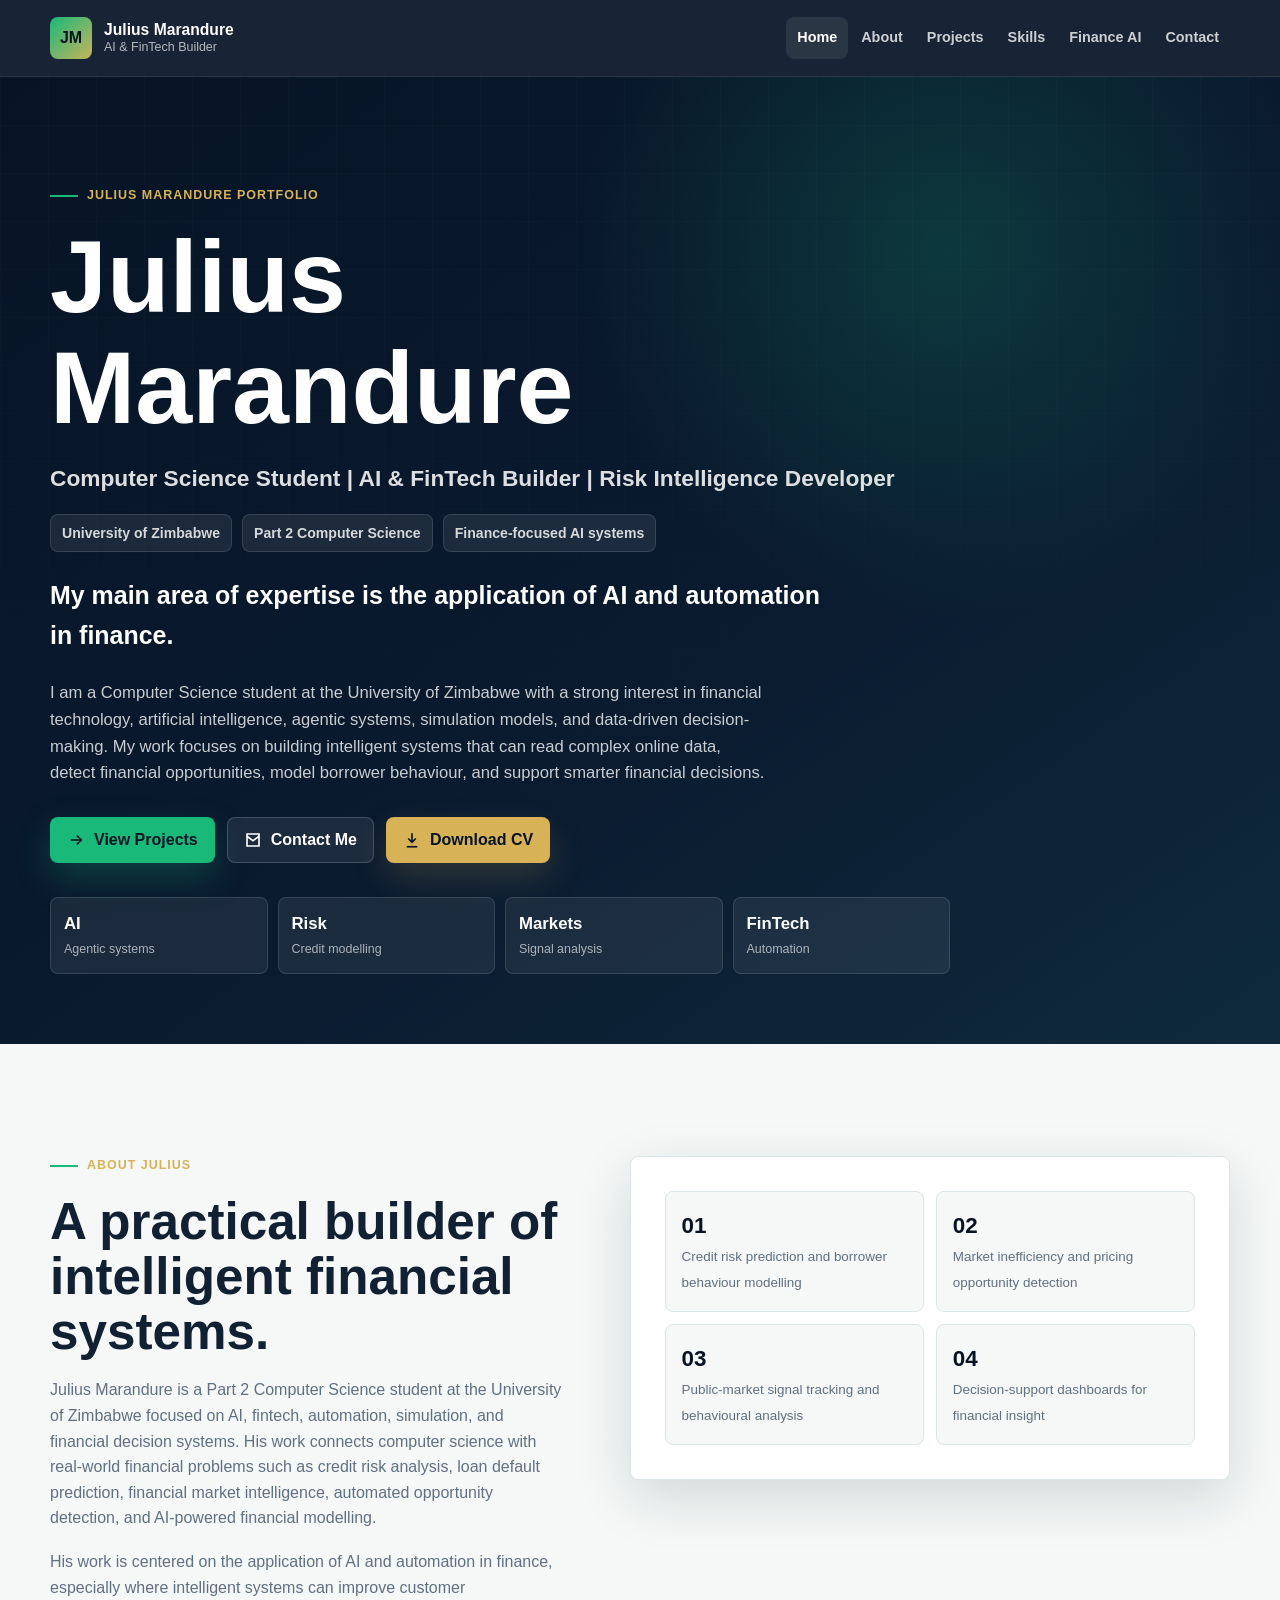
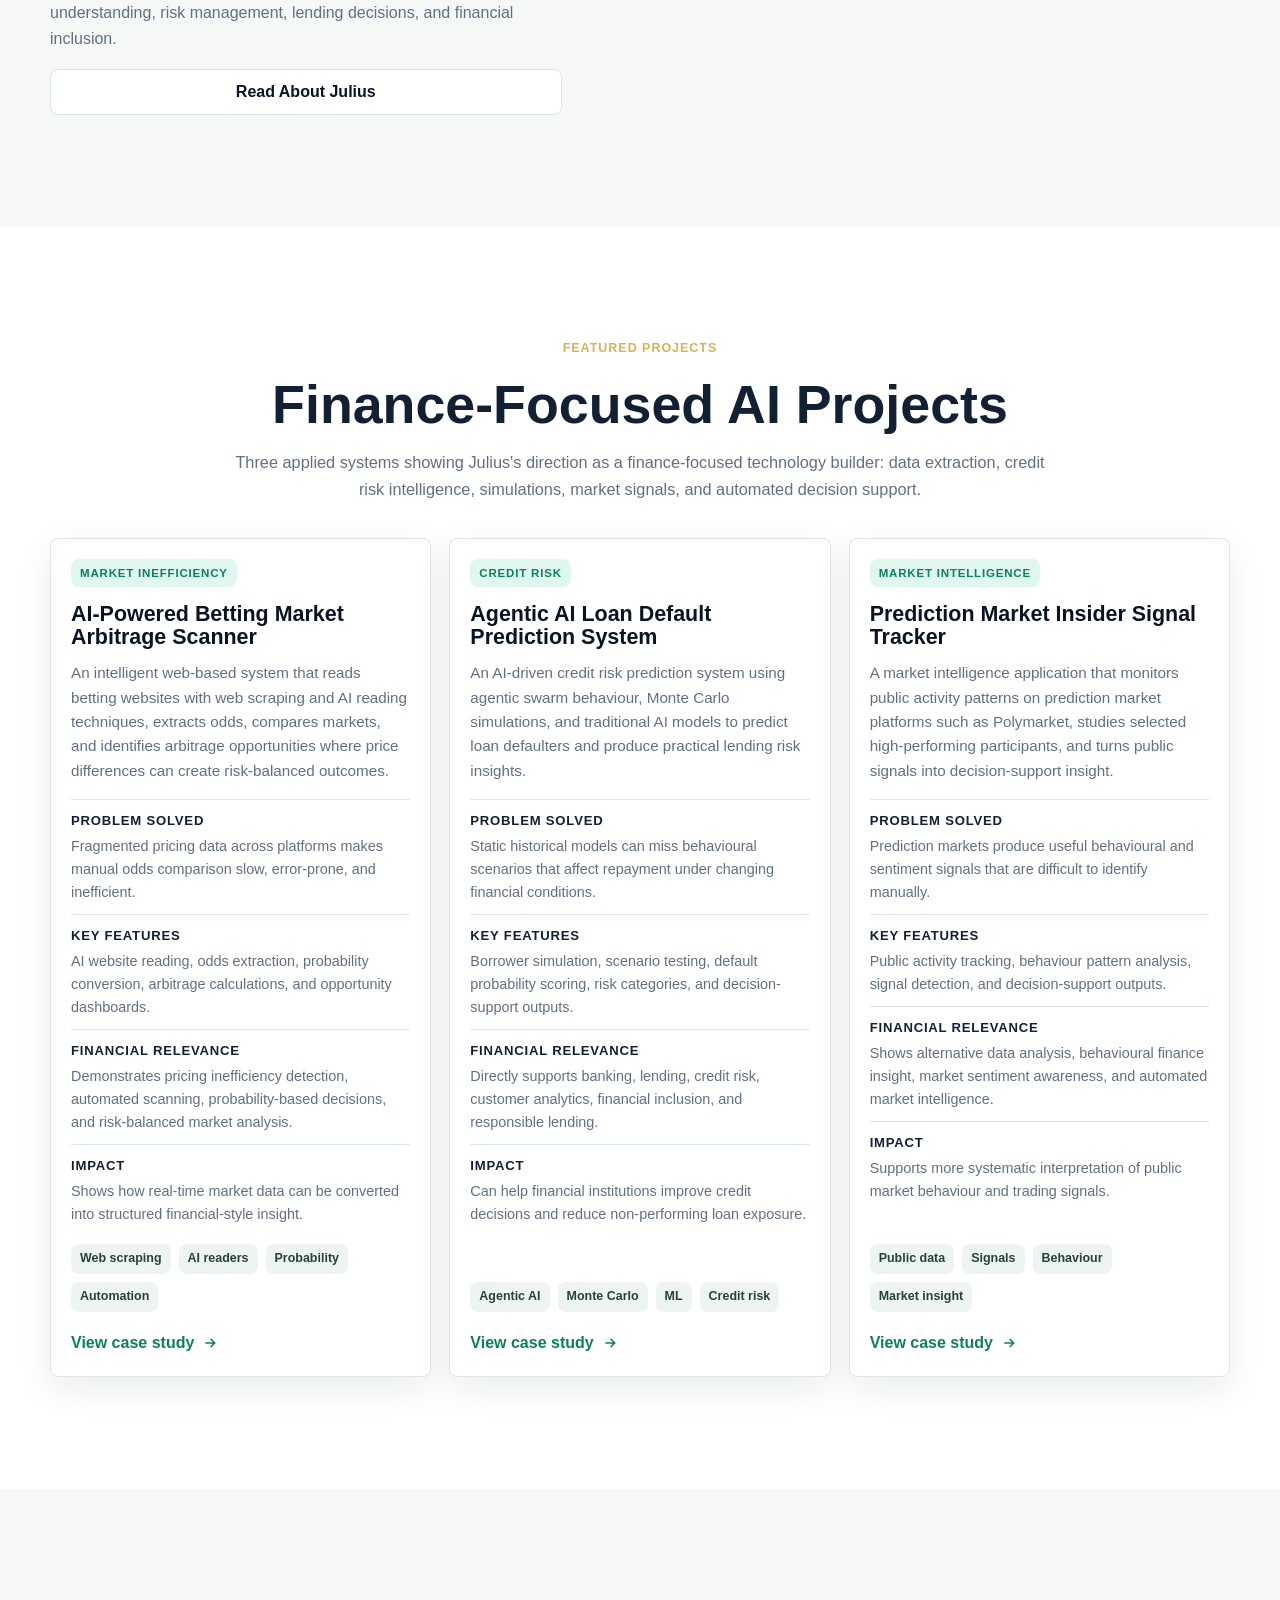
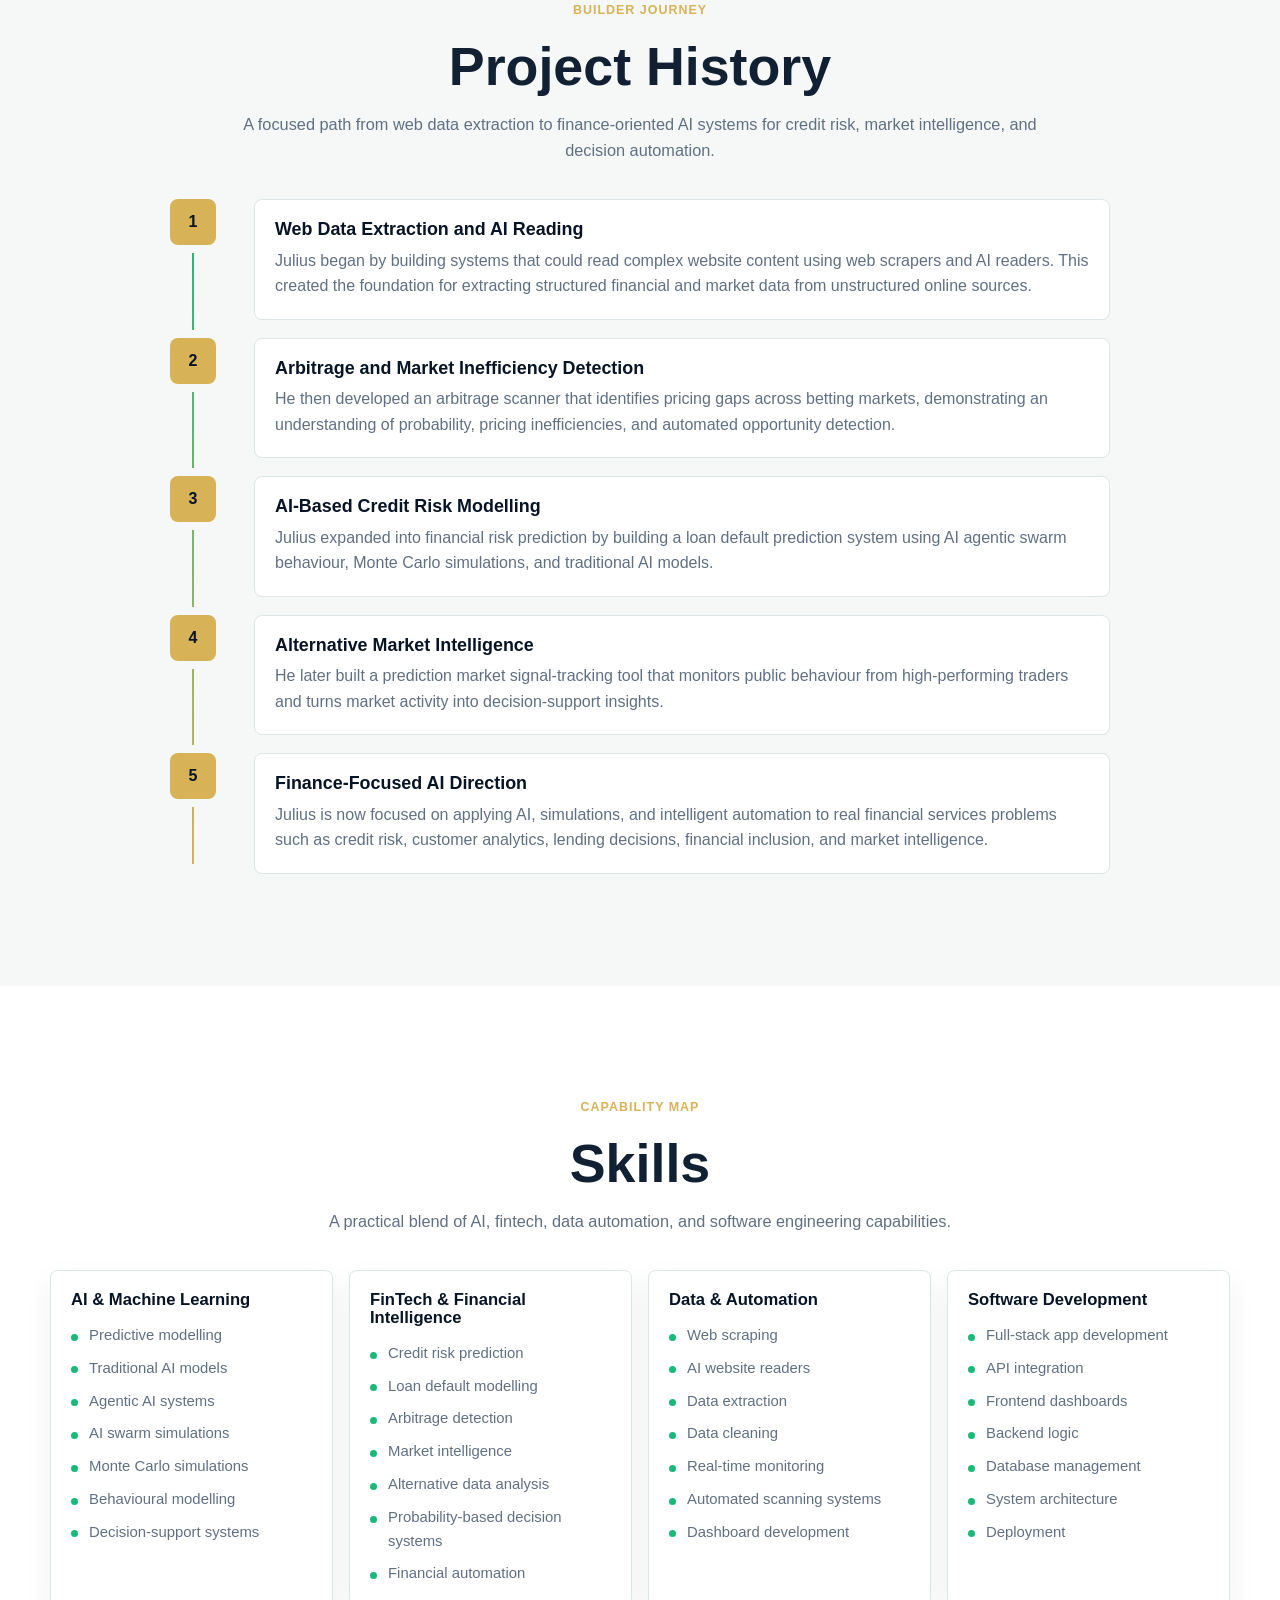
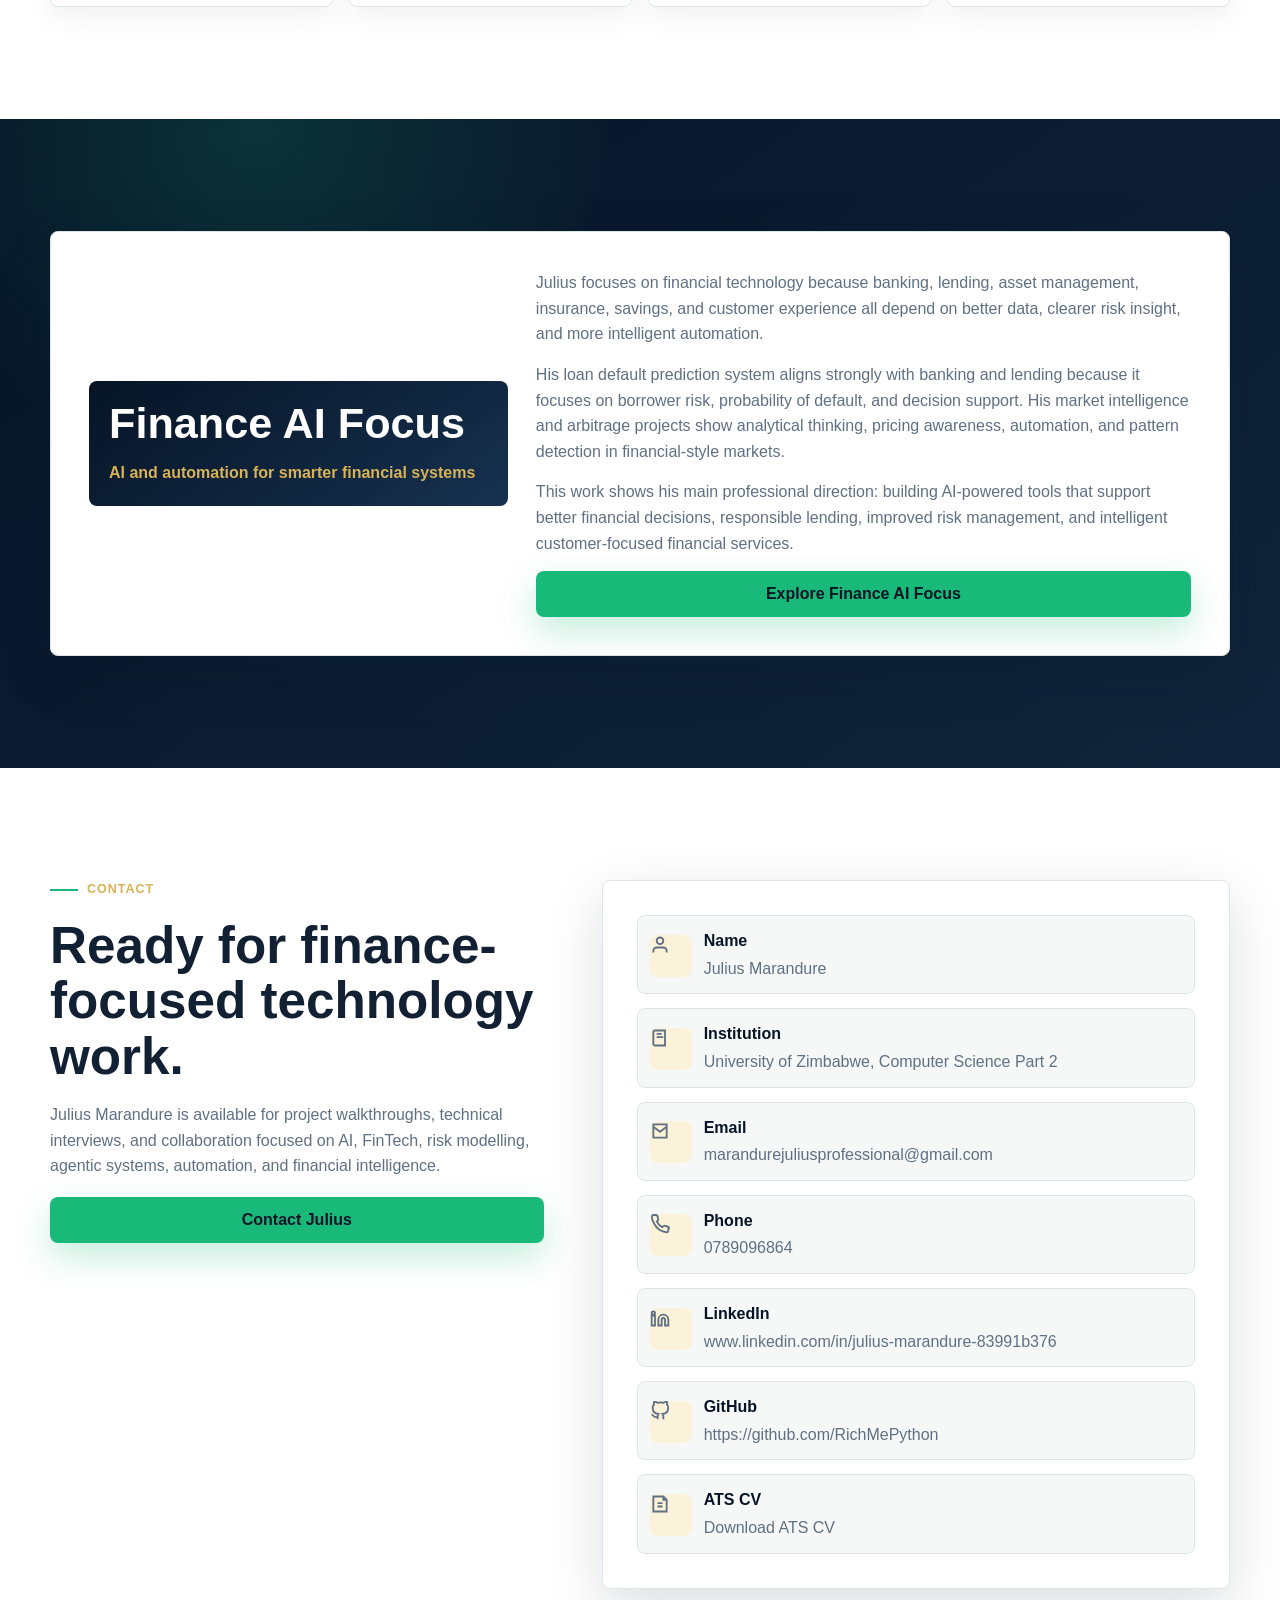
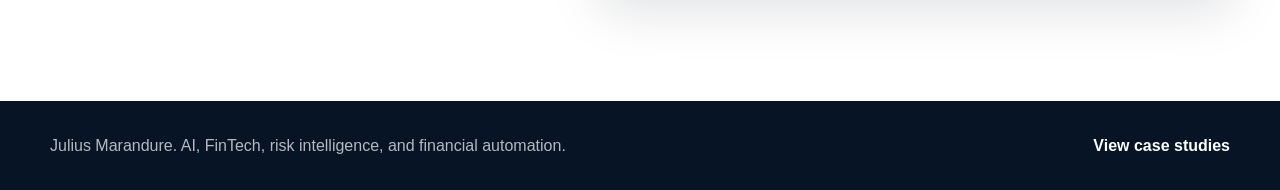
<file: index.html>
<!DOCTYPE html>
<html lang="en">
<head>
  <meta charset="UTF-8">
  <meta name="viewport" content="width=device-width, initial-scale=1.0">
  <meta name="description" content="Portfolio for Julius Marandure, a University of Zimbabwe Computer Science student building AI-powered financial intelligence, risk analysis, simulation, and fintech automation systems.">
  <title>Julius Marandure | AI & FinTech Builder</title>
  <link rel="icon" href="assets/favicon.svg" type="image/svg+xml">
  <link rel="stylesheet" href="assets/css/styles.css">
</head>
<body>
  <header class="site-header">
    <div class="container nav-wrap">
      <a class="brand" href="index.html" aria-label="Julius Marandure home">
        <span class="brand-mark">JM</span>
        <span class="brand-text">
          <strong>Julius Marandure</strong>
          <small>AI & FinTech Builder</small>
        </span>
      </a>
      <button class="nav-toggle" type="button" aria-label="Open navigation" aria-expanded="false">
        <svg viewBox="0 0 24 24" aria-hidden="true"><path d="M4 7h16M4 12h16M4 17h16"/></svg>
      </button>
      <nav class="site-nav" aria-label="Primary navigation">
        <a href="index.html">Home</a>
        <a href="about.html">About</a>
        <a href="projects.html">Projects</a>
        <a href="skills.html">Skills</a>
        <a href="finance-ai.html">Finance AI</a>
        <a href="contact.html">Contact</a>
      </nav>
    </div>
  </header>

  <main>
    <section class="hero">
      <div class="container hero-grid hero-grid-single">
        <div>
          <span class="eyebrow">Julius Marandure portfolio</span>
          <h1>Julius Marandure</h1>
          <p class="hero-title">Computer Science Student | AI & FinTech Builder | Risk Intelligence Developer</p>
          <div class="hero-meta">
            <span class="pill">University of Zimbabwe</span>
            <span class="pill">Part 2 Computer Science</span>
            <span class="pill">Finance-focused AI systems</span>
          </div>
          <p class="hero-headline">My main area of expertise is the application of AI and automation in finance.</p>
          <p class="hero-lead">I am a Computer Science student at the University of Zimbabwe with a strong interest in financial technology, artificial intelligence, agentic systems, simulation models, and data-driven decision-making. My work focuses on building intelligent systems that can read complex online data, detect financial opportunities, model borrower behaviour, and support smarter financial decisions.</p>
          <div class="cta-row">
            <a class="btn btn-primary" href="projects.html">
              <svg viewBox="0 0 24 24" aria-hidden="true"><path d="M5 12h14M13 6l6 6-6 6"/></svg>
              View Projects
            </a>
            <a class="btn btn-secondary" href="contact.html">
              <svg viewBox="0 0 24 24" aria-hidden="true"><path d="M4 4h16v16H4z"/><path d="m4 7 8 6 8-6"/></svg>
              Contact Me
            </a>
            <a class="btn btn-gold" href="assets/Julius-Marandure-CV-ATS.pdf" download>
              <svg viewBox="0 0 24 24" aria-hidden="true"><path d="M12 3v12"/><path d="m7 10 5 5 5-5"/><path d="M5 21h14"/></svg>
              Download CV
            </a>
          </div>
          <div class="hero-proof" aria-label="Portfolio focus areas">
            <div class="proof-item"><strong>AI</strong><span>Agentic systems</span></div>
            <div class="proof-item"><strong>Risk</strong><span>Credit modelling</span></div>
            <div class="proof-item"><strong>Markets</strong><span>Signal analysis</span></div>
            <div class="proof-item"><strong>FinTech</strong><span>Automation</span></div>
          </div>
        </div>

      </div>
    </section>

    <section class="section section-soft">
      <div class="container split-grid">
        <div class="split-copy reveal">
          <span class="eyebrow">About Julius</span>
          <h2>A practical builder of intelligent financial systems.</h2>
          <p>Julius Marandure is a Part 2 Computer Science student at the University of Zimbabwe focused on AI, fintech, automation, simulation, and financial decision systems. His work connects computer science with real-world financial problems such as credit risk analysis, loan default prediction, financial market intelligence, automated opportunity detection, and AI-powered financial modelling.</p>
          <p>His work is centered on the application of AI and automation in finance, especially where intelligent systems can improve customer understanding, risk management, lending decisions, and financial inclusion.</p>
          <a class="btn btn-light" href="about.html">Read About Julius</a>
        </div>
        <div class="profile-panel reveal">
          <div class="profile-grid">
            <div class="profile-stat"><strong>01</strong><span>Credit risk prediction and borrower behaviour modelling</span></div>
            <div class="profile-stat"><strong>02</strong><span>Market inefficiency and pricing opportunity detection</span></div>
            <div class="profile-stat"><strong>03</strong><span>Public-market signal tracking and behavioural analysis</span></div>
            <div class="profile-stat"><strong>04</strong><span>Decision-support dashboards for financial insight</span></div>
          </div>
        </div>
      </div>
    </section>

    <section class="section" id="projects">
      <div class="container">
        <div class="section-head center reveal">
          <span class="eyebrow">Featured projects</span>
          <h2>Finance-Focused AI Projects</h2>
          <p>Three applied systems showing Julius's direction as a finance-focused technology builder: data extraction, credit risk intelligence, simulations, market signals, and automated decision support.</p>
        </div>
        <div class="project-grid">
          <article class="project-card reveal">
            <span class="project-kicker">Market inefficiency</span>
            <h3>AI-Powered Betting Market Arbitrage Scanner</h3>
            <p>An intelligent web-based system that reads betting websites with web scraping and AI reading techniques, extracts odds, compares markets, and identifies arbitrage opportunities where price differences can create risk-balanced outcomes.</p>
            <div class="project-detail-list">
              <div><strong>Problem solved</strong><span>Fragmented pricing data across platforms makes manual odds comparison slow, error-prone, and inefficient.</span></div>
              <div><strong>Key features</strong><span>AI website reading, odds extraction, probability conversion, arbitrage calculations, and opportunity dashboards.</span></div>
              <div><strong>Financial relevance</strong><span>Demonstrates pricing inefficiency detection, automated scanning, probability-based decisions, and risk-balanced market analysis.</span></div>
              <div><strong>Impact</strong><span>Shows how real-time market data can be converted into structured financial-style insight.</span></div>
            </div>
            <div class="tag-list">
              <span class="tag">Web scraping</span><span class="tag">AI readers</span><span class="tag">Probability</span><span class="tag">Automation</span>
            </div>
            <a class="card-link" href="case-studies/arbitrage-scanner.html">View case study <svg viewBox="0 0 24 24" aria-hidden="true"><path d="M5 12h14M13 6l6 6-6 6"/></svg></a>
          </article>

          <article class="project-card reveal">
            <span class="project-kicker">Credit risk</span>
            <h3>Agentic AI Loan Default Prediction System</h3>
            <p>An AI-driven credit risk prediction system using agentic swarm behaviour, Monte Carlo simulations, and traditional AI models to predict loan defaulters and produce practical lending risk insights.</p>
            <div class="project-detail-list">
              <div><strong>Problem solved</strong><span>Static historical models can miss behavioural scenarios that affect repayment under changing financial conditions.</span></div>
              <div><strong>Key features</strong><span>Borrower simulation, scenario testing, default probability scoring, risk categories, and decision-support outputs.</span></div>
              <div><strong>Financial relevance</strong><span>Directly supports banking, lending, credit risk, customer analytics, financial inclusion, and responsible lending.</span></div>
              <div><strong>Impact</strong><span>Can help financial institutions improve credit decisions and reduce non-performing loan exposure.</span></div>
            </div>
            <div class="tag-list">
              <span class="tag">Agentic AI</span><span class="tag">Monte Carlo</span><span class="tag">ML</span><span class="tag">Credit risk</span>
            </div>
            <a class="card-link" href="case-studies/loan-default-prediction.html">View case study <svg viewBox="0 0 24 24" aria-hidden="true"><path d="M5 12h14M13 6l6 6-6 6"/></svg></a>
          </article>

          <article class="project-card reveal">
            <span class="project-kicker">Market intelligence</span>
            <h3>Prediction Market Insider Signal Tracker</h3>
            <p>A market intelligence application that monitors public activity patterns on prediction market platforms such as Polymarket, studies selected high-performing participants, and turns public signals into decision-support insight.</p>
            <div class="project-detail-list">
              <div><strong>Problem solved</strong><span>Prediction markets produce useful behavioural and sentiment signals that are difficult to identify manually.</span></div>
              <div><strong>Key features</strong><span>Public activity tracking, behaviour pattern analysis, signal detection, and decision-support outputs.</span></div>
              <div><strong>Financial relevance</strong><span>Shows alternative data analysis, behavioural finance insight, market sentiment awareness, and automated market intelligence.</span></div>
              <div><strong>Impact</strong><span>Supports more systematic interpretation of public market behaviour and trading signals.</span></div>
            </div>
            <div class="tag-list">
              <span class="tag">Public data</span><span class="tag">Signals</span><span class="tag">Behaviour</span><span class="tag">Market insight</span>
            </div>
            <a class="card-link" href="case-studies/market-signal-tracker.html">View case study <svg viewBox="0 0 24 24" aria-hidden="true"><path d="M5 12h14M13 6l6 6-6 6"/></svg></a>
          </article>
        </div>
      </div>
    </section>

    <section class="section section-soft">
      <div class="container">
        <div class="section-head center reveal">
          <span class="eyebrow">Builder journey</span>
          <h2>Project History</h2>
          <p>A focused path from web data extraction to finance-oriented AI systems for credit risk, market intelligence, and decision automation.</p>
        </div>
        <div class="timeline">
          <article class="timeline-item reveal"><span class="timeline-step">1</span><div class="timeline-content"><h3>Web Data Extraction and AI Reading</h3><p>Julius began by building systems that could read complex website content using web scrapers and AI readers. This created the foundation for extracting structured financial and market data from unstructured online sources.</p></div></article>
          <article class="timeline-item reveal"><span class="timeline-step">2</span><div class="timeline-content"><h3>Arbitrage and Market Inefficiency Detection</h3><p>He then developed an arbitrage scanner that identifies pricing gaps across betting markets, demonstrating an understanding of probability, pricing inefficiencies, and automated opportunity detection.</p></div></article>
          <article class="timeline-item reveal"><span class="timeline-step">3</span><div class="timeline-content"><h3>AI-Based Credit Risk Modelling</h3><p>Julius expanded into financial risk prediction by building a loan default prediction system using AI agentic swarm behaviour, Monte Carlo simulations, and traditional AI models.</p></div></article>
          <article class="timeline-item reveal"><span class="timeline-step">4</span><div class="timeline-content"><h3>Alternative Market Intelligence</h3><p>He later built a prediction market signal-tracking tool that monitors public behaviour from high-performing traders and turns market activity into decision-support insights.</p></div></article>
          <article class="timeline-item reveal"><span class="timeline-step">5</span><div class="timeline-content"><h3>Finance-Focused AI Direction</h3><p>Julius is now focused on applying AI, simulations, and intelligent automation to real financial services problems such as credit risk, customer analytics, lending decisions, financial inclusion, and market intelligence.</p></div></article>
        </div>
      </div>
    </section>

    <section class="section">
      <div class="container">
        <div class="section-head center reveal">
          <span class="eyebrow">Capability map</span>
          <h2>Skills</h2>
          <p>A practical blend of AI, fintech, data automation, and software engineering capabilities.</p>
        </div>
        <div class="skills-grid">
          <div class="skill-group reveal"><h3>AI & Machine Learning</h3><ul><li>Predictive modelling</li><li>Traditional AI models</li><li>Agentic AI systems</li><li>AI swarm simulations</li><li>Monte Carlo simulations</li><li>Behavioural modelling</li><li>Decision-support systems</li></ul></div>
          <div class="skill-group reveal"><h3>FinTech & Financial Intelligence</h3><ul><li>Credit risk prediction</li><li>Loan default modelling</li><li>Arbitrage detection</li><li>Market intelligence</li><li>Alternative data analysis</li><li>Probability-based decision systems</li><li>Financial automation</li></ul></div>
          <div class="skill-group reveal"><h3>Data & Automation</h3><ul><li>Web scraping</li><li>AI website readers</li><li>Data extraction</li><li>Data cleaning</li><li>Real-time monitoring</li><li>Automated scanning systems</li><li>Dashboard development</li></ul></div>
          <div class="skill-group reveal"><h3>Software Development</h3><ul><li>Full-stack app development</li><li>API integration</li><li>Frontend dashboards</li><li>Backend logic</li><li>Database management</li><li>System architecture</li><li>Deployment</li></ul></div>
        </div>
      </div>
    </section>

    <section class="section section-dark">
      <div class="container">
        <div class="alignment-panel reveal">
          <div class="alignment-badge">
            <strong>Finance AI Focus</strong>
            <span>AI and automation for smarter financial systems</span>
          </div>
          <div class="alignment-copy">
            <p>Julius focuses on financial technology because banking, lending, asset management, insurance, savings, and customer experience all depend on better data, clearer risk insight, and more intelligent automation.</p>
            <p>His loan default prediction system aligns strongly with banking and lending because it focuses on borrower risk, probability of default, and decision support. His market intelligence and arbitrage projects show analytical thinking, pricing awareness, automation, and pattern detection in financial-style markets.</p>
            <p>This work shows his main professional direction: building AI-powered tools that support better financial decisions, responsible lending, improved risk management, and intelligent customer-focused financial services.</p>
            <a class="btn btn-primary" href="finance-ai.html">Explore Finance AI Focus</a>
          </div>
        </div>
      </div>
    </section>

    <section class="section">
      <div class="container contact-grid">
        <div class="split-copy reveal">
          <span class="eyebrow">Contact</span>
          <h2>Ready for finance-focused technology work.</h2>
          <p>Julius Marandure is available for project walkthroughs, technical interviews, and collaboration focused on AI, FinTech, risk modelling, agentic systems, automation, and financial intelligence.</p>
          <a class="btn btn-primary" href="contact.html">Contact Julius</a>
        </div>
        <div class="contact-panel reveal">
          <div class="contact-list">
            <div class="contact-item"><span class="contact-icon"><svg viewBox="0 0 24 24" aria-hidden="true"><path d="M20 21v-2a4 4 0 0 0-4-4H8a4 4 0 0 0-4 4v2"/><path d="M12 11a4 4 0 1 0 0-8 4 4 0 0 0 0 8Z"/></svg></span><div><strong>Name</strong><span>Julius Marandure</span></div></div>
            <div class="contact-item"><span class="contact-icon"><svg viewBox="0 0 24 24" aria-hidden="true"><path d="M4 19.5V5a2 2 0 0 1 2-2h12v18H6a2 2 0 0 1-2-1.5Z"/><path d="M8 7h6M8 11h8"/></svg></span><div><strong>Institution</strong><span>University of Zimbabwe, Computer Science Part 2</span></div></div>
            <div class="contact-item"><span class="contact-icon"><svg viewBox="0 0 24 24" aria-hidden="true"><path d="M4 4h16v16H4z"/><path d="m4 7 8 6 8-6"/></svg></span><div><strong>Email</strong><a href="mailto:marandurejuliusprofessional@gmail.com">marandurejuliusprofessional@gmail.com</a></div></div>
            <div class="contact-item"><span class="contact-icon"><svg viewBox="0 0 24 24" aria-hidden="true"><path d="M22 16.9v3a2 2 0 0 1-2.2 2 19.8 19.8 0 0 1-8.6-3.1A19.5 19.5 0 0 1 5.2 12a19.8 19.8 0 0 1-3.1-8.6A2 2 0 0 1 4.1 1.2h3a2 2 0 0 1 2 1.7c.1 1 .3 1.9.7 2.8a2 2 0 0 1-.4 2.1L8.1 9.1a16 16 0 0 0 6.8 6.8l1.3-1.3a2 2 0 0 1 2.1-.4c.9.4 1.8.6 2.8.7a2 2 0 0 1 1.7 2Z"/></svg></span><div><strong>Phone</strong><a href="tel:+263789096864">0789096864</a></div></div>
            <div class="contact-item"><span class="contact-icon"><svg viewBox="0 0 24 24" aria-hidden="true"><path d="M16 8a6 6 0 0 1 6 6v7h-4v-7a2 2 0 0 0-4 0v7h-4v-7a6 6 0 0 1 6-6Z"/><path d="M2 9h4v12H2z"/><path d="M4 4a2 2 0 1 0 0 4 2 2 0 0 0 0-4Z"/></svg></span><div><strong>LinkedIn</strong><a href="https://www.linkedin.com/in/julius-marandure-83991b376">www.linkedin.com/in/julius-marandure-83991b376</a></div></div>
            <div class="contact-item"><span class="contact-icon"><svg viewBox="0 0 24 24" aria-hidden="true"><path d="M9 19c-5 1.5-5-2.5-7-3m14 6v-3.9a3.4 3.4 0 0 0-1-2.6c3.3-.4 6.8-1.6 6.8-7.2A5.6 5.6 0 0 0 20.3 4 5.2 5.2 0 0 0 20.2.7s-1.2-.4-4 1.5a13.6 13.6 0 0 0-7.3 0C6.1.3 4.9.7 4.9.7A5.2 5.2 0 0 0 4.8 4 5.6 5.6 0 0 0 3.3 8.3c0 5.6 3.5 6.8 6.8 7.2a3 3 0 0 0-.9 2.1V22"/></svg></span><div><strong>GitHub</strong><a href="https://github.com/RichMePython">https://github.com/RichMePython</a></div></div>
            <div class="contact-item"><span class="contact-icon"><svg viewBox="0 0 24 24" aria-hidden="true"><path d="M9 11h6M9 15h6M8 3h8l4 4v14H4V3h4Z"/><path d="M16 3v4h4"/></svg></span><div><strong>ATS CV</strong><a href="assets/Julius-Marandure-CV-ATS.pdf" download>Download ATS CV</a></div></div>
          </div>
        </div>
      </div>
    </section>
  </main>

  <footer class="footer">
    <div class="container footer-inner">
      <p>Julius Marandure. AI, FinTech, risk intelligence, and financial automation.</p>
      <a href="projects.html">View case studies</a>
    </div>
  </footer>
  <div class="toast" role="status" aria-live="polite"></div>
  <script src="assets/js/main.js"></script>
</body>
</html>
</file>
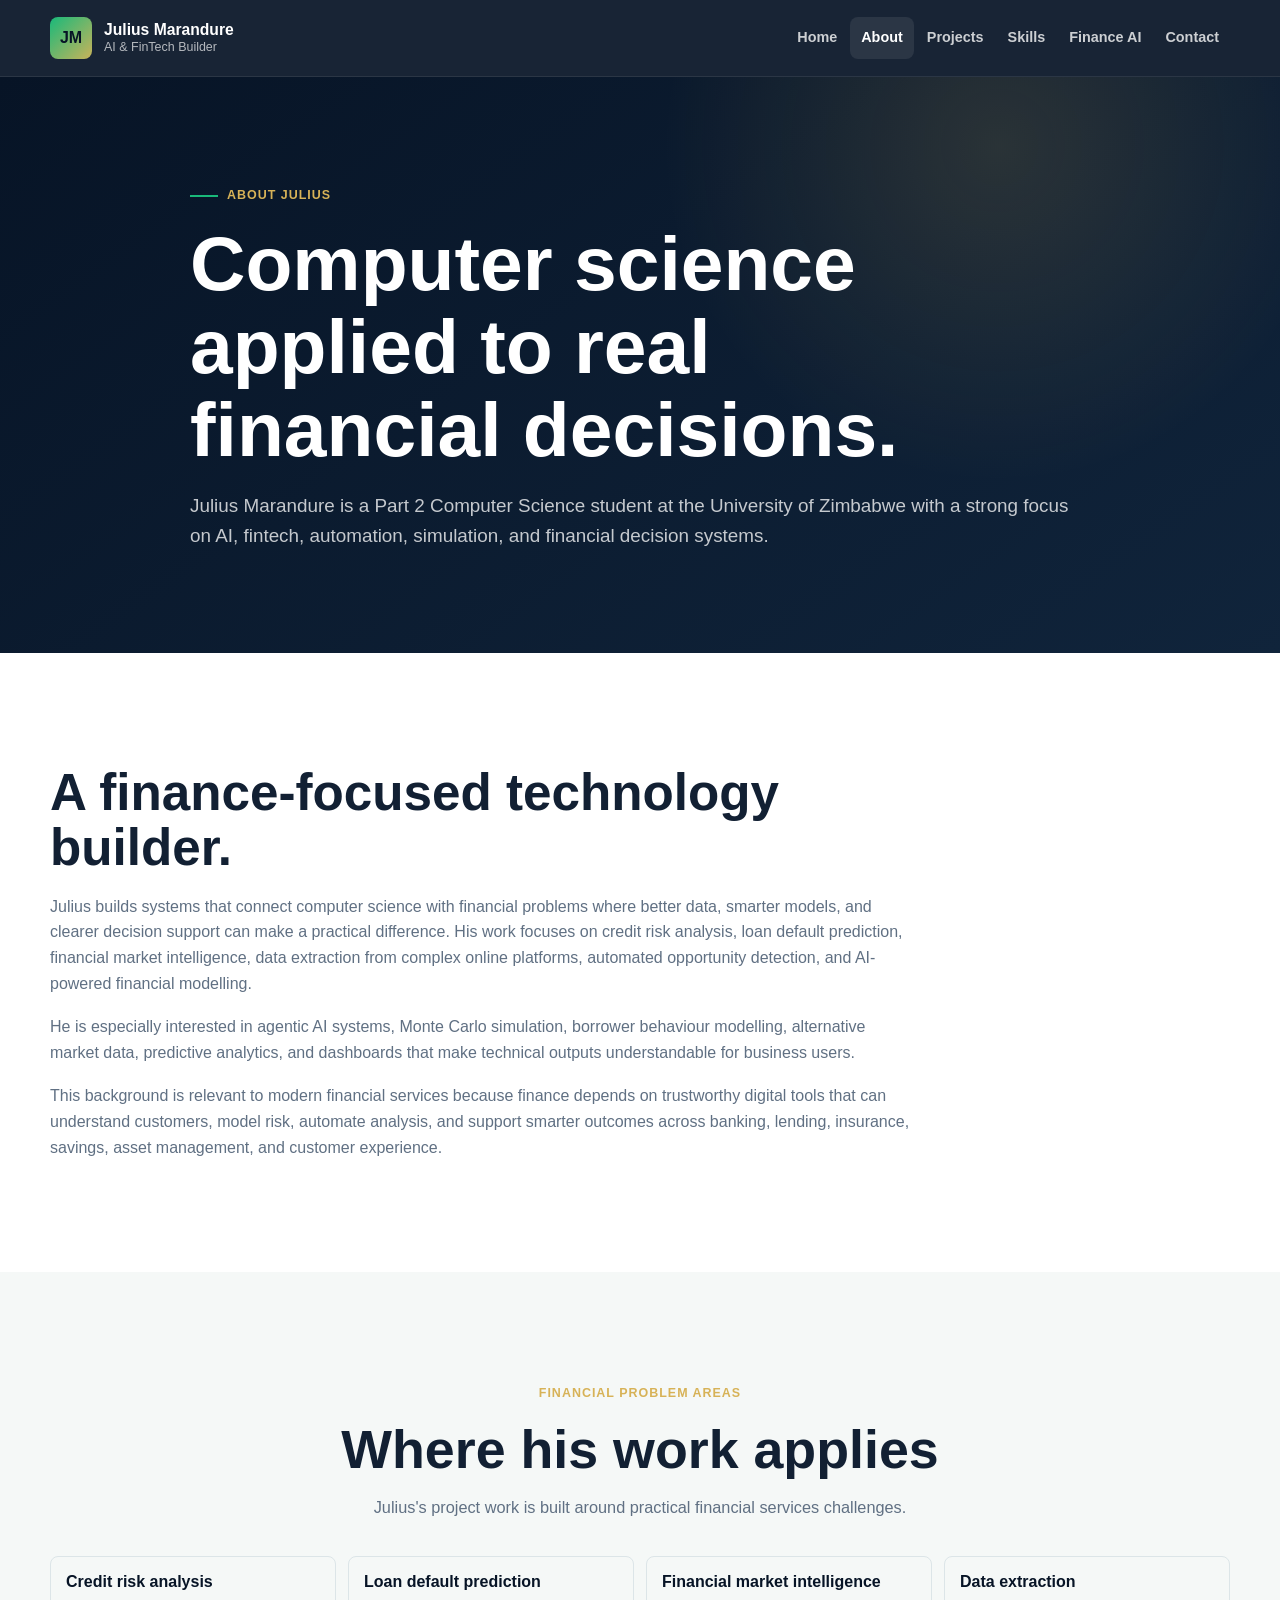
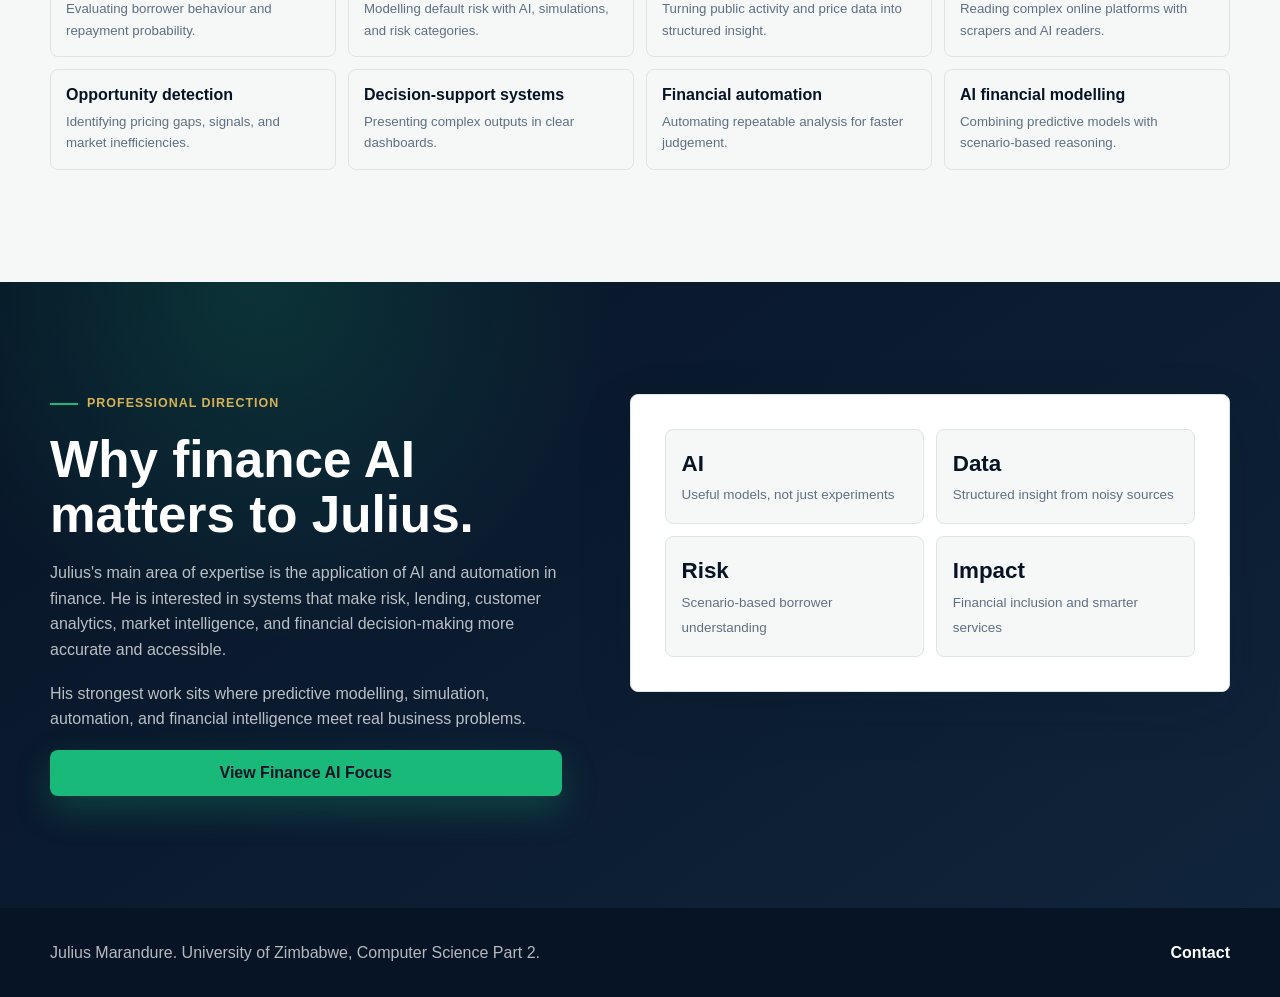
<file: about.html>
<!DOCTYPE html>
<html lang="en">
<head>
  <meta charset="UTF-8">
  <meta name="viewport" content="width=device-width, initial-scale=1.0">
  <meta name="description" content="About Julius Marandure, a University of Zimbabwe Computer Science student focused on AI, fintech, automation, simulation, and financial decision systems.">
  <title>About | Julius Marandure</title>
  <link rel="icon" href="assets/favicon.svg" type="image/svg+xml">
  <link rel="stylesheet" href="assets/css/styles.css">
</head>
<body>
  <header class="site-header">
    <div class="container nav-wrap">
      <a class="brand" href="index.html" aria-label="Julius Marandure home">
        <span class="brand-mark">JM</span>
        <span class="brand-text"><strong>Julius Marandure</strong><small>AI & FinTech Builder</small></span>
      </a>
      <button class="nav-toggle" type="button" aria-label="Open navigation" aria-expanded="false"><svg viewBox="0 0 24 24" aria-hidden="true"><path d="M4 7h16M4 12h16M4 17h16"/></svg></button>
      <nav class="site-nav" aria-label="Primary navigation">
        <a href="index.html">Home</a><a href="about.html">About</a><a href="projects.html">Projects</a><a href="skills.html">Skills</a><a href="finance-ai.html">Finance AI</a><a href="contact.html">Contact</a>
      </nav>
    </div>
  </header>

  <main>
    <section class="page-hero">
      <div class="container page-hero-inner">
        <span class="eyebrow">About Julius</span>
        <h1>Computer science applied to real financial decisions.</h1>
        <p>Julius Marandure is a Part 2 Computer Science student at the University of Zimbabwe with a strong focus on AI, fintech, automation, simulation, and financial decision systems.</p>
      </div>
    </section>

    <section class="section">
      <div class="container split-grid split-grid-narrow">
        <div class="split-copy reveal">
          <h2>A finance-focused technology builder.</h2>
          <p>Julius builds systems that connect computer science with financial problems where better data, smarter models, and clearer decision support can make a practical difference. His work focuses on credit risk analysis, loan default prediction, financial market intelligence, data extraction from complex online platforms, automated opportunity detection, and AI-powered financial modelling.</p>
          <p>He is especially interested in agentic AI systems, Monte Carlo simulation, borrower behaviour modelling, alternative market data, predictive analytics, and dashboards that make technical outputs understandable for business users.</p>
          <p>This background is relevant to modern financial services because finance depends on trustworthy digital tools that can understand customers, model risk, automate analysis, and support smarter outcomes across banking, lending, insurance, savings, asset management, and customer experience.</p>
        </div>
      </div>
    </section>

    <section class="section section-soft">
      <div class="container">
        <div class="section-head center reveal">
          <span class="eyebrow">Financial problem areas</span>
          <h2>Where his work applies</h2>
          <p>Julius's project work is built around practical financial services challenges.</p>
        </div>
        <div class="focus-grid">
          <div class="focus-tile reveal"><strong>Credit risk analysis</strong><span>Evaluating borrower behaviour and repayment probability.</span></div>
          <div class="focus-tile reveal"><strong>Loan default prediction</strong><span>Modelling default risk with AI, simulations, and risk categories.</span></div>
          <div class="focus-tile reveal"><strong>Financial market intelligence</strong><span>Turning public activity and price data into structured insight.</span></div>
          <div class="focus-tile reveal"><strong>Data extraction</strong><span>Reading complex online platforms with scrapers and AI readers.</span></div>
          <div class="focus-tile reveal"><strong>Opportunity detection</strong><span>Identifying pricing gaps, signals, and market inefficiencies.</span></div>
          <div class="focus-tile reveal"><strong>Decision-support systems</strong><span>Presenting complex outputs in clear dashboards.</span></div>
          <div class="focus-tile reveal"><strong>Financial automation</strong><span>Automating repeatable analysis for faster judgement.</span></div>
          <div class="focus-tile reveal"><strong>AI financial modelling</strong><span>Combining predictive models with scenario-based reasoning.</span></div>
        </div>
      </div>
    </section>

    <section class="section section-dark">
      <div class="container split-grid">
        <div class="split-copy reveal">
          <span class="eyebrow">Professional direction</span>
          <h2>Why finance AI matters to Julius.</h2>
          <p>Julius's main area of expertise is the application of AI and automation in finance. He is interested in systems that make risk, lending, customer analytics, market intelligence, and financial decision-making more accurate and accessible.</p>
          <p>His strongest work sits where predictive modelling, simulation, automation, and financial intelligence meet real business problems.</p>
          <a class="btn btn-primary" href="finance-ai.html">View Finance AI Focus</a>
        </div>
        <div class="profile-panel reveal">
          <div class="profile-grid">
            <div class="profile-stat"><strong>AI</strong><span>Useful models, not just experiments</span></div>
            <div class="profile-stat"><strong>Data</strong><span>Structured insight from noisy sources</span></div>
            <div class="profile-stat"><strong>Risk</strong><span>Scenario-based borrower understanding</span></div>
            <div class="profile-stat"><strong>Impact</strong><span>Financial inclusion and smarter services</span></div>
          </div>
        </div>
      </div>
    </section>
  </main>

  <footer class="footer">
    <div class="container footer-inner">
      <p>Julius Marandure. University of Zimbabwe, Computer Science Part 2.</p>
      <a href="contact.html">Contact</a>
    </div>
  </footer>
  <div class="toast" role="status" aria-live="polite"></div>
  <script src="assets/js/main.js"></script>
</body>
</html>
</file>
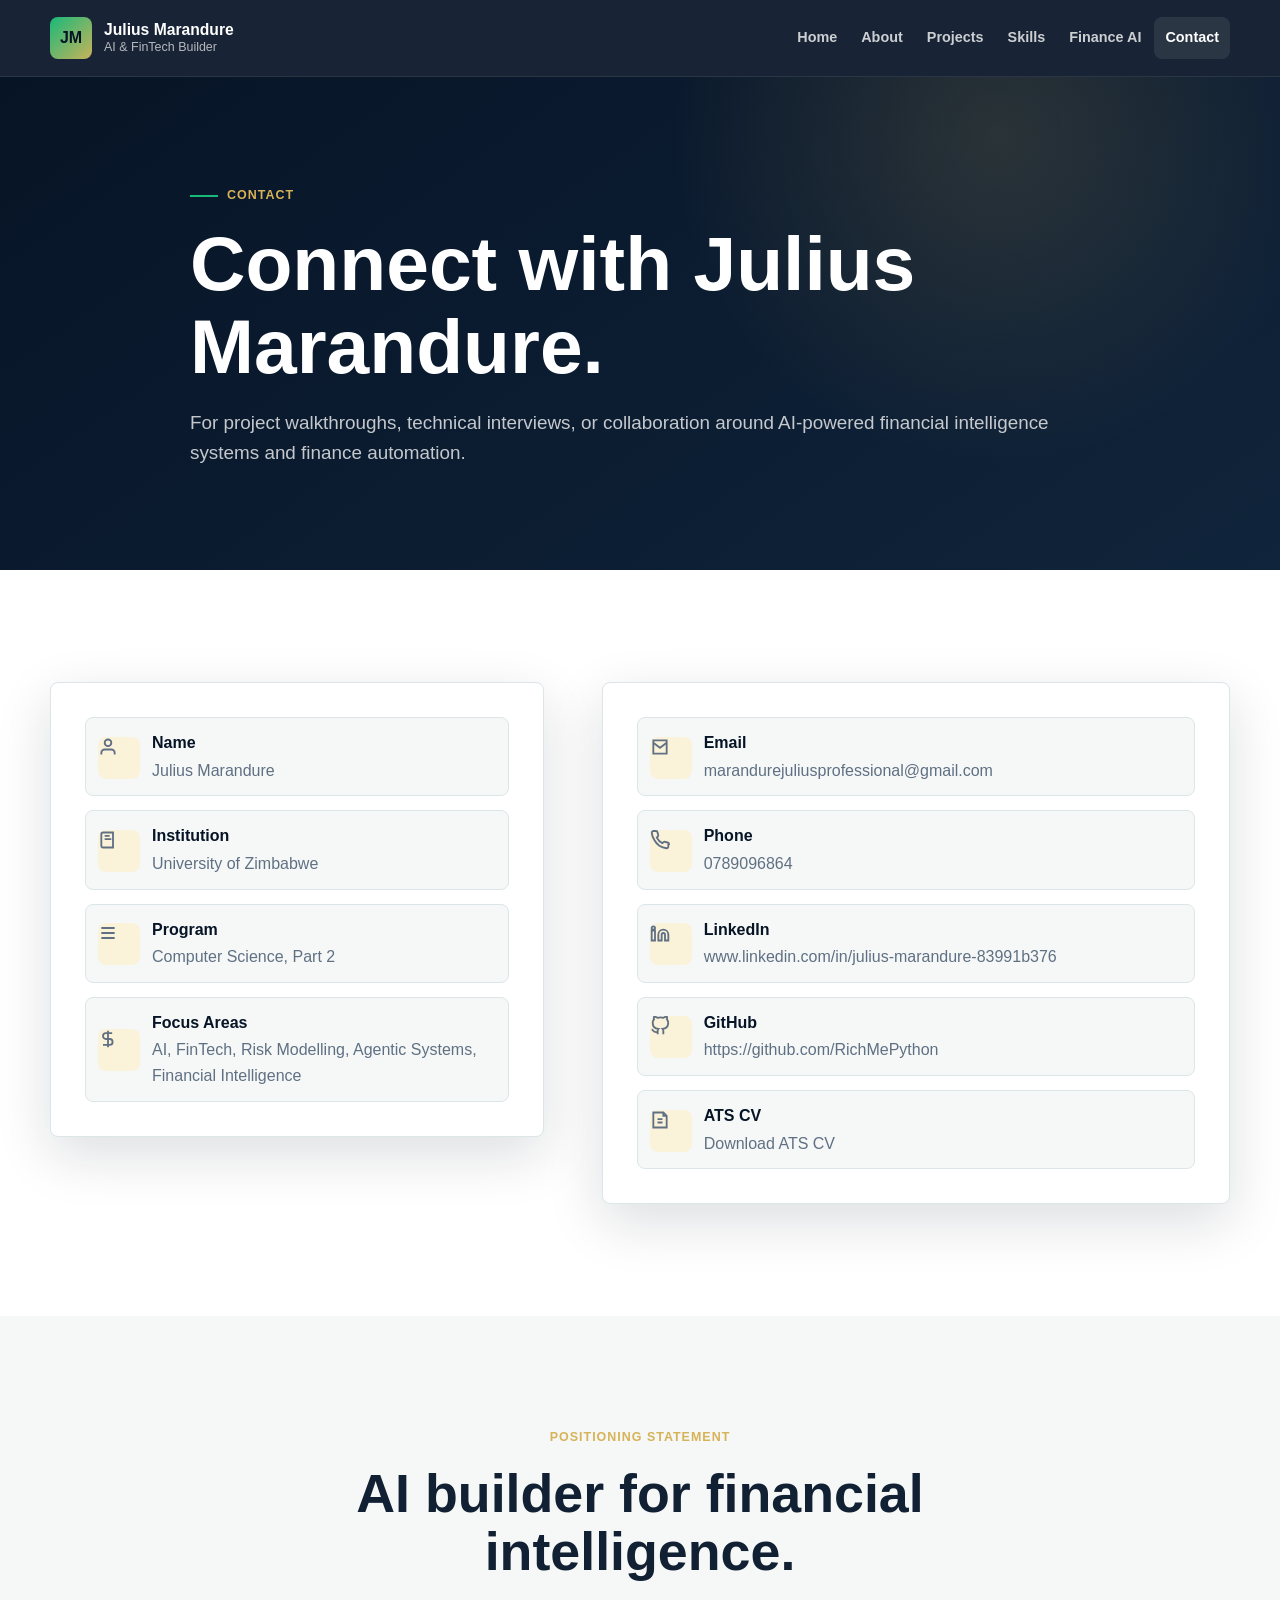
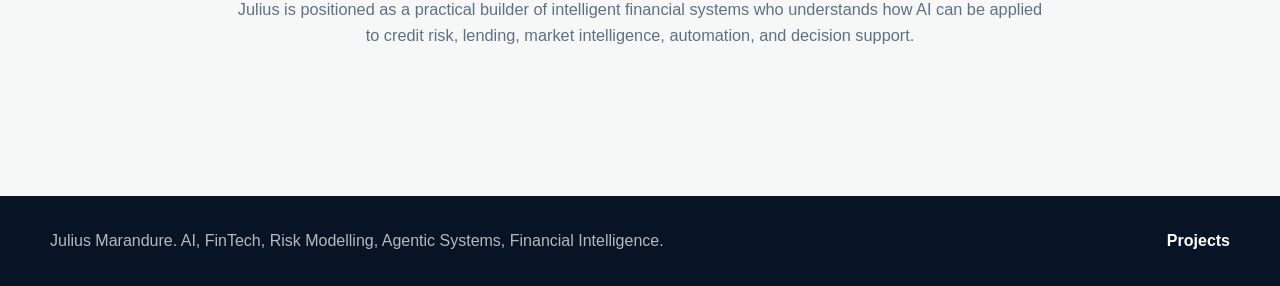
<file: contact.html>
<!DOCTYPE html>
<html lang="en">
<head>
  <meta charset="UTF-8">
  <meta name="viewport" content="width=device-width, initial-scale=1.0">
  <meta name="description" content="Contact details for Julius Marandure, University of Zimbabwe Computer Science student focused on AI, FinTech, risk modelling, agentic systems, and financial intelligence.">
  <title>Contact | Julius Marandure</title>
  <link rel="icon" href="assets/favicon.svg" type="image/svg+xml">
  <link rel="stylesheet" href="assets/css/styles.css">
</head>
<body>
  <header class="site-header">
    <div class="container nav-wrap">
      <a class="brand" href="index.html" aria-label="Julius Marandure home">
        <span class="brand-mark">JM</span>
        <span class="brand-text"><strong>Julius Marandure</strong><small>AI & FinTech Builder</small></span>
      </a>
      <button class="nav-toggle" type="button" aria-label="Open navigation" aria-expanded="false"><svg viewBox="0 0 24 24" aria-hidden="true"><path d="M4 7h16M4 12h16M4 17h16"/></svg></button>
      <nav class="site-nav" aria-label="Primary navigation">
        <a href="index.html">Home</a><a href="about.html">About</a><a href="projects.html">Projects</a><a href="skills.html">Skills</a><a href="finance-ai.html">Finance AI</a><a href="contact.html">Contact</a>
      </nav>
    </div>
  </header>

  <main>
    <section class="page-hero">
      <div class="container page-hero-inner">
        <span class="eyebrow">Contact</span>
        <h1>Connect with Julius Marandure.</h1>
        <p>For project walkthroughs, technical interviews, or collaboration around AI-powered financial intelligence systems and finance automation.</p>
      </div>
    </section>

    <section class="section">
      <div class="container contact-grid">
        <div class="contact-panel reveal">
          <div class="contact-list">
            <div class="contact-item">
              <span class="contact-icon"><svg viewBox="0 0 24 24" aria-hidden="true"><path d="M20 21v-2a4 4 0 0 0-4-4H8a4 4 0 0 0-4 4v2"/><path d="M12 11a4 4 0 1 0 0-8 4 4 0 0 0 0 8Z"/></svg></span>
              <div><strong>Name</strong><span>Julius Marandure</span></div>
            </div>
            <div class="contact-item">
              <span class="contact-icon"><svg viewBox="0 0 24 24" aria-hidden="true"><path d="M4 19.5V5a2 2 0 0 1 2-2h12v18H6a2 2 0 0 1-2-1.5Z"/><path d="M8 7h6M8 11h8"/></svg></span>
              <div><strong>Institution</strong><span>University of Zimbabwe</span></div>
            </div>
            <div class="contact-item">
              <span class="contact-icon"><svg viewBox="0 0 24 24" aria-hidden="true"><path d="M4 6h16M4 12h16M4 18h16"/></svg></span>
              <div><strong>Program</strong><span>Computer Science, Part 2</span></div>
            </div>
            <div class="contact-item">
              <span class="contact-icon"><svg viewBox="0 0 24 24" aria-hidden="true"><path d="M12 2v20M17 5H9.5a3.5 3.5 0 0 0 0 7H14a3.5 3.5 0 0 1 0 7H6"/></svg></span>
              <div><strong>Focus Areas</strong><span>AI, FinTech, Risk Modelling, Agentic Systems, Financial Intelligence</span></div>
            </div>
          </div>
        </div>

        <div class="contact-panel reveal">
          <div class="contact-list">
            <div class="contact-item">
              <span class="contact-icon"><svg viewBox="0 0 24 24" aria-hidden="true"><path d="M4 4h16v16H4z"/><path d="m4 7 8 6 8-6"/></svg></span>
              <div><strong>Email</strong><a href="mailto:marandurejuliusprofessional@gmail.com">marandurejuliusprofessional@gmail.com</a></div>
            </div>
            <div class="contact-item">
              <span class="contact-icon"><svg viewBox="0 0 24 24" aria-hidden="true"><path d="M22 16.9v3a2 2 0 0 1-2.2 2 19.8 19.8 0 0 1-8.6-3.1A19.5 19.5 0 0 1 5.2 12a19.8 19.8 0 0 1-3.1-8.6A2 2 0 0 1 4.1 1.2h3a2 2 0 0 1 2 1.7c.1 1 .3 1.9.7 2.8a2 2 0 0 1-.4 2.1L8.1 9.1a16 16 0 0 0 6.8 6.8l1.3-1.3a2 2 0 0 1 2.1-.4c.9.4 1.8.6 2.8.7a2 2 0 0 1 1.7 2Z"/></svg></span>
              <div><strong>Phone</strong><a href="tel:+263789096864">0789096864</a></div>
            </div>
            <div class="contact-item">
              <span class="contact-icon"><svg viewBox="0 0 24 24" aria-hidden="true"><path d="M16 8a6 6 0 0 1 6 6v7h-4v-7a2 2 0 0 0-4 0v7h-4v-7a6 6 0 0 1 6-6Z"/><path d="M2 9h4v12H2z"/><path d="M4 4a2 2 0 1 0 0 4 2 2 0 0 0 0-4Z"/></svg></span>
              <div><strong>LinkedIn</strong><a href="https://www.linkedin.com/in/julius-marandure-83991b376">www.linkedin.com/in/julius-marandure-83991b376</a></div>
            </div>
            <div class="contact-item">
              <span class="contact-icon"><svg viewBox="0 0 24 24" aria-hidden="true"><path d="M9 19c-5 1.5-5-2.5-7-3m14 6v-3.9a3.4 3.4 0 0 0-1-2.6c3.3-.4 6.8-1.6 6.8-7.2A5.6 5.6 0 0 0 20.3 4 5.2 5.2 0 0 0 20.2.7s-1.2-.4-4 1.5a13.6 13.6 0 0 0-7.3 0C6.1.3 4.9.7 4.9.7A5.2 5.2 0 0 0 4.8 4 5.6 5.6 0 0 0 3.3 8.3c0 5.6 3.5 6.8 6.8 7.2a3 3 0 0 0-.9 2.1V22"/></svg></span>
              <div><strong>GitHub</strong><a href="https://github.com/RichMePython">https://github.com/RichMePython</a></div>
            </div>
            <div class="contact-item" id="cv">
              <span class="contact-icon"><svg viewBox="0 0 24 24" aria-hidden="true"><path d="M9 11h6M9 15h6M8 3h8l4 4v14H4V3h4Z"/><path d="M16 3v4h4"/></svg></span>
              <div><strong>ATS CV</strong><a href="assets/Julius-Marandure-CV-ATS.pdf" download>Download ATS CV</a></div>
            </div>
          </div>
        </div>
      </div>
    </section>

    <section class="section section-soft">
      <div class="container">
        <div class="section-head center reveal">
          <span class="eyebrow">Positioning statement</span>
          <h2>AI builder for financial intelligence.</h2>
          <p>Julius is positioned as a practical builder of intelligent financial systems who understands how AI can be applied to credit risk, lending, market intelligence, automation, and decision support.</p>
        </div>
      </div>
    </section>
  </main>

  <footer class="footer">
    <div class="container footer-inner">
      <p>Julius Marandure. AI, FinTech, Risk Modelling, Agentic Systems, Financial Intelligence.</p>
      <a href="projects.html">Projects</a>
    </div>
  </footer>
  <div class="toast" role="status" aria-live="polite"></div>
  <script src="assets/js/main.js"></script>
</body>
</html>
</file>
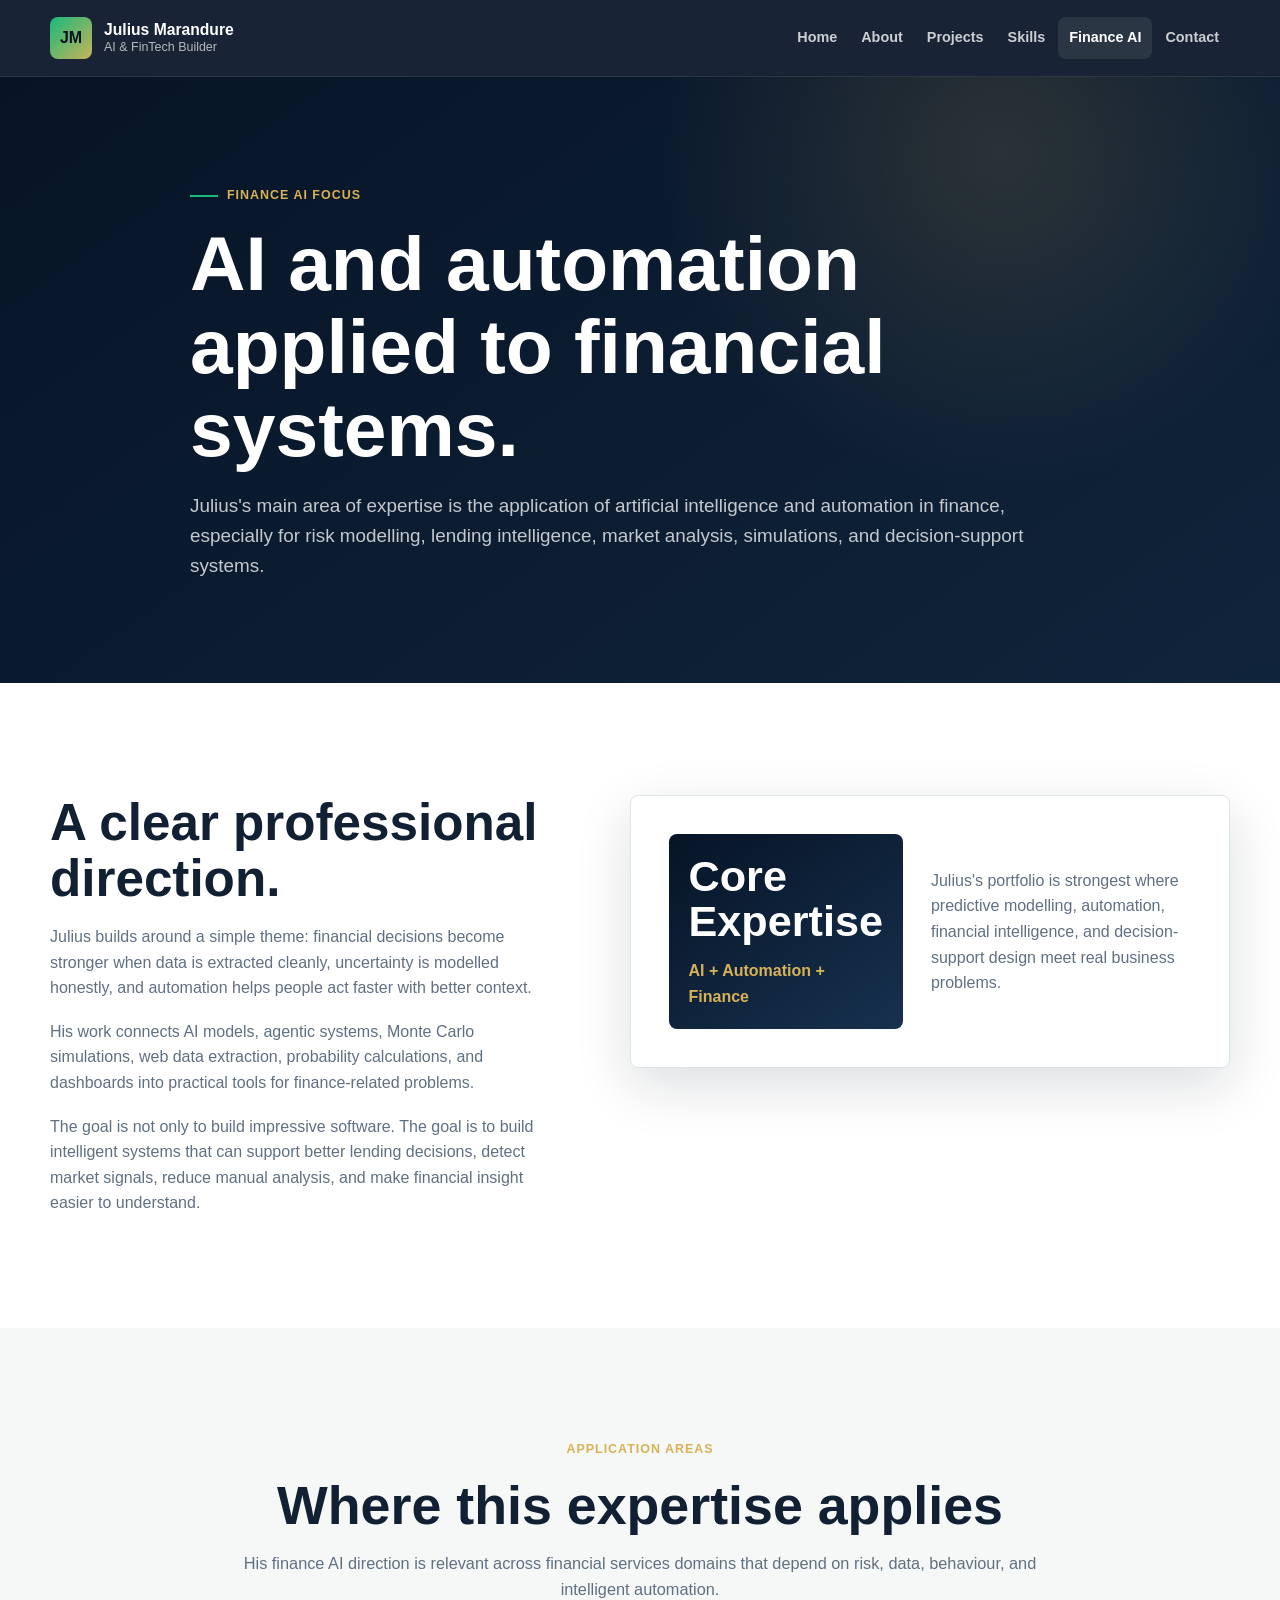
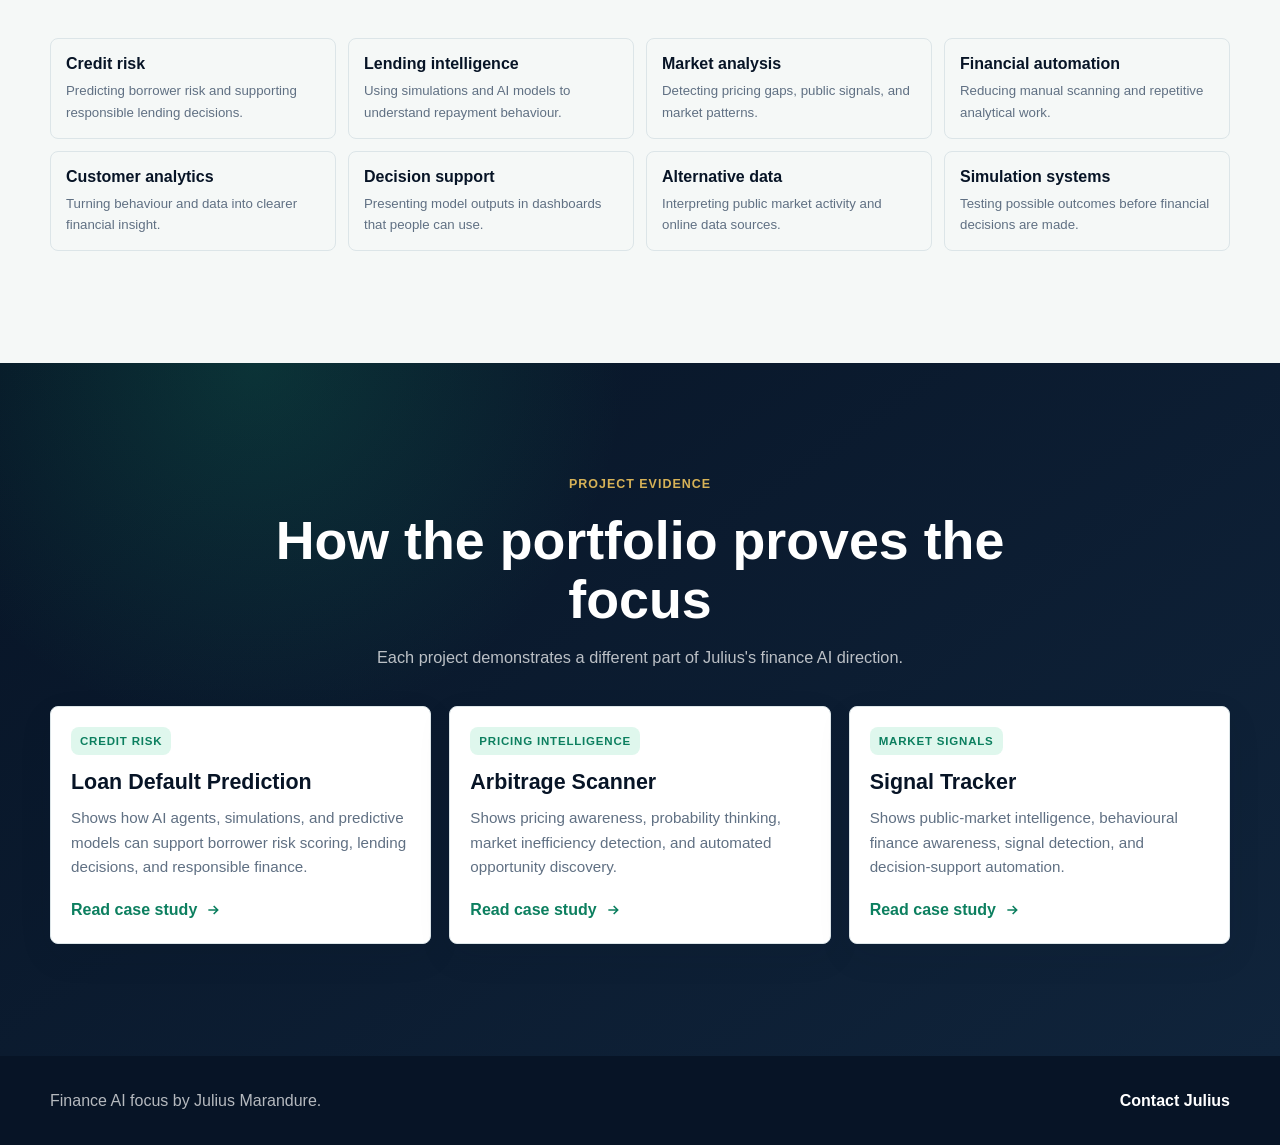
<file: finance-ai.html>
<!DOCTYPE html>
<html lang="en">
<head>
  <meta charset="UTF-8">
  <meta name="viewport" content="width=device-width, initial-scale=1.0">
  <meta name="description" content="Julius Marandure's finance AI focus: applying artificial intelligence, automation, simulations, and data-driven systems to financial services problems.">
  <title>Finance AI Focus | Julius Marandure</title>
  <link rel="icon" href="assets/favicon.svg" type="image/svg+xml">
  <link rel="stylesheet" href="assets/css/styles.css">
</head>
<body>
  <header class="site-header">
    <div class="container nav-wrap">
      <a class="brand" href="index.html" aria-label="Julius Marandure home">
        <span class="brand-mark">JM</span>
        <span class="brand-text"><strong>Julius Marandure</strong><small>AI & FinTech Builder</small></span>
      </a>
      <button class="nav-toggle" type="button" aria-label="Open navigation" aria-expanded="false"><svg viewBox="0 0 24 24" aria-hidden="true"><path d="M4 7h16M4 12h16M4 17h16"/></svg></button>
      <nav class="site-nav" aria-label="Primary navigation">
        <a href="index.html">Home</a><a href="about.html">About</a><a href="projects.html">Projects</a><a href="skills.html">Skills</a><a href="finance-ai.html">Finance AI</a><a href="contact.html">Contact</a>
      </nav>
    </div>
  </header>

  <main>
    <section class="page-hero">
      <div class="container page-hero-inner">
        <span class="eyebrow">Finance AI focus</span>
        <h1>AI and automation applied to financial systems.</h1>
        <p>Julius's main area of expertise is the application of artificial intelligence and automation in finance, especially for risk modelling, lending intelligence, market analysis, simulations, and decision-support systems.</p>
      </div>
    </section>

    <section class="section">
      <div class="container split-grid">
        <div class="split-copy reveal">
          <h2>A clear professional direction.</h2>
          <p>Julius builds around a simple theme: financial decisions become stronger when data is extracted cleanly, uncertainty is modelled honestly, and automation helps people act faster with better context.</p>
          <p>His work connects AI models, agentic systems, Monte Carlo simulations, web data extraction, probability calculations, and dashboards into practical tools for finance-related problems.</p>
          <p>The goal is not only to build impressive software. The goal is to build intelligent systems that can support better lending decisions, detect market signals, reduce manual analysis, and make financial insight easier to understand.</p>
        </div>
        <div class="alignment-panel reveal">
          <div class="alignment-badge">
            <strong>Core Expertise</strong>
            <span>AI + Automation + Finance</span>
          </div>
          <div class="alignment-copy">
            <p>Julius's portfolio is strongest where predictive modelling, automation, financial intelligence, and decision-support design meet real business problems.</p>
          </div>
        </div>
      </div>
    </section>

    <section class="section section-soft">
      <div class="container">
        <div class="section-head center reveal">
          <span class="eyebrow">Application areas</span>
          <h2>Where this expertise applies</h2>
          <p>His finance AI direction is relevant across financial services domains that depend on risk, data, behaviour, and intelligent automation.</p>
        </div>
        <div class="focus-grid">
          <div class="focus-tile reveal"><strong>Credit risk</strong><span>Predicting borrower risk and supporting responsible lending decisions.</span></div>
          <div class="focus-tile reveal"><strong>Lending intelligence</strong><span>Using simulations and AI models to understand repayment behaviour.</span></div>
          <div class="focus-tile reveal"><strong>Market analysis</strong><span>Detecting pricing gaps, public signals, and market patterns.</span></div>
          <div class="focus-tile reveal"><strong>Financial automation</strong><span>Reducing manual scanning and repetitive analytical work.</span></div>
          <div class="focus-tile reveal"><strong>Customer analytics</strong><span>Turning behaviour and data into clearer financial insight.</span></div>
          <div class="focus-tile reveal"><strong>Decision support</strong><span>Presenting model outputs in dashboards that people can use.</span></div>
          <div class="focus-tile reveal"><strong>Alternative data</strong><span>Interpreting public market activity and online data sources.</span></div>
          <div class="focus-tile reveal"><strong>Simulation systems</strong><span>Testing possible outcomes before financial decisions are made.</span></div>
        </div>
      </div>
    </section>

    <section class="section section-dark">
      <div class="container">
        <div class="section-head center reveal">
          <span class="eyebrow">Project evidence</span>
          <h2>How the portfolio proves the focus</h2>
          <p>Each project demonstrates a different part of Julius's finance AI direction.</p>
        </div>
        <div class="project-grid">
          <article class="project-card reveal">
            <span class="project-kicker">Credit risk</span>
            <h3>Loan Default Prediction</h3>
            <p>Shows how AI agents, simulations, and predictive models can support borrower risk scoring, lending decisions, and responsible finance.</p>
            <a class="card-link" href="case-studies/loan-default-prediction.html">Read case study <svg viewBox="0 0 24 24" aria-hidden="true"><path d="M5 12h14M13 6l6 6-6 6"/></svg></a>
          </article>
          <article class="project-card reveal">
            <span class="project-kicker">Pricing intelligence</span>
            <h3>Arbitrage Scanner</h3>
            <p>Shows pricing awareness, probability thinking, market inefficiency detection, and automated opportunity discovery.</p>
            <a class="card-link" href="case-studies/arbitrage-scanner.html">Read case study <svg viewBox="0 0 24 24" aria-hidden="true"><path d="M5 12h14M13 6l6 6-6 6"/></svg></a>
          </article>
          <article class="project-card reveal">
            <span class="project-kicker">Market signals</span>
            <h3>Signal Tracker</h3>
            <p>Shows public-market intelligence, behavioural finance awareness, signal detection, and decision-support automation.</p>
            <a class="card-link" href="case-studies/market-signal-tracker.html">Read case study <svg viewBox="0 0 24 24" aria-hidden="true"><path d="M5 12h14M13 6l6 6-6 6"/></svg></a>
          </article>
        </div>
      </div>
    </section>
  </main>

  <footer class="footer">
    <div class="container footer-inner">
      <p>Finance AI focus by Julius Marandure.</p>
      <a href="contact.html">Contact Julius</a>
    </div>
  </footer>
  <div class="toast" role="status" aria-live="polite"></div>
  <script src="assets/js/main.js"></script>
</body>
</html>
</file>
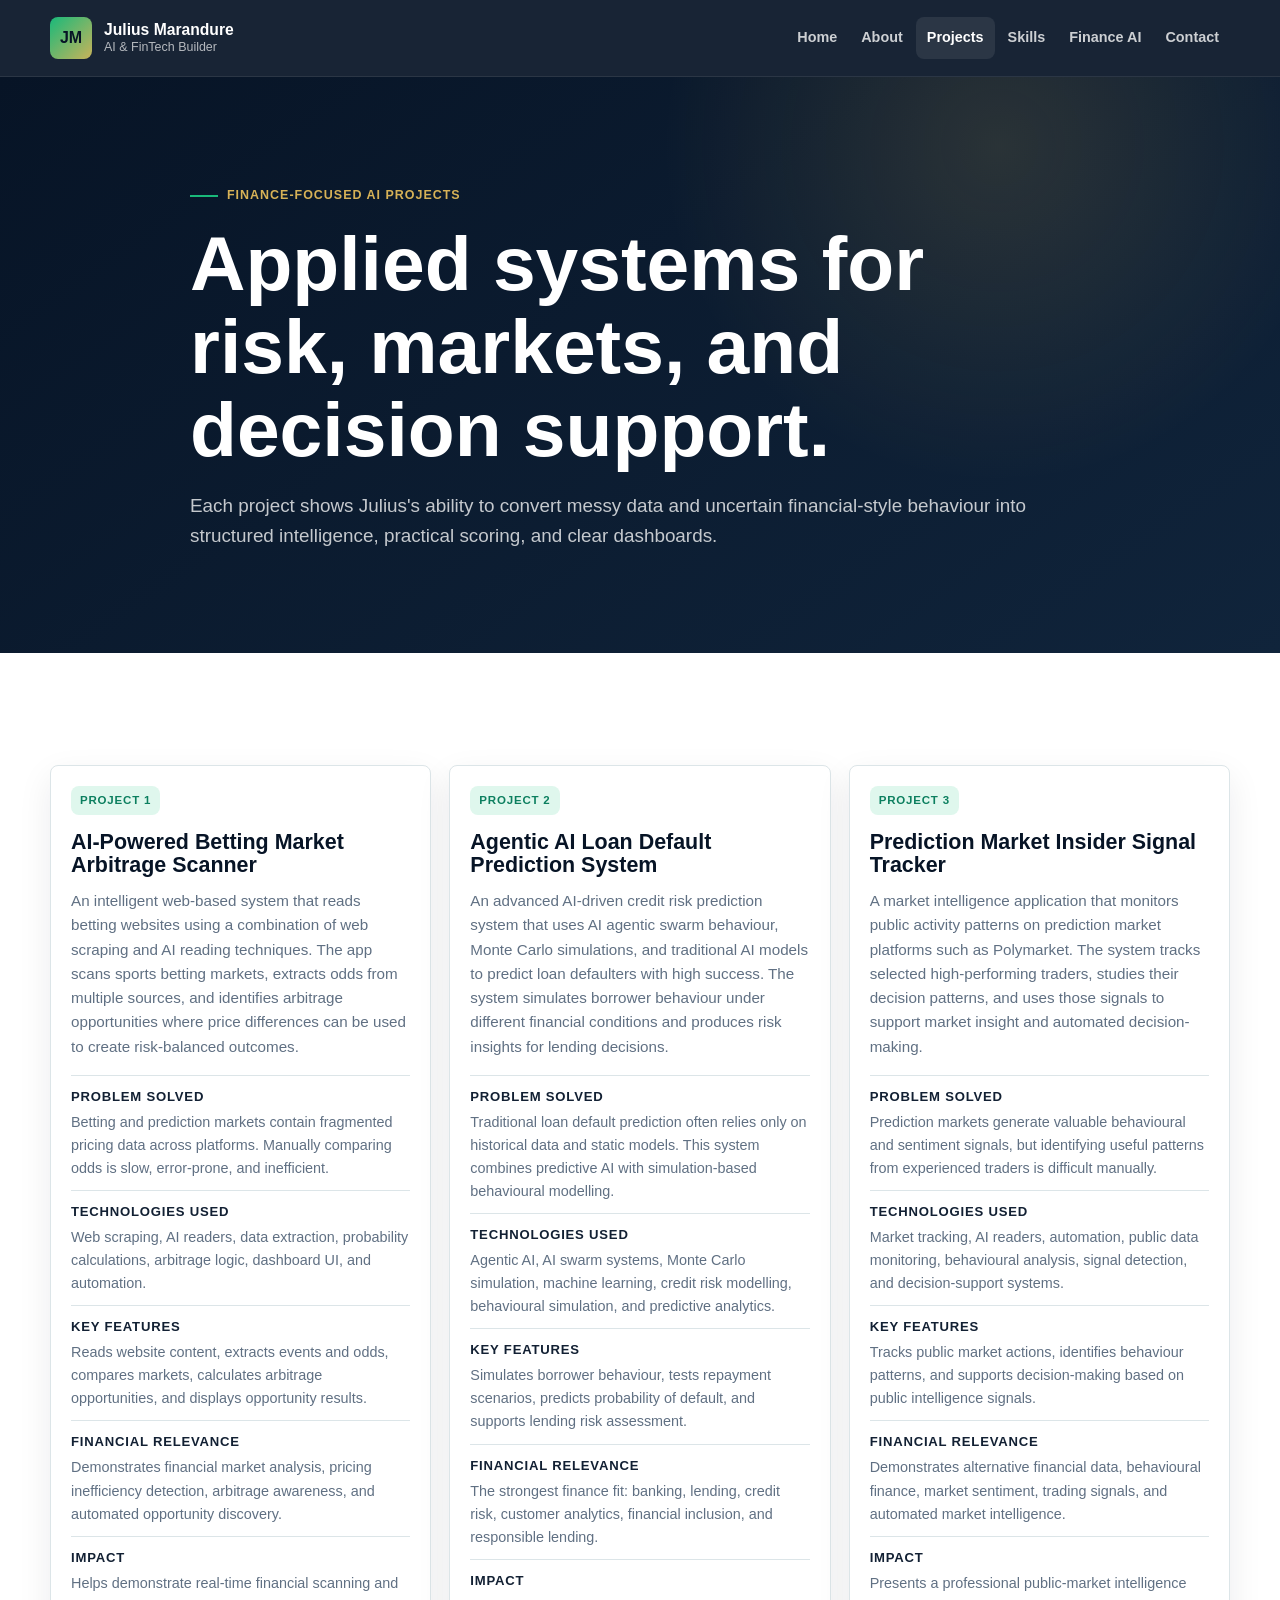
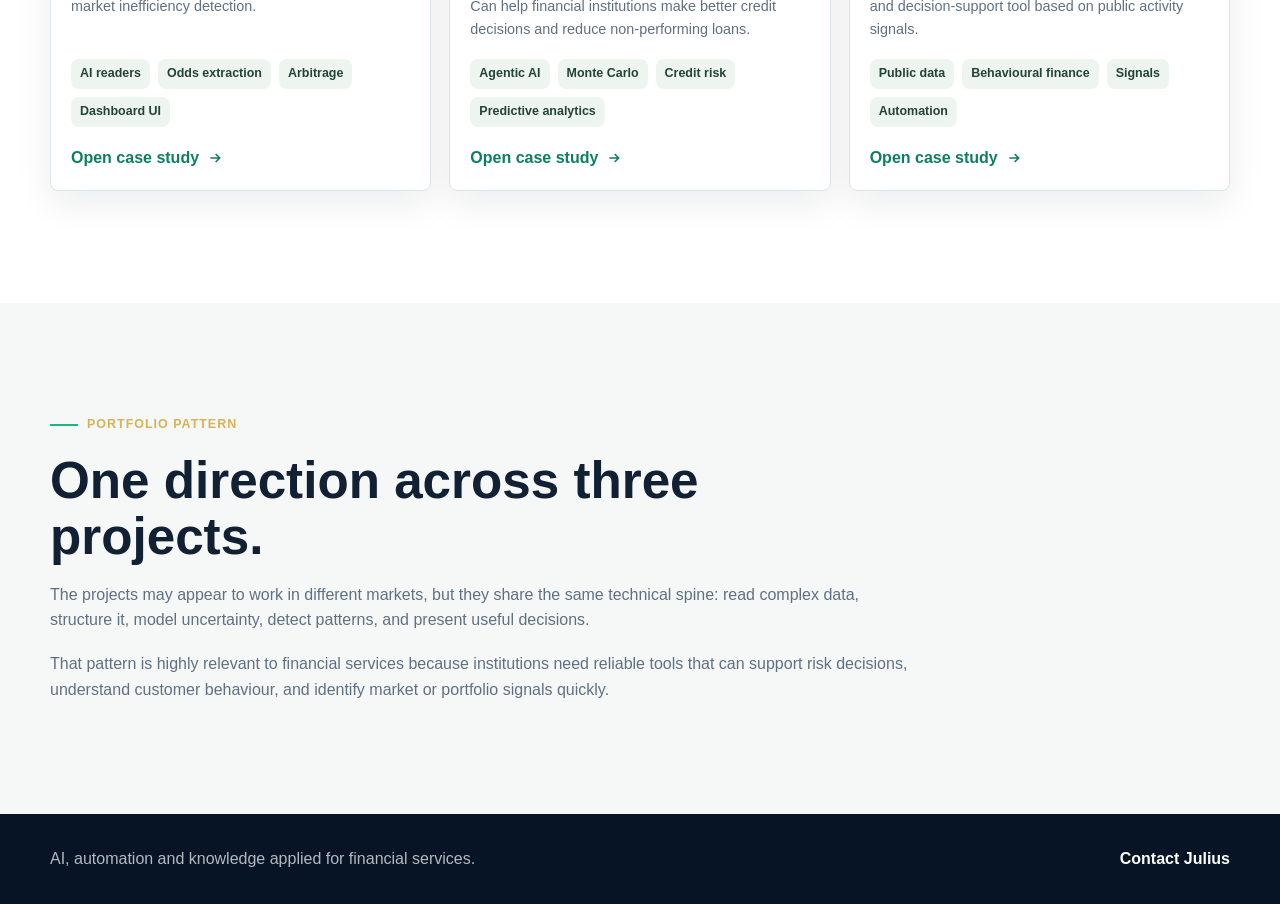
<file: projects.html>
<!DOCTYPE html>
<html lang="en">
<head>
  <meta charset="UTF-8">
  <meta name="viewport" content="width=device-width, initial-scale=1.0">
  <meta name="description" content="Finance-focused AI projects by Julius Marandure, including credit risk prediction, arbitrage scanning, and public prediction market signal tracking.">
  <title>Projects | Julius Marandure</title>
  <link rel="icon" href="assets/favicon.svg" type="image/svg+xml">
  <link rel="stylesheet" href="assets/css/styles.css">
</head>
<body>
  <header class="site-header">
    <div class="container nav-wrap">
      <a class="brand" href="index.html" aria-label="Julius Marandure home">
        <span class="brand-mark">JM</span>
        <span class="brand-text"><strong>Julius Marandure</strong><small>AI & FinTech Builder</small></span>
      </a>
      <button class="nav-toggle" type="button" aria-label="Open navigation" aria-expanded="false"><svg viewBox="0 0 24 24" aria-hidden="true"><path d="M4 7h16M4 12h16M4 17h16"/></svg></button>
      <nav class="site-nav" aria-label="Primary navigation">
        <a href="index.html">Home</a><a href="about.html">About</a><a href="projects.html">Projects</a><a href="skills.html">Skills</a><a href="finance-ai.html">Finance AI</a><a href="contact.html">Contact</a>
      </nav>
    </div>
  </header>

  <main>
    <section class="page-hero">
      <div class="container page-hero-inner">
        <span class="eyebrow">Finance-focused AI projects</span>
        <h1>Applied systems for risk, markets, and decision support.</h1>
        <p>Each project shows Julius's ability to convert messy data and uncertain financial-style behaviour into structured intelligence, practical scoring, and clear dashboards.</p>
      </div>
    </section>

    <section class="section">
      <div class="container">
        <div class="project-grid">
          <article class="project-card reveal">
            <span class="project-kicker">Project 1</span>
            <h3>AI-Powered Betting Market Arbitrage Scanner</h3>
            <p>An intelligent web-based system that reads betting websites using a combination of web scraping and AI reading techniques. The app scans sports betting markets, extracts odds from multiple sources, and identifies arbitrage opportunities where price differences can be used to create risk-balanced outcomes.</p>
            <div class="project-detail-list">
              <div><strong>Problem solved</strong><span>Betting and prediction markets contain fragmented pricing data across platforms. Manually comparing odds is slow, error-prone, and inefficient.</span></div>
              <div><strong>Technologies used</strong><span>Web scraping, AI readers, data extraction, probability calculations, arbitrage logic, dashboard UI, and automation.</span></div>
              <div><strong>Key features</strong><span>Reads website content, extracts events and odds, compares markets, calculates arbitrage opportunities, and displays opportunity results.</span></div>
              <div><strong>Financial relevance</strong><span>Demonstrates financial market analysis, pricing inefficiency detection, arbitrage awareness, and automated opportunity discovery.</span></div>
              <div><strong>Impact</strong><span>Helps demonstrate real-time financial scanning and market inefficiency detection.</span></div>
            </div>
            <div class="tag-list"><span class="tag">AI readers</span><span class="tag">Odds extraction</span><span class="tag">Arbitrage</span><span class="tag">Dashboard UI</span></div>
            <a class="card-link" href="case-studies/arbitrage-scanner.html">Open case study <svg viewBox="0 0 24 24" aria-hidden="true"><path d="M5 12h14M13 6l6 6-6 6"/></svg></a>
          </article>

          <article class="project-card reveal">
            <span class="project-kicker">Project 2</span>
            <h3>Agentic AI Loan Default Prediction System</h3>
            <p>An advanced AI-driven credit risk prediction system that uses AI agentic swarm behaviour, Monte Carlo simulations, and traditional AI models to predict loan defaulters with high success. The system simulates borrower behaviour under different financial conditions and produces risk insights for lending decisions.</p>
            <div class="project-detail-list">
              <div><strong>Problem solved</strong><span>Traditional loan default prediction often relies only on historical data and static models. This system combines predictive AI with simulation-based behavioural modelling.</span></div>
              <div><strong>Technologies used</strong><span>Agentic AI, AI swarm systems, Monte Carlo simulation, machine learning, credit risk modelling, behavioural simulation, and predictive analytics.</span></div>
              <div><strong>Key features</strong><span>Simulates borrower behaviour, tests repayment scenarios, predicts probability of default, and supports lending risk assessment.</span></div>
              <div><strong>Financial relevance</strong><span>The strongest finance fit: banking, lending, credit risk, customer analytics, financial inclusion, and responsible lending.</span></div>
              <div><strong>Impact</strong><span>Can help financial institutions make better credit decisions and reduce non-performing loans.</span></div>
            </div>
            <div class="tag-list"><span class="tag">Agentic AI</span><span class="tag">Monte Carlo</span><span class="tag">Credit risk</span><span class="tag">Predictive analytics</span></div>
            <a class="card-link" href="case-studies/loan-default-prediction.html">Open case study <svg viewBox="0 0 24 24" aria-hidden="true"><path d="M5 12h14M13 6l6 6-6 6"/></svg></a>
          </article>

          <article class="project-card reveal">
            <span class="project-kicker">Project 3</span>
            <h3>Prediction Market Insider Signal Tracker</h3>
            <p>A market intelligence application that monitors public activity patterns on prediction market platforms such as Polymarket. The system tracks selected high-performing traders, studies their decision patterns, and uses those signals to support market insight and automated decision-making.</p>
            <div class="project-detail-list">
              <div><strong>Problem solved</strong><span>Prediction markets generate valuable behavioural and sentiment signals, but identifying useful patterns from experienced traders is difficult manually.</span></div>
              <div><strong>Technologies used</strong><span>Market tracking, AI readers, automation, public data monitoring, behavioural analysis, signal detection, and decision-support systems.</span></div>
              <div><strong>Key features</strong><span>Tracks public market actions, identifies behaviour patterns, and supports decision-making based on public intelligence signals.</span></div>
              <div><strong>Financial relevance</strong><span>Demonstrates alternative financial data, behavioural finance, market sentiment, trading signals, and automated market intelligence.</span></div>
              <div><strong>Impact</strong><span>Presents a professional public-market intelligence and decision-support tool based on public activity signals.</span></div>
            </div>
            <div class="tag-list"><span class="tag">Public data</span><span class="tag">Behavioural finance</span><span class="tag">Signals</span><span class="tag">Automation</span></div>
            <a class="card-link" href="case-studies/market-signal-tracker.html">Open case study <svg viewBox="0 0 24 24" aria-hidden="true"><path d="M5 12h14M13 6l6 6-6 6"/></svg></a>
          </article>
        </div>
      </div>
    </section>

    <section class="section section-soft">
      <div class="container split-grid split-grid-narrow">
        <div class="split-copy reveal">
          <span class="eyebrow">Portfolio pattern</span>
          <h2>One direction across three projects.</h2>
          <p>The projects may appear to work in different markets, but they share the same technical spine: read complex data, structure it, model uncertainty, detect patterns, and present useful decisions.</p>
          <p>That pattern is highly relevant to financial services because institutions need reliable tools that can support risk decisions, understand customer behaviour, and identify market or portfolio signals quickly.</p>
        </div>
      </div>
    </section>
  </main>

  <footer class="footer">
    <div class="container footer-inner">
      <p>AI, automation and knowledge applied for financial services.</p>
      <a href="contact.html">Contact Julius</a>
    </div>
  </footer>
  <div class="toast" role="status" aria-live="polite"></div>
  <script src="assets/js/main.js"></script>
</body>
</html>
</file>
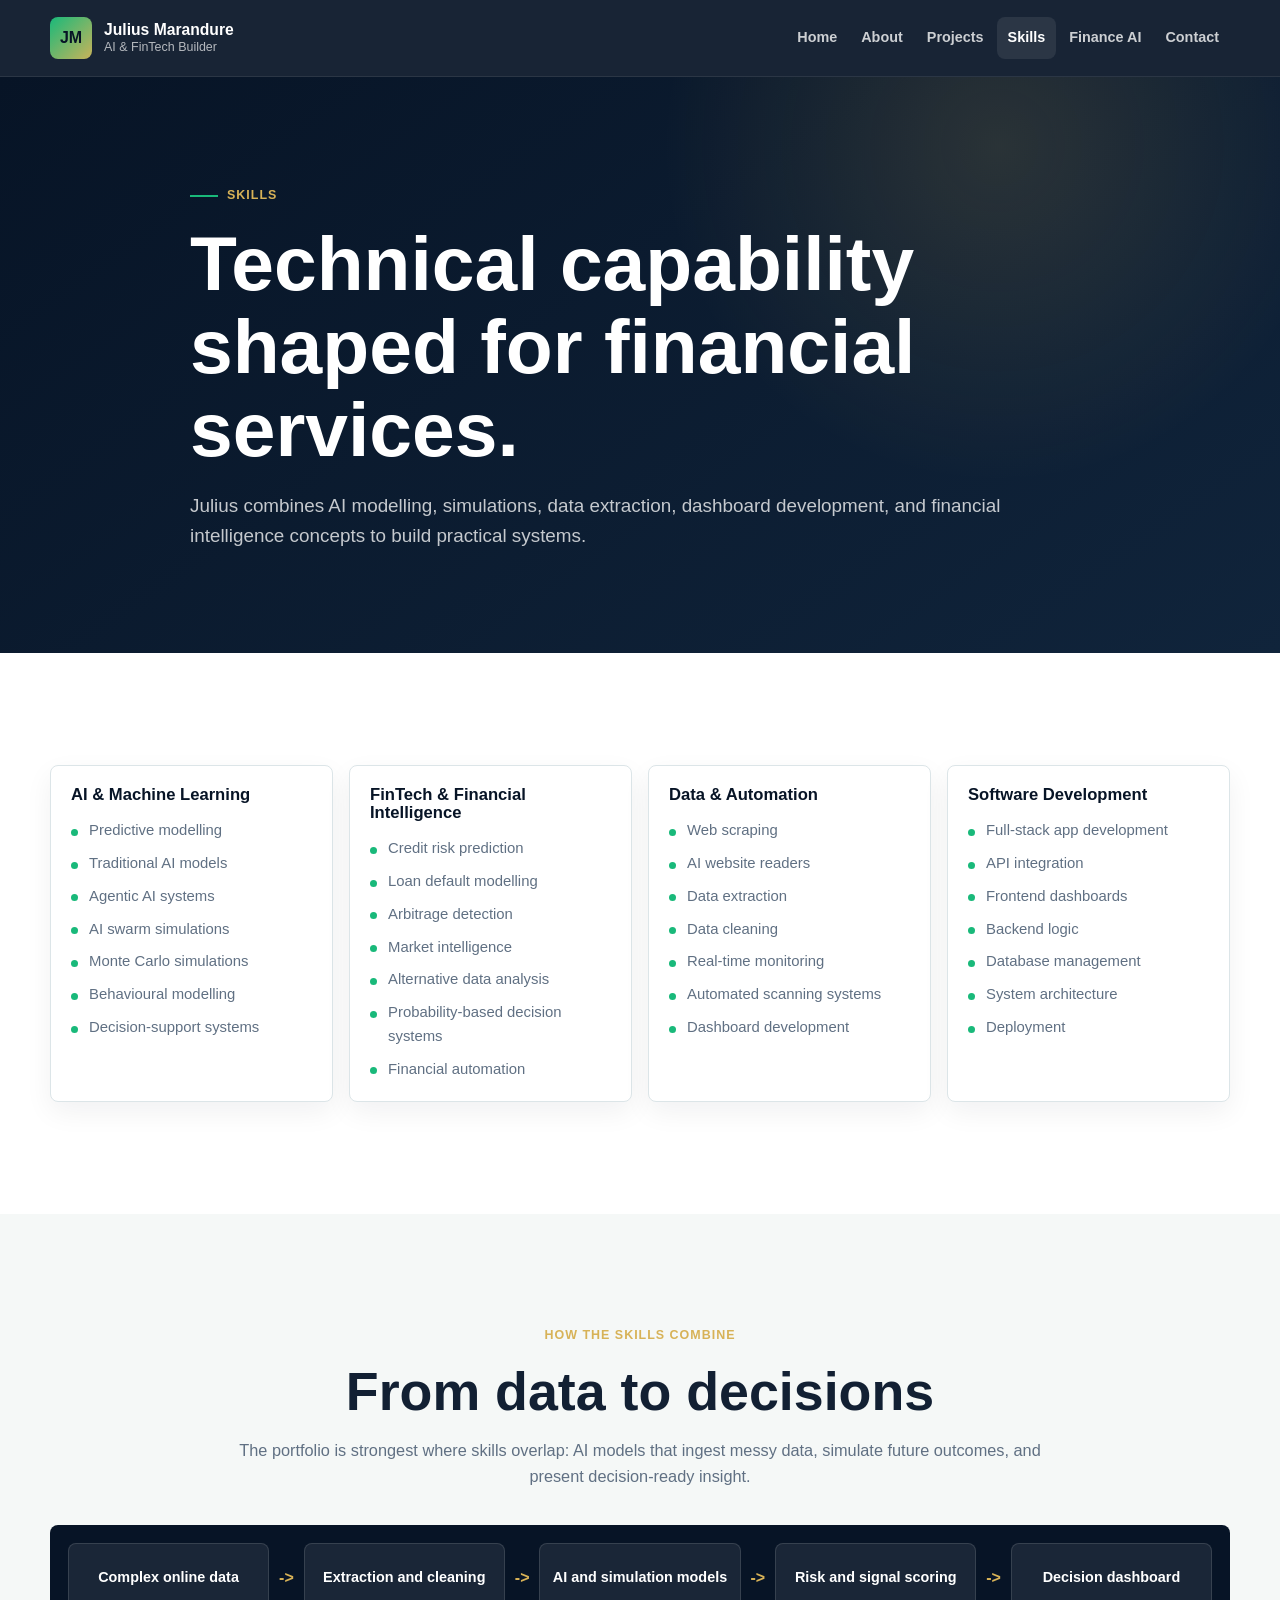
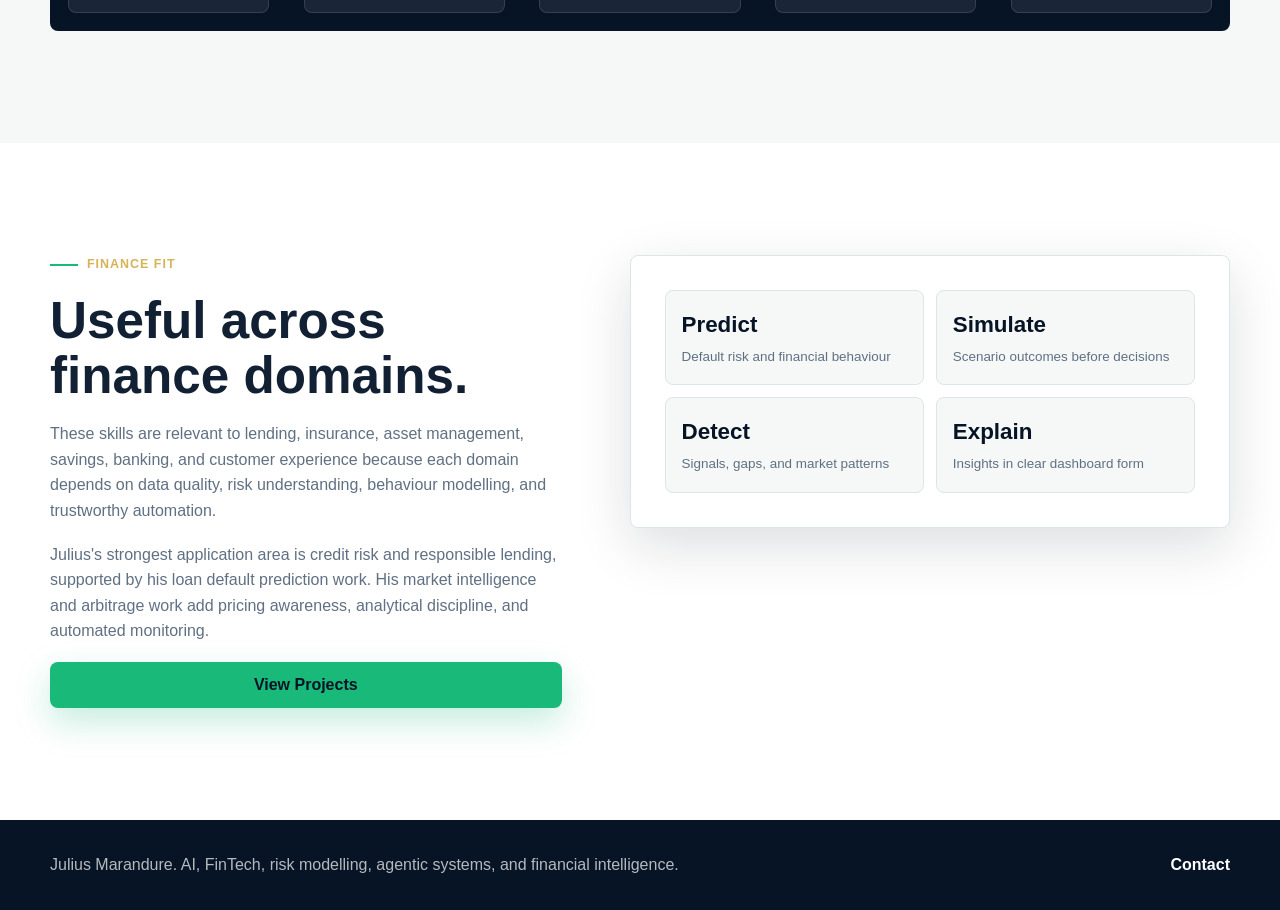
<file: skills.html>
<!DOCTYPE html>
<html lang="en">
<head>
  <meta charset="UTF-8">
  <meta name="viewport" content="width=device-width, initial-scale=1.0">
  <meta name="description" content="Skills for Julius Marandure across AI, machine learning, fintech, financial intelligence, data automation, and software development.">
  <title>Skills | Julius Marandure</title>
  <link rel="icon" href="assets/favicon.svg" type="image/svg+xml">
  <link rel="stylesheet" href="assets/css/styles.css">
</head>
<body>
  <header class="site-header">
    <div class="container nav-wrap">
      <a class="brand" href="index.html" aria-label="Julius Marandure home">
        <span class="brand-mark">JM</span>
        <span class="brand-text"><strong>Julius Marandure</strong><small>AI & FinTech Builder</small></span>
      </a>
      <button class="nav-toggle" type="button" aria-label="Open navigation" aria-expanded="false"><svg viewBox="0 0 24 24" aria-hidden="true"><path d="M4 7h16M4 12h16M4 17h16"/></svg></button>
      <nav class="site-nav" aria-label="Primary navigation">
        <a href="index.html">Home</a><a href="about.html">About</a><a href="projects.html">Projects</a><a href="skills.html">Skills</a><a href="finance-ai.html">Finance AI</a><a href="contact.html">Contact</a>
      </nav>
    </div>
  </header>

  <main>
    <section class="page-hero">
      <div class="container page-hero-inner">
        <span class="eyebrow">Skills</span>
        <h1>Technical capability shaped for financial services.</h1>
        <p>Julius combines AI modelling, simulations, data extraction, dashboard development, and financial intelligence concepts to build practical systems.</p>
      </div>
    </section>

    <section class="section">
      <div class="container">
        <div class="skills-grid">
          <div class="skill-group reveal">
            <h3>AI & Machine Learning</h3>
            <ul>
              <li>Predictive modelling</li>
              <li>Traditional AI models</li>
              <li>Agentic AI systems</li>
              <li>AI swarm simulations</li>
              <li>Monte Carlo simulations</li>
              <li>Behavioural modelling</li>
              <li>Decision-support systems</li>
            </ul>
          </div>
          <div class="skill-group reveal">
            <h3>FinTech & Financial Intelligence</h3>
            <ul>
              <li>Credit risk prediction</li>
              <li>Loan default modelling</li>
              <li>Arbitrage detection</li>
              <li>Market intelligence</li>
              <li>Alternative data analysis</li>
              <li>Probability-based decision systems</li>
              <li>Financial automation</li>
            </ul>
          </div>
          <div class="skill-group reveal">
            <h3>Data & Automation</h3>
            <ul>
              <li>Web scraping</li>
              <li>AI website readers</li>
              <li>Data extraction</li>
              <li>Data cleaning</li>
              <li>Real-time monitoring</li>
              <li>Automated scanning systems</li>
              <li>Dashboard development</li>
            </ul>
          </div>
          <div class="skill-group reveal">
            <h3>Software Development</h3>
            <ul>
              <li>Full-stack app development</li>
              <li>API integration</li>
              <li>Frontend dashboards</li>
              <li>Backend logic</li>
              <li>Database management</li>
              <li>System architecture</li>
              <li>Deployment</li>
            </ul>
          </div>
        </div>
      </div>
    </section>

    <section class="section section-soft">
      <div class="container">
        <div class="section-head center reveal">
          <span class="eyebrow">How the skills combine</span>
          <h2>From data to decisions</h2>
          <p>The portfolio is strongest where skills overlap: AI models that ingest messy data, simulate future outcomes, and present decision-ready insight.</p>
        </div>
        <div class="architecture-flow reveal">
          <span class="flow-node">Complex online data</span><span class="flow-arrow">-&gt;</span>
          <span class="flow-node">Extraction and cleaning</span><span class="flow-arrow">-&gt;</span>
          <span class="flow-node">AI and simulation models</span><span class="flow-arrow">-&gt;</span>
          <span class="flow-node">Risk and signal scoring</span><span class="flow-arrow">-&gt;</span>
          <span class="flow-node">Decision dashboard</span>
        </div>
      </div>
    </section>

    <section class="section">
      <div class="container split-grid">
        <div class="split-copy reveal">
          <span class="eyebrow">Finance fit</span>
          <h2>Useful across finance domains.</h2>
          <p>These skills are relevant to lending, insurance, asset management, savings, banking, and customer experience because each domain depends on data quality, risk understanding, behaviour modelling, and trustworthy automation.</p>
          <p>Julius's strongest application area is credit risk and responsible lending, supported by his loan default prediction work. His market intelligence and arbitrage work add pricing awareness, analytical discipline, and automated monitoring.</p>
          <a class="btn btn-primary" href="projects.html">View Projects</a>
        </div>
        <div class="profile-panel reveal">
          <div class="profile-grid">
            <div class="profile-stat"><strong>Predict</strong><span>Default risk and financial behaviour</span></div>
            <div class="profile-stat"><strong>Simulate</strong><span>Scenario outcomes before decisions</span></div>
            <div class="profile-stat"><strong>Detect</strong><span>Signals, gaps, and market patterns</span></div>
            <div class="profile-stat"><strong>Explain</strong><span>Insights in clear dashboard form</span></div>
          </div>
        </div>
      </div>
    </section>
  </main>

  <footer class="footer">
    <div class="container footer-inner">
      <p>Julius Marandure. AI, FinTech, risk modelling, agentic systems, and financial intelligence.</p>
      <a href="contact.html">Contact</a>
    </div>
  </footer>
  <div class="toast" role="status" aria-live="polite"></div>
  <script src="assets/js/main.js"></script>
</body>
</html>
</file>
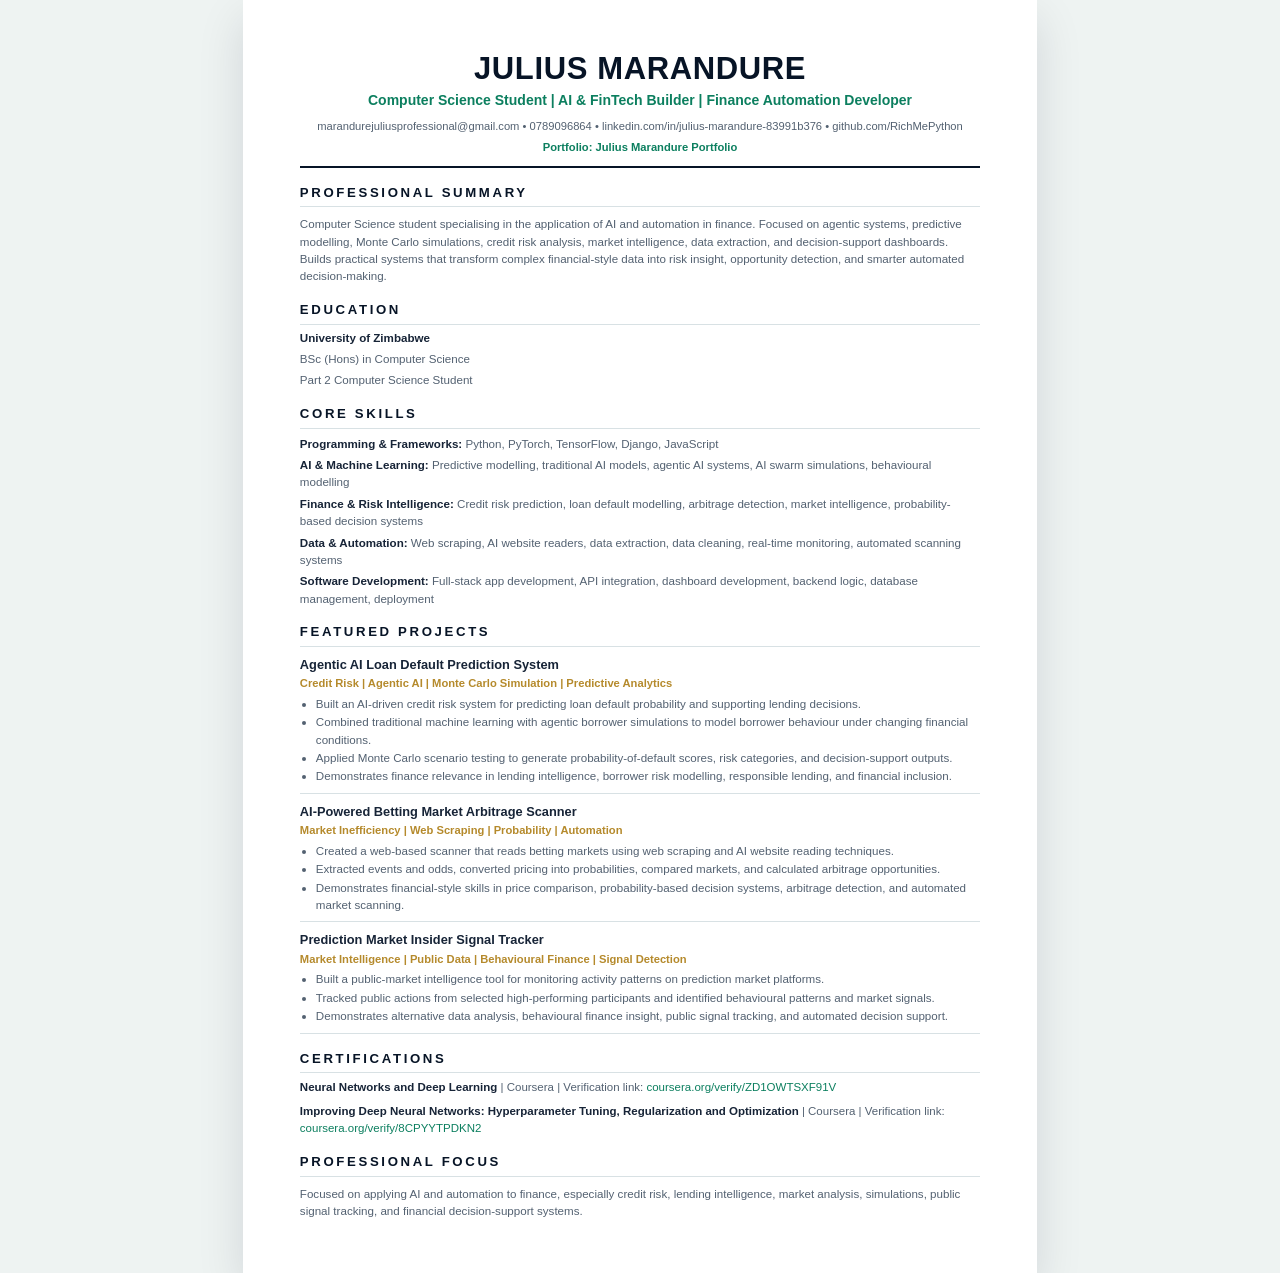
<file: assets/Julius-Marandure-CV-ATS.html>
<!DOCTYPE html>
<html lang="en">
<head>
  <meta charset="UTF-8">
  <meta name="viewport" content="width=device-width, initial-scale=1.0">
  <title>Julius Marandure CV - ATS Friendly</title>
  <style>
    :root {
      --navy: #071426;
      --ink: #172437;
      --muted: #536171;
      --emerald: #0c7f5f;
      --gold: #b58a2c;
      --line: #d8e1e4;
      --white: #ffffff;
    }

    * {
      box-sizing: border-box;
    }

    body {
      margin: 0;
      color: var(--ink);
      background: #eef3f2;
      font-family: Arial, "Segoe UI", sans-serif;
      line-height: 1.5;
    }

    .page {
      width: 210mm;
      min-height: 297mm;
      margin: 0 auto;
      padding: 14mm 15mm;
      background: var(--white);
      box-shadow: 0 18px 44px rgba(7, 20, 38, .12);
    }

    h1,
    h2,
    h3,
    p {
      margin: 0;
    }

    header {
      text-align: center;
      padding-bottom: 10px;
      border-bottom: 2px solid var(--navy);
    }

    h1 {
      color: var(--navy);
      font-size: 31px;
      line-height: 1;
      letter-spacing: .02em;
      text-transform: uppercase;
    }

    .title {
      margin-top: 6px;
      color: var(--emerald);
      font-size: 14px;
      font-weight: 700;
    }

    .contact {
      margin-top: 7px;
      color: var(--muted);
      font-size: 11.2px;
    }

    .portfolio-contact {
      margin-top: 4px;
      color: var(--emerald);
      font-size: 11.2px;
      font-weight: 700;
    }

    a {
      color: inherit;
      text-decoration: none;
    }

    section {
      margin-top: 15px;
    }

    h2 {
      color: var(--navy);
      font-size: 13.2px;
      font-weight: 800;
      letter-spacing: .2em;
      text-transform: uppercase;
      padding-bottom: 4px;
      border-bottom: 1px solid var(--line);
    }

    .body-text,
    .line,
    li {
      color: var(--muted);
      font-size: 11.6px;
    }

    .body-text {
      margin-top: 8px;
    }

    h3 {
      margin-top: 8px;
      color: var(--ink);
      font-size: 12.8px;
    }

    .meta {
      margin-top: 1px;
      color: var(--gold);
      font-size: 11.2px;
      font-weight: 700;
    }

    .line {
      margin-top: 4px;
    }

    .line strong {
      color: var(--ink);
    }

    ul {
      margin: 3px 0 0;
      padding-left: 16px;
    }

    li {
      margin: 1px 0;
    }

    .project-divider {
      margin-top: 8px;
      border-bottom: 1px solid var(--line);
    }

    .skill-list {
      margin-top: 6px;
    }

    .cert {
      margin-top: 6px;
      color: var(--muted);
      font-size: 11.5px;
    }

    .cert strong {
      color: var(--ink);
    }

    .cert a {
      color: var(--emerald);
    }

    @media print {
      body {
        background: #fff;
      }

      .page {
        width: auto;
        min-height: auto;
        margin: 0;
        padding: 9.5mm 10.5mm;
        box-shadow: none;
      }
    }

    @page {
      size: A4;
      margin: 0;
    }
  </style>
</head>
<body>
  <main class="page">
    <header>
      <h1>Julius Marandure</h1>
      <p class="title">Computer Science Student | AI & FinTech Builder | Finance Automation Developer</p>
      <p class="contact">marandurejuliusprofessional@gmail.com &bull; 0789096864 &bull; linkedin.com/in/julius-marandure-83991b376 &bull; github.com/RichMePython</p>
      <p class="portfolio-contact">Portfolio: <a href="https://julius-marandure-portfolio.vercel.app/">Julius Marandure Portfolio</a></p>
    </header>

    <section>
      <h2>Professional Summary</h2>
      <p class="body-text">Computer Science student specialising in the application of AI and automation in finance. Focused on agentic systems, predictive modelling, Monte Carlo simulations, credit risk analysis, market intelligence, data extraction, and decision-support dashboards. Builds practical systems that transform complex financial-style data into risk insight, opportunity detection, and smarter automated decision-making.</p>
    </section>

    <section>
      <h2>Education</h2>
      <p class="line"><strong>University of Zimbabwe</strong></p>
      <p class="line">BSc (Hons) in Computer Science</p>
      <p class="line">Part 2 Computer Science Student</p>
    </section>

    <section>
      <h2>Core Skills</h2>
      <div class="skill-list">
        <p class="line"><strong>Programming & Frameworks:</strong> Python, PyTorch, TensorFlow, Django, JavaScript</p>
        <p class="line"><strong>AI & Machine Learning:</strong> Predictive modelling, traditional AI models, agentic AI systems, AI swarm simulations, behavioural modelling</p>
        <p class="line"><strong>Finance & Risk Intelligence:</strong> Credit risk prediction, loan default modelling, arbitrage detection, market intelligence, probability-based decision systems</p>
        <p class="line"><strong>Data & Automation:</strong> Web scraping, AI website readers, data extraction, data cleaning, real-time monitoring, automated scanning systems</p>
        <p class="line"><strong>Software Development:</strong> Full-stack app development, API integration, dashboard development, backend logic, database management, deployment</p>
      </div>
    </section>

    <section>
      <h2>Featured Projects</h2>

      <h3>Agentic AI Loan Default Prediction System</h3>
      <p class="meta">Credit Risk | Agentic AI | Monte Carlo Simulation | Predictive Analytics</p>
      <ul>
        <li>Built an AI-driven credit risk system for predicting loan default probability and supporting lending decisions.</li>
        <li>Combined traditional machine learning with agentic borrower simulations to model borrower behaviour under changing financial conditions.</li>
        <li>Applied Monte Carlo scenario testing to generate probability-of-default scores, risk categories, and decision-support outputs.</li>
        <li>Demonstrates finance relevance in lending intelligence, borrower risk modelling, responsible lending, and financial inclusion.</li>
      </ul>
      <div class="project-divider" aria-hidden="true"></div>

      <h3>AI-Powered Betting Market Arbitrage Scanner</h3>
      <p class="meta">Market Inefficiency | Web Scraping | Probability | Automation</p>
      <ul>
        <li>Created a web-based scanner that reads betting markets using web scraping and AI website reading techniques.</li>
        <li>Extracted events and odds, converted pricing into probabilities, compared markets, and calculated arbitrage opportunities.</li>
        <li>Demonstrates financial-style skills in price comparison, probability-based decision systems, arbitrage detection, and automated market scanning.</li>
      </ul>
      <div class="project-divider" aria-hidden="true"></div>

      <h3>Prediction Market Insider Signal Tracker</h3>
      <p class="meta">Market Intelligence | Public Data | Behavioural Finance | Signal Detection</p>
      <ul>
        <li>Built a public-market intelligence tool for monitoring activity patterns on prediction market platforms.</li>
        <li>Tracked public actions from selected high-performing participants and identified behavioural patterns and market signals.</li>
        <li>Demonstrates alternative data analysis, behavioural finance insight, public signal tracking, and automated decision support.</li>
      </ul>
      <div class="project-divider" aria-hidden="true"></div>
    </section>

    <section>
      <h2>Certifications</h2>
      <p class="cert"><strong>Neural Networks and Deep Learning</strong> | Coursera | Verification link: <a href="https://coursera.org/verify/ZD1OWTSXF91V">coursera.org/verify/ZD1OWTSXF91V</a></p>
      <p class="cert"><strong>Improving Deep Neural Networks: Hyperparameter Tuning, Regularization and Optimization</strong> | Coursera | Verification link: <a href="https://coursera.org/verify/8CPYYTPDKN2">coursera.org/verify/8CPYYTPDKN2</a></p>
    </section>

    <section>
      <h2>Professional Focus</h2>
      <p class="body-text">Focused on applying AI and automation to finance, especially credit risk, lending intelligence, market analysis, simulations, public signal tracking, and financial decision-support systems.</p>
    </section>
  </main>
</body>
</html>
</file>
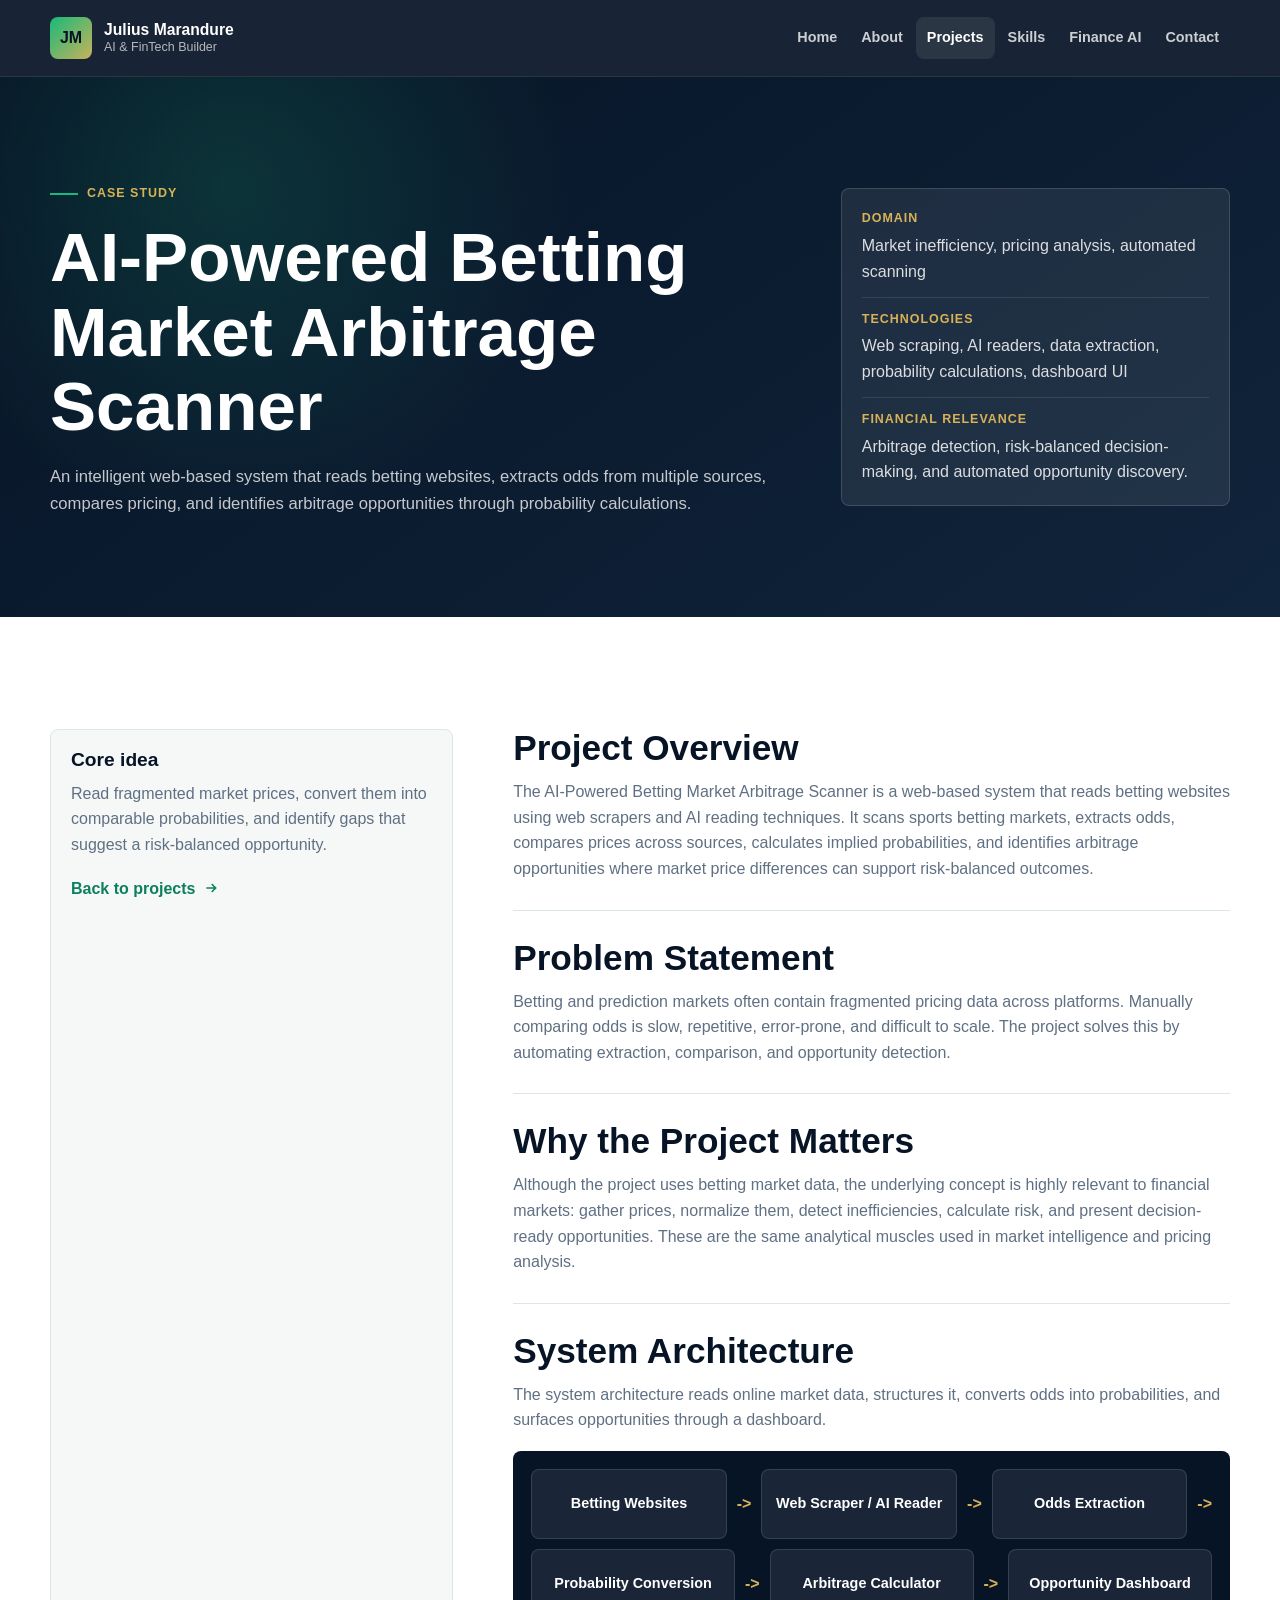
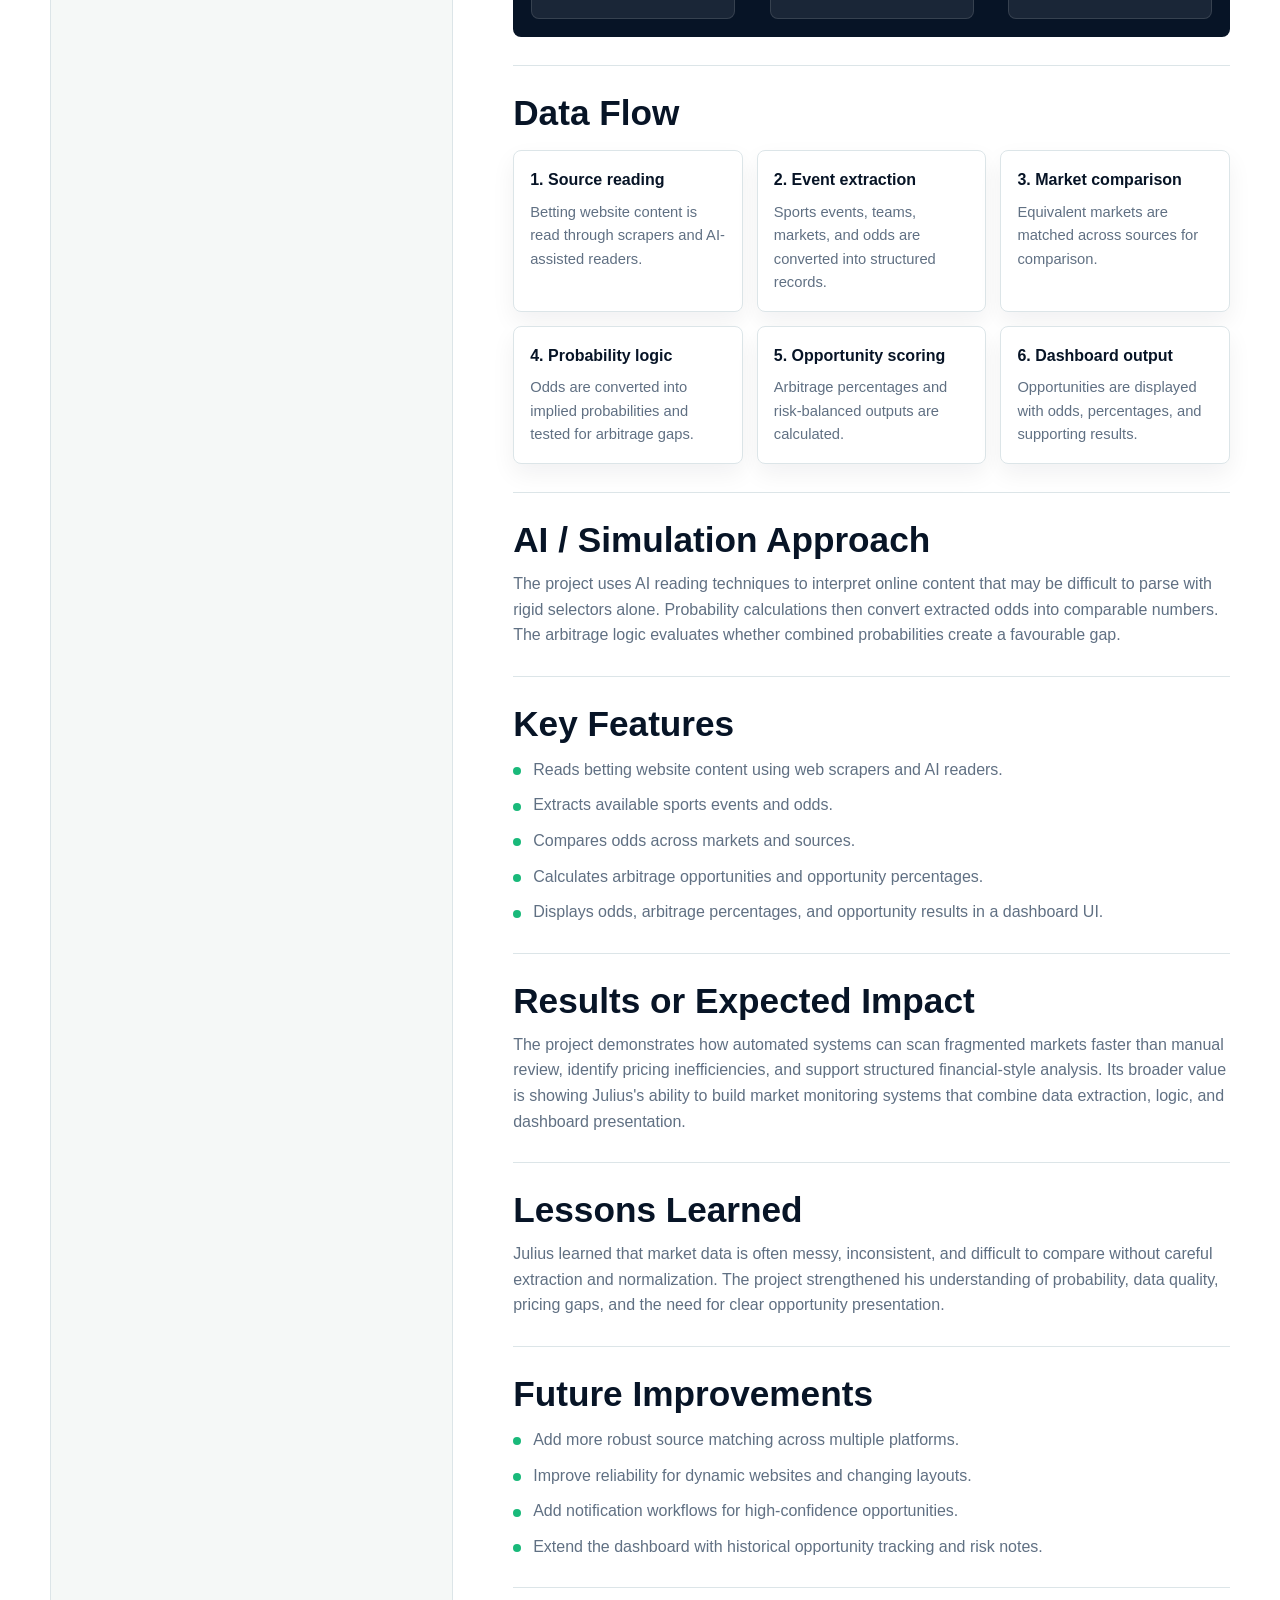
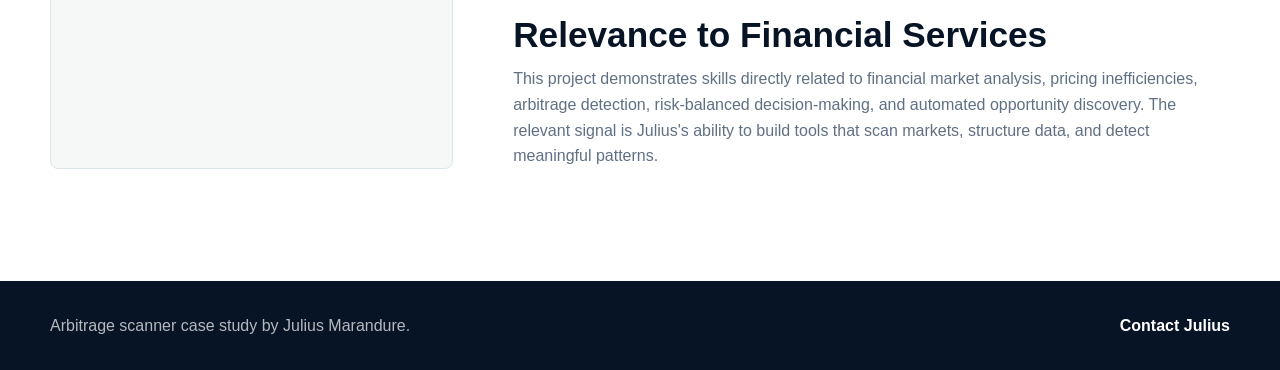
<file: case-studies/arbitrage-scanner.html>
<!DOCTYPE html>
<html lang="en">
<head>
  <meta charset="UTF-8">
  <meta name="viewport" content="width=device-width, initial-scale=1.0">
  <meta name="description" content="Case study for Julius Marandure's AI-Powered Betting Market Arbitrage Scanner, a market inefficiency detection and financial-style scanning system.">
  <title>Arbitrage Scanner Case Study | Julius Marandure</title>
  <link rel="icon" href="../assets/favicon.svg" type="image/svg+xml">
  <link rel="stylesheet" href="../assets/css/styles.css">
</head>
<body>
  <header class="site-header">
    <div class="container nav-wrap">
      <a class="brand" href="../index.html" aria-label="Julius Marandure home">
        <span class="brand-mark">JM</span>
        <span class="brand-text"><strong>Julius Marandure</strong><small>AI & FinTech Builder</small></span>
      </a>
      <button class="nav-toggle" type="button" aria-label="Open navigation" aria-expanded="false"><svg viewBox="0 0 24 24" aria-hidden="true"><path d="M4 7h16M4 12h16M4 17h16"/></svg></button>
      <nav class="site-nav" aria-label="Primary navigation">
        <a href="../index.html">Home</a><a href="../about.html">About</a><a href="../projects.html">Projects</a><a href="../skills.html">Skills</a><a href="../finance-ai.html">Finance AI</a><a href="../contact.html">Contact</a>
      </nav>
    </div>
  </header>

  <main>
    <section class="case-hero">
      <div class="container case-hero-grid">
        <div>
          <span class="eyebrow">Case study</span>
          <h1>AI-Powered Betting Market Arbitrage Scanner</h1>
          <p>An intelligent web-based system that reads betting websites, extracts odds from multiple sources, compares pricing, and identifies arbitrage opportunities through probability calculations.</p>
        </div>
        <aside class="case-summary">
          <div><strong>Domain</strong><span>Market inefficiency, pricing analysis, automated scanning</span></div>
          <div><strong>Technologies</strong><span>Web scraping, AI readers, data extraction, probability calculations, dashboard UI</span></div>
          <div><strong>Financial relevance</strong><span>Arbitrage detection, risk-balanced decision-making, and automated opportunity discovery.</span></div>
        </aside>
      </div>
    </section>

    <section class="section">
      <div class="container content-grid">
        <aside class="side-note reveal">
          <h2>Core idea</h2>
          <p>Read fragmented market prices, convert them into comparable probabilities, and identify gaps that suggest a risk-balanced opportunity.</p>
          <a class="card-link" href="../projects.html">Back to projects <svg viewBox="0 0 24 24" aria-hidden="true"><path d="M5 12h14M13 6l6 6-6 6"/></svg></a>
        </aside>

        <div class="case-blocks">
          <section class="case-block reveal">
            <h2>Project Overview</h2>
            <p>The AI-Powered Betting Market Arbitrage Scanner is a web-based system that reads betting websites using web scrapers and AI reading techniques. It scans sports betting markets, extracts odds, compares prices across sources, calculates implied probabilities, and identifies arbitrage opportunities where market price differences can support risk-balanced outcomes.</p>
          </section>

          <section class="case-block reveal">
            <h2>Problem Statement</h2>
            <p>Betting and prediction markets often contain fragmented pricing data across platforms. Manually comparing odds is slow, repetitive, error-prone, and difficult to scale. The project solves this by automating extraction, comparison, and opportunity detection.</p>
          </section>

          <section class="case-block reveal">
            <h2>Why the Project Matters</h2>
            <p>Although the project uses betting market data, the underlying concept is highly relevant to financial markets: gather prices, normalize them, detect inefficiencies, calculate risk, and present decision-ready opportunities. These are the same analytical muscles used in market intelligence and pricing analysis.</p>
          </section>

          <section class="case-block reveal">
            <h2>System Architecture</h2>
            <p>The system architecture reads online market data, structures it, converts odds into probabilities, and surfaces opportunities through a dashboard.</p>
            <div class="architecture-flow" aria-label="Arbitrage scanner architecture">
              <span class="flow-node">Betting Websites</span><span class="flow-arrow">-&gt;</span>
              <span class="flow-node">Web Scraper / AI Reader</span><span class="flow-arrow">-&gt;</span>
              <span class="flow-node">Odds Extraction</span><span class="flow-arrow">-&gt;</span>
              <span class="flow-node">Probability Conversion</span><span class="flow-arrow">-&gt;</span>
              <span class="flow-node">Arbitrage Calculator</span><span class="flow-arrow">-&gt;</span>
              <span class="flow-node">Opportunity Dashboard</span>
            </div>
          </section>

          <section class="case-block reveal">
            <h2>Data Flow</h2>
            <div class="data-flow-grid">
              <div class="data-step"><strong>1. Source reading</strong><span>Betting website content is read through scrapers and AI-assisted readers.</span></div>
              <div class="data-step"><strong>2. Event extraction</strong><span>Sports events, teams, markets, and odds are converted into structured records.</span></div>
              <div class="data-step"><strong>3. Market comparison</strong><span>Equivalent markets are matched across sources for comparison.</span></div>
              <div class="data-step"><strong>4. Probability logic</strong><span>Odds are converted into implied probabilities and tested for arbitrage gaps.</span></div>
              <div class="data-step"><strong>5. Opportunity scoring</strong><span>Arbitrage percentages and risk-balanced outputs are calculated.</span></div>
              <div class="data-step"><strong>6. Dashboard output</strong><span>Opportunities are displayed with odds, percentages, and supporting results.</span></div>
            </div>
          </section>

          <section class="case-block reveal">
            <h2>AI / Simulation Approach</h2>
            <p>The project uses AI reading techniques to interpret online content that may be difficult to parse with rigid selectors alone. Probability calculations then convert extracted odds into comparable numbers. The arbitrage logic evaluates whether combined probabilities create a favourable gap.</p>
          </section>

          <section class="case-block reveal">
            <h2>Key Features</h2>
            <ul>
              <li>Reads betting website content using web scrapers and AI readers.</li>
              <li>Extracts available sports events and odds.</li>
              <li>Compares odds across markets and sources.</li>
              <li>Calculates arbitrage opportunities and opportunity percentages.</li>
              <li>Displays odds, arbitrage percentages, and opportunity results in a dashboard UI.</li>
            </ul>
          </section>

          <section class="case-block reveal">
            <h2>Results or Expected Impact</h2>
            <p>The project demonstrates how automated systems can scan fragmented markets faster than manual review, identify pricing inefficiencies, and support structured financial-style analysis. Its broader value is showing Julius's ability to build market monitoring systems that combine data extraction, logic, and dashboard presentation.</p>
          </section>

          <section class="case-block reveal">
            <h2>Lessons Learned</h2>
            <p>Julius learned that market data is often messy, inconsistent, and difficult to compare without careful extraction and normalization. The project strengthened his understanding of probability, data quality, pricing gaps, and the need for clear opportunity presentation.</p>
          </section>

          <section class="case-block reveal">
            <h2>Future Improvements</h2>
            <ul>
              <li>Add more robust source matching across multiple platforms.</li>
              <li>Improve reliability for dynamic websites and changing layouts.</li>
              <li>Add notification workflows for high-confidence opportunities.</li>
              <li>Extend the dashboard with historical opportunity tracking and risk notes.</li>
            </ul>
          </section>

          <section class="case-block reveal">
            <h2>Relevance to Financial Services</h2>
            <p>This project demonstrates skills directly related to financial market analysis, pricing inefficiencies, arbitrage detection, risk-balanced decision-making, and automated opportunity discovery. The relevant signal is Julius's ability to build tools that scan markets, structure data, and detect meaningful patterns.</p>
          </section>
        </div>
      </div>
    </section>
  </main>

  <footer class="footer">
    <div class="container footer-inner">
      <p>Arbitrage scanner case study by Julius Marandure.</p>
      <a href="../contact.html">Contact Julius</a>
    </div>
  </footer>
  <div class="toast" role="status" aria-live="polite"></div>
  <script src="../assets/js/main.js"></script>
</body>
</html>
</file>
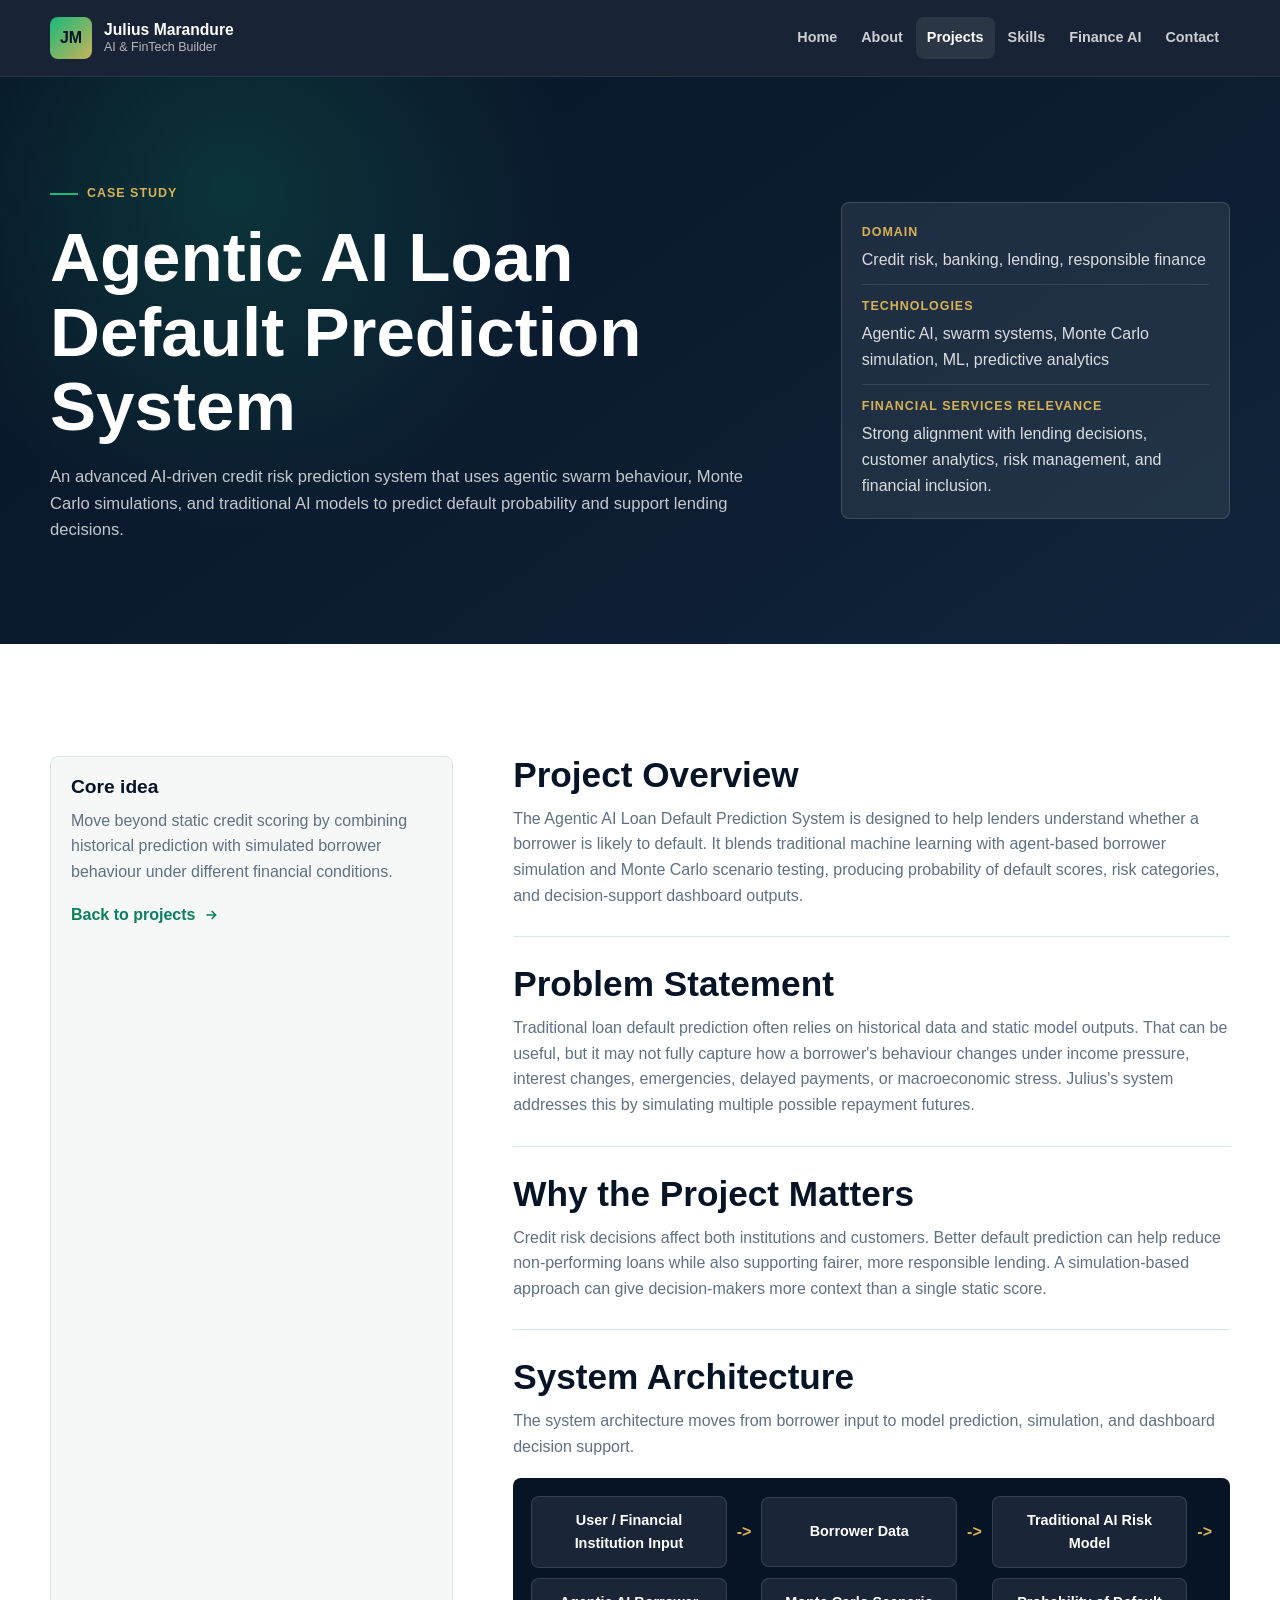
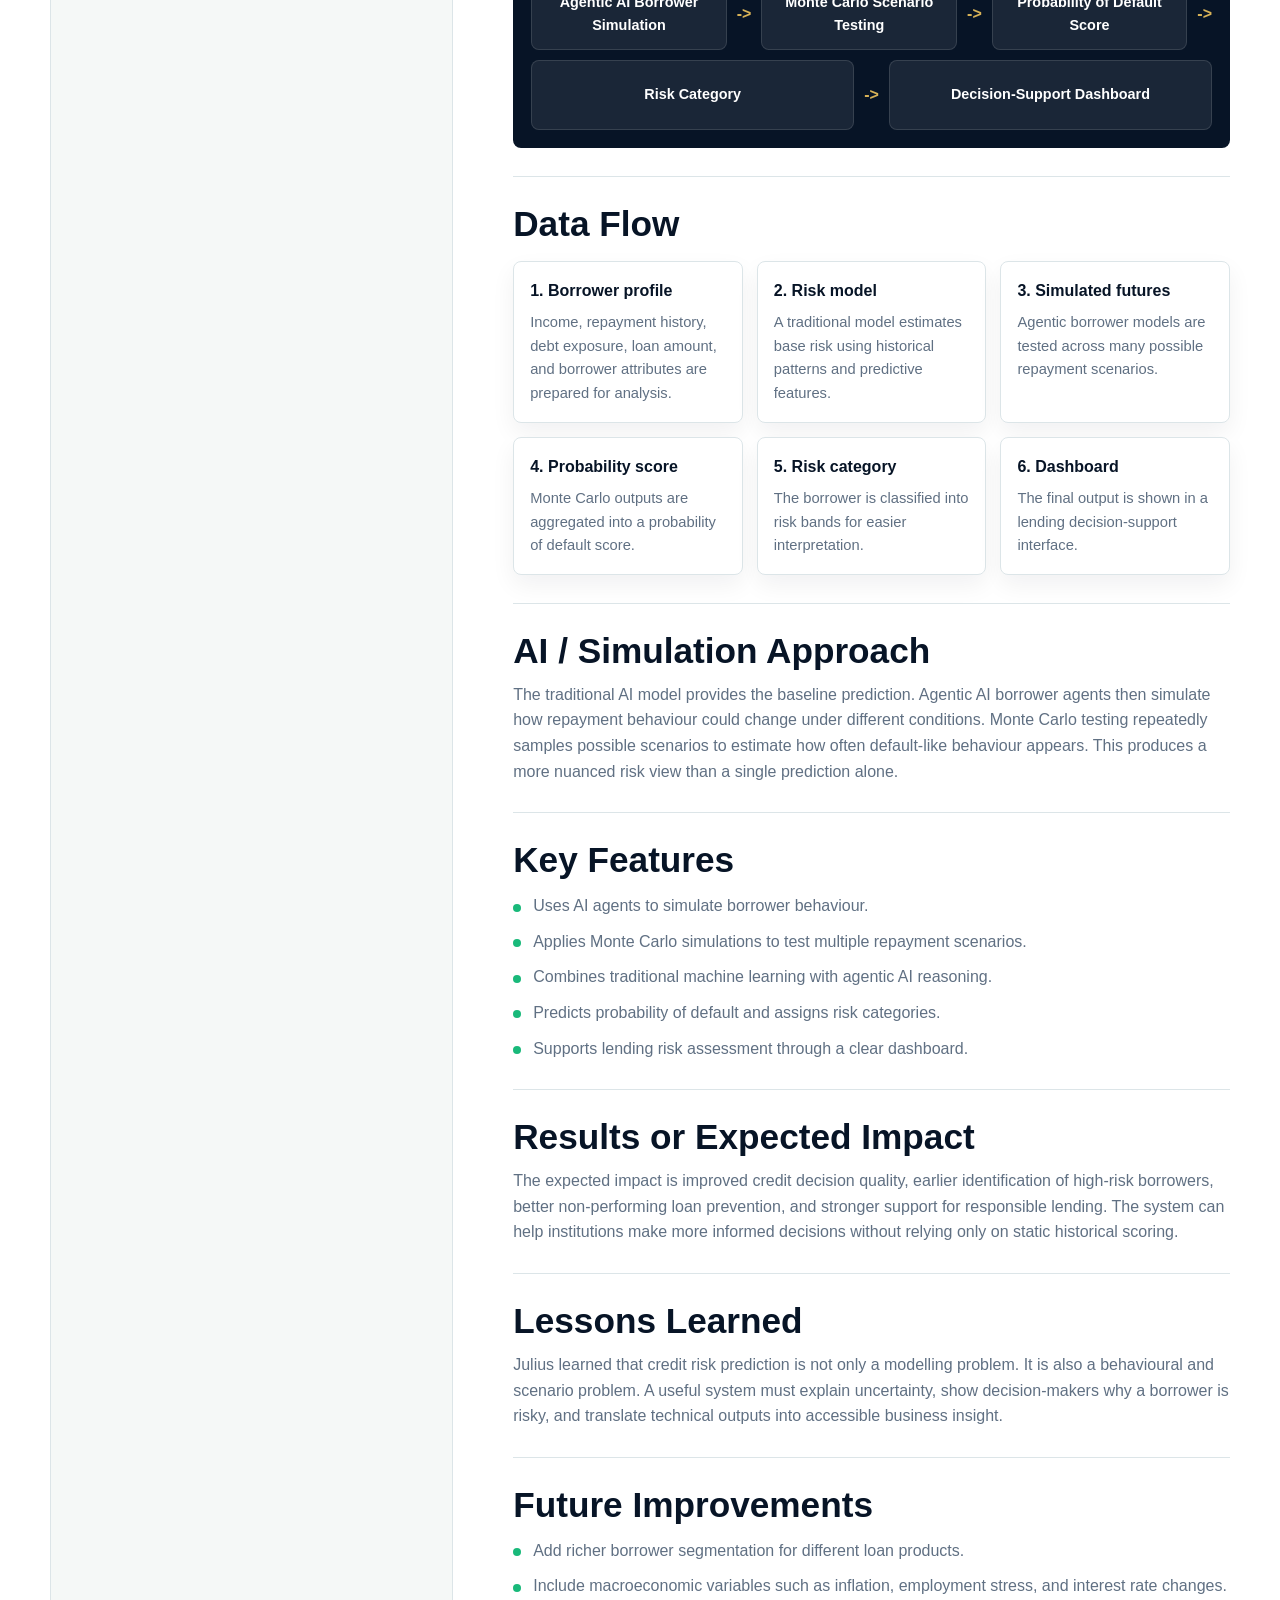
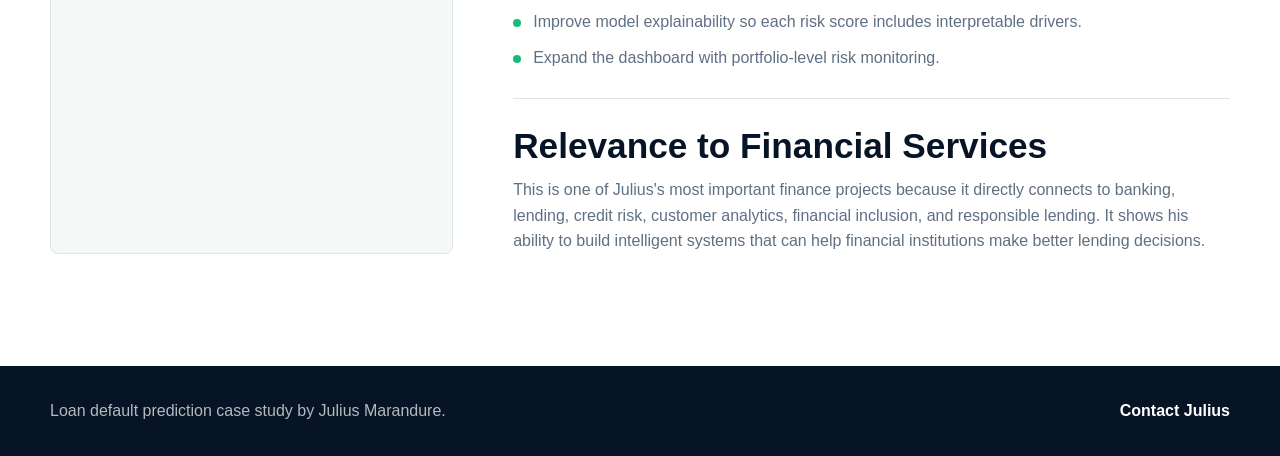
<file: case-studies/loan-default-prediction.html>
<!DOCTYPE html>
<html lang="en">
<head>
  <meta charset="UTF-8">
  <meta name="viewport" content="width=device-width, initial-scale=1.0">
  <meta name="description" content="Case study for Julius Marandure's Agentic AI Loan Default Prediction System using AI agents, Monte Carlo simulations, and credit risk modelling.">
  <title>Loan Default Prediction Case Study | Julius Marandure</title>
  <link rel="icon" href="../assets/favicon.svg" type="image/svg+xml">
  <link rel="stylesheet" href="../assets/css/styles.css">
</head>
<body>
  <header class="site-header">
    <div class="container nav-wrap">
      <a class="brand" href="../index.html" aria-label="Julius Marandure home">
        <span class="brand-mark">JM</span>
        <span class="brand-text"><strong>Julius Marandure</strong><small>AI & FinTech Builder</small></span>
      </a>
      <button class="nav-toggle" type="button" aria-label="Open navigation" aria-expanded="false"><svg viewBox="0 0 24 24" aria-hidden="true"><path d="M4 7h16M4 12h16M4 17h16"/></svg></button>
      <nav class="site-nav" aria-label="Primary navigation">
        <a href="../index.html">Home</a><a href="../about.html">About</a><a href="../projects.html">Projects</a><a href="../skills.html">Skills</a><a href="../finance-ai.html">Finance AI</a><a href="../contact.html">Contact</a>
      </nav>
    </div>
  </header>

  <main>
    <section class="case-hero">
      <div class="container case-hero-grid">
        <div>
          <span class="eyebrow">Case study</span>
          <h1>Agentic AI Loan Default Prediction System</h1>
          <p>An advanced AI-driven credit risk prediction system that uses agentic swarm behaviour, Monte Carlo simulations, and traditional AI models to predict default probability and support lending decisions.</p>
        </div>
        <aside class="case-summary">
          <div><strong>Domain</strong><span>Credit risk, banking, lending, responsible finance</span></div>
          <div><strong>Technologies</strong><span>Agentic AI, swarm systems, Monte Carlo simulation, ML, predictive analytics</span></div>
          <div><strong>Financial services relevance</strong><span>Strong alignment with lending decisions, customer analytics, risk management, and financial inclusion.</span></div>
        </aside>
      </div>
    </section>

    <section class="section">
      <div class="container content-grid">
        <aside class="side-note reveal">
          <h2>Core idea</h2>
          <p>Move beyond static credit scoring by combining historical prediction with simulated borrower behaviour under different financial conditions.</p>
          <a class="card-link" href="../projects.html">Back to projects <svg viewBox="0 0 24 24" aria-hidden="true"><path d="M5 12h14M13 6l6 6-6 6"/></svg></a>
        </aside>

        <div class="case-blocks">
          <section class="case-block reveal">
            <h2>Project Overview</h2>
            <p>The Agentic AI Loan Default Prediction System is designed to help lenders understand whether a borrower is likely to default. It blends traditional machine learning with agent-based borrower simulation and Monte Carlo scenario testing, producing probability of default scores, risk categories, and decision-support dashboard outputs.</p>
          </section>

          <section class="case-block reveal">
            <h2>Problem Statement</h2>
            <p>Traditional loan default prediction often relies on historical data and static model outputs. That can be useful, but it may not fully capture how a borrower's behaviour changes under income pressure, interest changes, emergencies, delayed payments, or macroeconomic stress. Julius's system addresses this by simulating multiple possible repayment futures.</p>
          </section>

          <section class="case-block reveal">
            <h2>Why the Project Matters</h2>
            <p>Credit risk decisions affect both institutions and customers. Better default prediction can help reduce non-performing loans while also supporting fairer, more responsible lending. A simulation-based approach can give decision-makers more context than a single static score.</p>
          </section>

          <section class="case-block reveal">
            <h2>System Architecture</h2>
            <p>The system architecture moves from borrower input to model prediction, simulation, and dashboard decision support.</p>
            <div class="architecture-flow" aria-label="Loan default prediction architecture">
              <span class="flow-node">User / Financial Institution Input</span><span class="flow-arrow">-&gt;</span>
              <span class="flow-node">Borrower Data</span><span class="flow-arrow">-&gt;</span>
              <span class="flow-node">Traditional AI Risk Model</span><span class="flow-arrow">-&gt;</span>
              <span class="flow-node">Agentic AI Borrower Simulation</span><span class="flow-arrow">-&gt;</span>
              <span class="flow-node">Monte Carlo Scenario Testing</span><span class="flow-arrow">-&gt;</span>
              <span class="flow-node">Probability of Default Score</span><span class="flow-arrow">-&gt;</span>
              <span class="flow-node">Risk Category</span><span class="flow-arrow">-&gt;</span>
              <span class="flow-node">Decision-Support Dashboard</span>
            </div>
          </section>

          <section class="case-block reveal">
            <h2>Data Flow</h2>
            <div class="data-flow-grid">
              <div class="data-step"><strong>1. Borrower profile</strong><span>Income, repayment history, debt exposure, loan amount, and borrower attributes are prepared for analysis.</span></div>
              <div class="data-step"><strong>2. Risk model</strong><span>A traditional model estimates base risk using historical patterns and predictive features.</span></div>
              <div class="data-step"><strong>3. Simulated futures</strong><span>Agentic borrower models are tested across many possible repayment scenarios.</span></div>
              <div class="data-step"><strong>4. Probability score</strong><span>Monte Carlo outputs are aggregated into a probability of default score.</span></div>
              <div class="data-step"><strong>5. Risk category</strong><span>The borrower is classified into risk bands for easier interpretation.</span></div>
              <div class="data-step"><strong>6. Dashboard</strong><span>The final output is shown in a lending decision-support interface.</span></div>
            </div>
          </section>

          <section class="case-block reveal">
            <h2>AI / Simulation Approach</h2>
            <p>The traditional AI model provides the baseline prediction. Agentic AI borrower agents then simulate how repayment behaviour could change under different conditions. Monte Carlo testing repeatedly samples possible scenarios to estimate how often default-like behaviour appears. This produces a more nuanced risk view than a single prediction alone.</p>
          </section>

          <section class="case-block reveal">
            <h2>Key Features</h2>
            <ul>
              <li>Uses AI agents to simulate borrower behaviour.</li>
              <li>Applies Monte Carlo simulations to test multiple repayment scenarios.</li>
              <li>Combines traditional machine learning with agentic AI reasoning.</li>
              <li>Predicts probability of default and assigns risk categories.</li>
              <li>Supports lending risk assessment through a clear dashboard.</li>
            </ul>
          </section>

          <section class="case-block reveal">
            <h2>Results or Expected Impact</h2>
            <p>The expected impact is improved credit decision quality, earlier identification of high-risk borrowers, better non-performing loan prevention, and stronger support for responsible lending. The system can help institutions make more informed decisions without relying only on static historical scoring.</p>
          </section>

          <section class="case-block reveal">
            <h2>Lessons Learned</h2>
            <p>Julius learned that credit risk prediction is not only a modelling problem. It is also a behavioural and scenario problem. A useful system must explain uncertainty, show decision-makers why a borrower is risky, and translate technical outputs into accessible business insight.</p>
          </section>

          <section class="case-block reveal">
            <h2>Future Improvements</h2>
            <ul>
              <li>Add richer borrower segmentation for different loan products.</li>
              <li>Include macroeconomic variables such as inflation, employment stress, and interest rate changes.</li>
              <li>Improve model explainability so each risk score includes interpretable drivers.</li>
              <li>Expand the dashboard with portfolio-level risk monitoring.</li>
            </ul>
          </section>

          <section class="case-block reveal">
            <h2>Relevance to Financial Services</h2>
            <p>This is one of Julius's most important finance projects because it directly connects to banking, lending, credit risk, customer analytics, financial inclusion, and responsible lending. It shows his ability to build intelligent systems that can help financial institutions make better lending decisions.</p>
          </section>
        </div>
      </div>
    </section>
  </main>

  <footer class="footer">
    <div class="container footer-inner">
      <p>Loan default prediction case study by Julius Marandure.</p>
      <a href="../contact.html">Contact Julius</a>
    </div>
  </footer>
  <div class="toast" role="status" aria-live="polite"></div>
  <script src="../assets/js/main.js"></script>
</body>
</html>
</file>
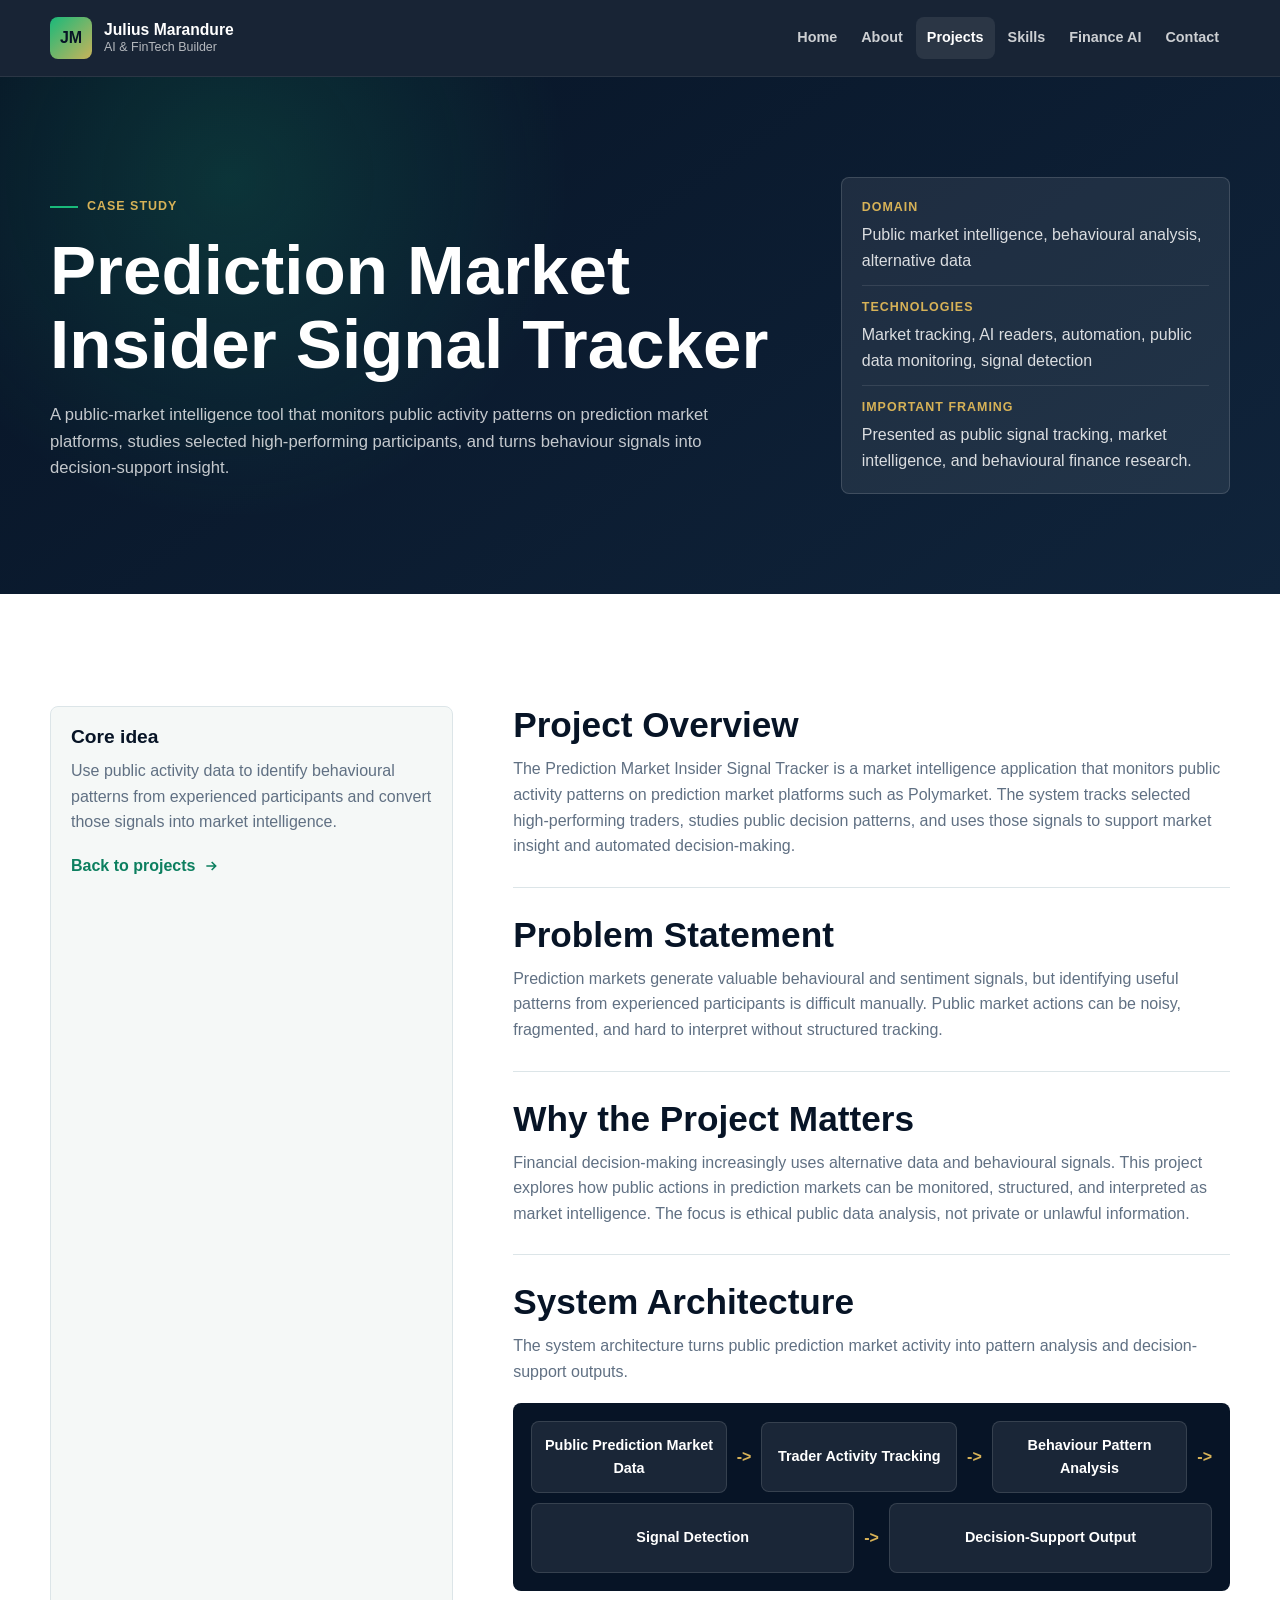
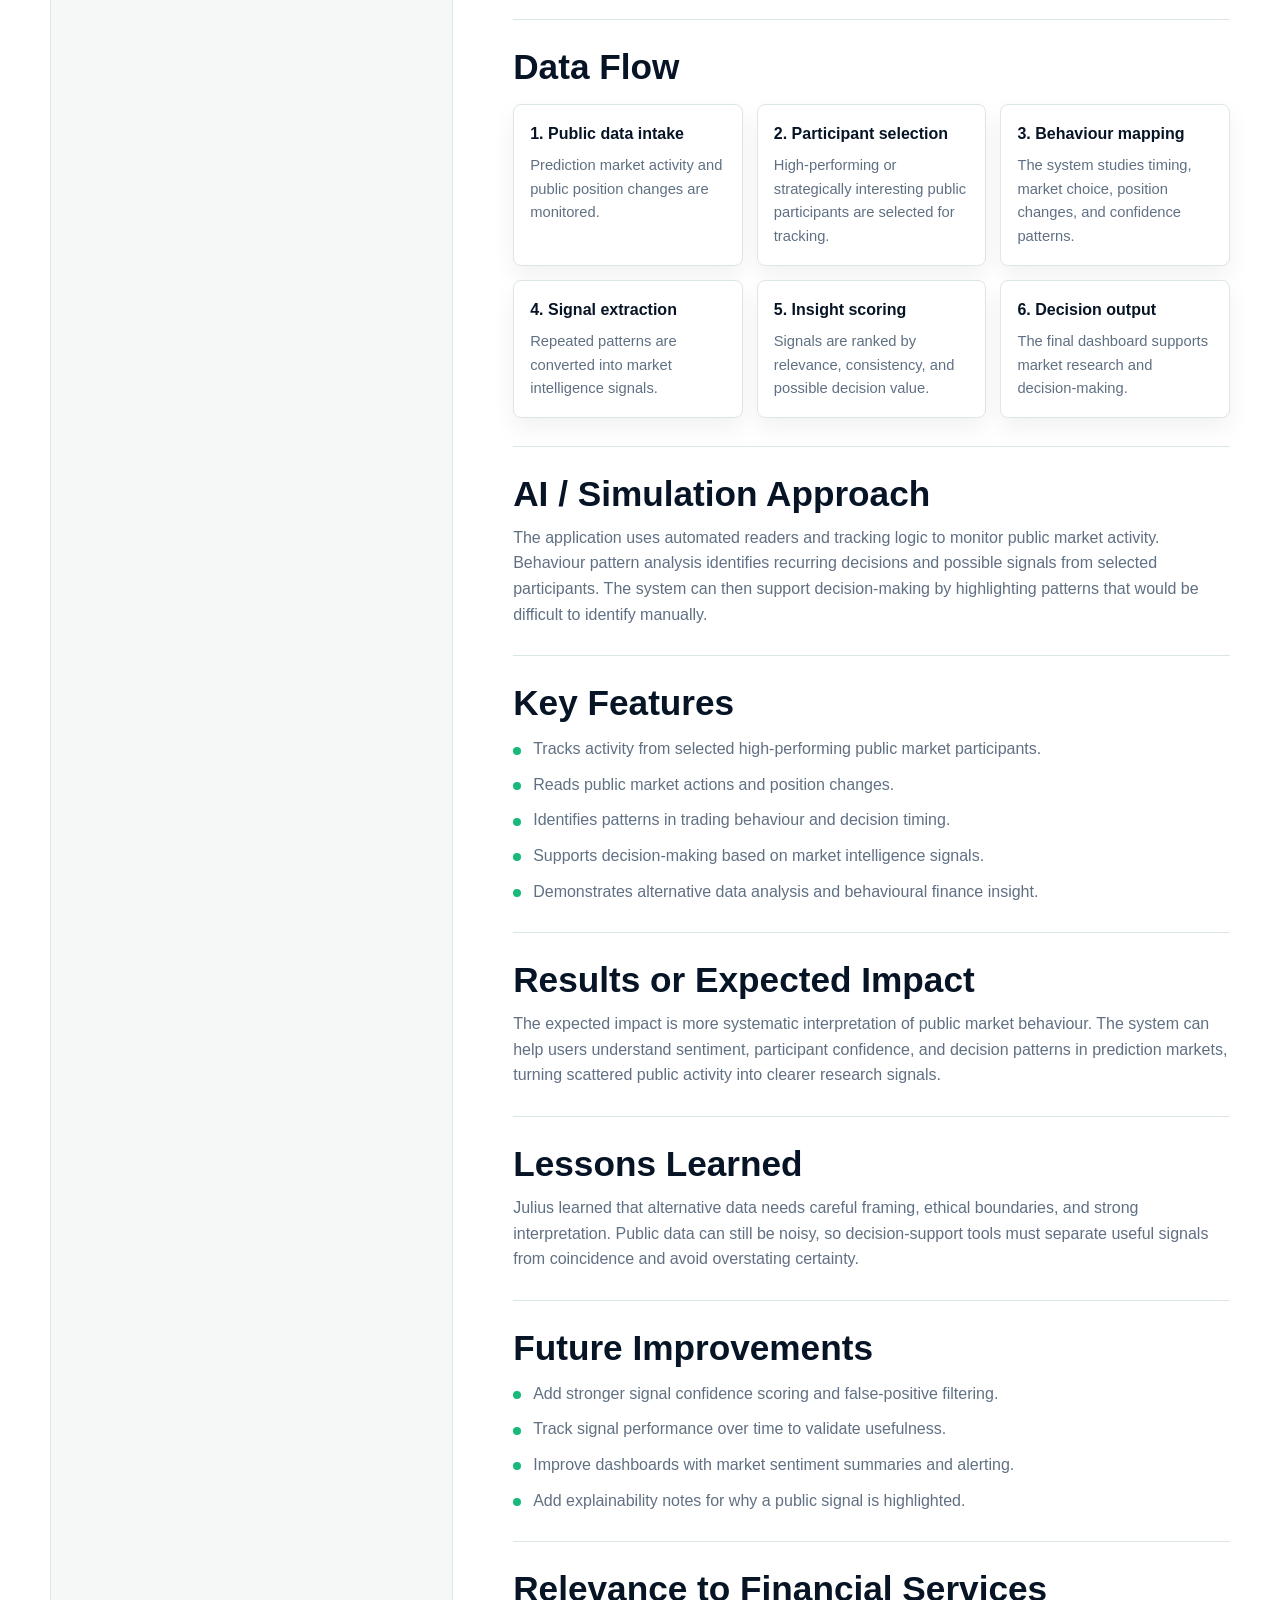
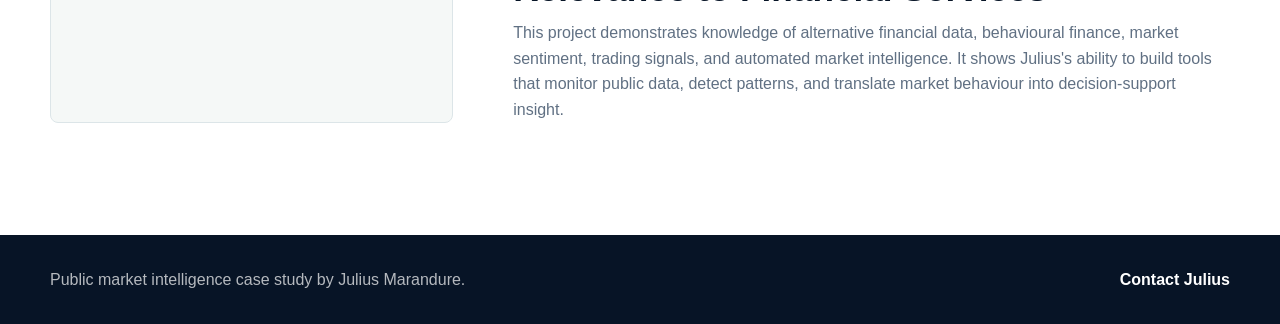
<file: case-studies/market-signal-tracker.html>
<!DOCTYPE html>
<html lang="en">
<head>
  <meta charset="UTF-8">
  <meta name="viewport" content="width=device-width, initial-scale=1.0">
  <meta name="description" content="Case study for Julius Marandure's Prediction Market Insider Signal Tracker, presented as public signal tracking, market intelligence, and behavioural analysis.">
  <title>Market Signal Tracker Case Study | Julius Marandure</title>
  <link rel="icon" href="../assets/favicon.svg" type="image/svg+xml">
  <link rel="stylesheet" href="../assets/css/styles.css">
</head>
<body>
  <header class="site-header">
    <div class="container nav-wrap">
      <a class="brand" href="../index.html" aria-label="Julius Marandure home">
        <span class="brand-mark">JM</span>
        <span class="brand-text"><strong>Julius Marandure</strong><small>AI & FinTech Builder</small></span>
      </a>
      <button class="nav-toggle" type="button" aria-label="Open navigation" aria-expanded="false"><svg viewBox="0 0 24 24" aria-hidden="true"><path d="M4 7h16M4 12h16M4 17h16"/></svg></button>
      <nav class="site-nav" aria-label="Primary navigation">
        <a href="../index.html">Home</a><a href="../about.html">About</a><a href="../projects.html">Projects</a><a href="../skills.html">Skills</a><a href="../finance-ai.html">Finance AI</a><a href="../contact.html">Contact</a>
      </nav>
    </div>
  </header>

  <main>
    <section class="case-hero">
      <div class="container case-hero-grid">
        <div>
          <span class="eyebrow">Case study</span>
          <h1>Prediction Market Insider Signal Tracker</h1>
          <p>A public-market intelligence tool that monitors public activity patterns on prediction market platforms, studies selected high-performing participants, and turns behaviour signals into decision-support insight.</p>
        </div>
        <aside class="case-summary">
          <div><strong>Domain</strong><span>Public market intelligence, behavioural analysis, alternative data</span></div>
          <div><strong>Technologies</strong><span>Market tracking, AI readers, automation, public data monitoring, signal detection</span></div>
          <div><strong>Important framing</strong><span>Presented as public signal tracking, market intelligence, and behavioural finance research.</span></div>
        </aside>
      </div>
    </section>

    <section class="section">
      <div class="container content-grid">
        <aside class="side-note reveal">
          <h2>Core idea</h2>
          <p>Use public activity data to identify behavioural patterns from experienced participants and convert those signals into market intelligence.</p>
          <a class="card-link" href="../projects.html">Back to projects <svg viewBox="0 0 24 24" aria-hidden="true"><path d="M5 12h14M13 6l6 6-6 6"/></svg></a>
        </aside>

        <div class="case-blocks">
          <section class="case-block reveal">
            <h2>Project Overview</h2>
            <p>The Prediction Market Insider Signal Tracker is a market intelligence application that monitors public activity patterns on prediction market platforms such as Polymarket. The system tracks selected high-performing traders, studies public decision patterns, and uses those signals to support market insight and automated decision-making.</p>
          </section>

          <section class="case-block reveal">
            <h2>Problem Statement</h2>
            <p>Prediction markets generate valuable behavioural and sentiment signals, but identifying useful patterns from experienced participants is difficult manually. Public market actions can be noisy, fragmented, and hard to interpret without structured tracking.</p>
          </section>

          <section class="case-block reveal">
            <h2>Why the Project Matters</h2>
            <p>Financial decision-making increasingly uses alternative data and behavioural signals. This project explores how public actions in prediction markets can be monitored, structured, and interpreted as market intelligence. The focus is ethical public data analysis, not private or unlawful information.</p>
          </section>

          <section class="case-block reveal">
            <h2>System Architecture</h2>
            <p>The system architecture turns public prediction market activity into pattern analysis and decision-support outputs.</p>
            <div class="architecture-flow" aria-label="Prediction market signal tracker architecture">
              <span class="flow-node">Public Prediction Market Data</span><span class="flow-arrow">-&gt;</span>
              <span class="flow-node">Trader Activity Tracking</span><span class="flow-arrow">-&gt;</span>
              <span class="flow-node">Behaviour Pattern Analysis</span><span class="flow-arrow">-&gt;</span>
              <span class="flow-node">Signal Detection</span><span class="flow-arrow">-&gt;</span>
              <span class="flow-node">Decision-Support Output</span>
            </div>
          </section>

          <section class="case-block reveal">
            <h2>Data Flow</h2>
            <div class="data-flow-grid">
              <div class="data-step"><strong>1. Public data intake</strong><span>Prediction market activity and public position changes are monitored.</span></div>
              <div class="data-step"><strong>2. Participant selection</strong><span>High-performing or strategically interesting public participants are selected for tracking.</span></div>
              <div class="data-step"><strong>3. Behaviour mapping</strong><span>The system studies timing, market choice, position changes, and confidence patterns.</span></div>
              <div class="data-step"><strong>4. Signal extraction</strong><span>Repeated patterns are converted into market intelligence signals.</span></div>
              <div class="data-step"><strong>5. Insight scoring</strong><span>Signals are ranked by relevance, consistency, and possible decision value.</span></div>
              <div class="data-step"><strong>6. Decision output</strong><span>The final dashboard supports market research and decision-making.</span></div>
            </div>
          </section>

          <section class="case-block reveal">
            <h2>AI / Simulation Approach</h2>
            <p>The application uses automated readers and tracking logic to monitor public market activity. Behaviour pattern analysis identifies recurring decisions and possible signals from selected participants. The system can then support decision-making by highlighting patterns that would be difficult to identify manually.</p>
          </section>

          <section class="case-block reveal">
            <h2>Key Features</h2>
            <ul>
              <li>Tracks activity from selected high-performing public market participants.</li>
              <li>Reads public market actions and position changes.</li>
              <li>Identifies patterns in trading behaviour and decision timing.</li>
              <li>Supports decision-making based on market intelligence signals.</li>
              <li>Demonstrates alternative data analysis and behavioural finance insight.</li>
            </ul>
          </section>

          <section class="case-block reveal">
            <h2>Results or Expected Impact</h2>
            <p>The expected impact is more systematic interpretation of public market behaviour. The system can help users understand sentiment, participant confidence, and decision patterns in prediction markets, turning scattered public activity into clearer research signals.</p>
          </section>

          <section class="case-block reveal">
            <h2>Lessons Learned</h2>
            <p>Julius learned that alternative data needs careful framing, ethical boundaries, and strong interpretation. Public data can still be noisy, so decision-support tools must separate useful signals from coincidence and avoid overstating certainty.</p>
          </section>

          <section class="case-block reveal">
            <h2>Future Improvements</h2>
            <ul>
              <li>Add stronger signal confidence scoring and false-positive filtering.</li>
              <li>Track signal performance over time to validate usefulness.</li>
              <li>Improve dashboards with market sentiment summaries and alerting.</li>
              <li>Add explainability notes for why a public signal is highlighted.</li>
            </ul>
          </section>

          <section class="case-block reveal">
            <h2>Relevance to Financial Services</h2>
            <p>This project demonstrates knowledge of alternative financial data, behavioural finance, market sentiment, trading signals, and automated market intelligence. It shows Julius's ability to build tools that monitor public data, detect patterns, and translate market behaviour into decision-support insight.</p>
          </section>
        </div>
      </div>
    </section>
  </main>

  <footer class="footer">
    <div class="container footer-inner">
      <p>Public market intelligence case study by Julius Marandure.</p>
      <a href="../contact.html">Contact Julius</a>
    </div>
  </footer>
  <div class="toast" role="status" aria-live="polite"></div>
  <script src="../assets/js/main.js"></script>
</body>
</html>
</file>
<file: assets/css/styles.css>
:root {
  --navy-950: #071426;
  --navy-900: #0a1a2f;
  --navy-800: #10243b;
  --navy-700: #16314f;
  --emerald: #19b97a;
  --emerald-dark: #0c7f5f;
  --emerald-soft: #dff7ed;
  --gold: #d7b257;
  --gold-soft: #fbf2da;
  --ink: #122033;
  --muted: #607083;
  --line: #dce5e8;
  --soft: #f5f8f7;
  --white: #ffffff;
  --shadow: 0 18px 55px rgba(7, 20, 38, .14);
  --section: clamp(68px, 9vw, 112px);
  --container: 1180px;
}

* {
  box-sizing: border-box;
}

html {
  scroll-behavior: smooth;
}

body {
  margin: 0;
  color: var(--ink);
  background: var(--white);
  font-family: "Segoe UI", Inter, Roboto, Arial, sans-serif;
  line-height: 1.6;
}

body.nav-open {
  overflow: hidden;
}

img,
svg {
  max-width: 100%;
}

a {
  color: inherit;
  text-decoration: none;
}

p {
  margin: 0;
}

.container {
  width: min(var(--container), calc(100% - 40px));
  margin: 0 auto;
}

.site-header {
  position: sticky;
  top: 0;
  z-index: 40;
  background: rgba(7, 20, 38, .93);
  border-bottom: 1px solid rgba(255, 255, 255, .08);
  backdrop-filter: blur(18px);
}

.nav-wrap {
  min-height: 76px;
  display: flex;
  align-items: center;
  justify-content: space-between;
  gap: 22px;
}

.brand {
  display: inline-flex;
  align-items: center;
  gap: 12px;
  color: var(--white);
  min-width: 230px;
}

.brand-mark {
  width: 42px;
  height: 42px;
  display: grid;
  place-items: center;
  flex: 0 0 42px;
  border-radius: 8px;
  background:
    linear-gradient(135deg, rgba(25, 185, 122, .95), rgba(215, 178, 87, .92)),
    var(--emerald);
  color: var(--navy-950);
  font-weight: 900;
  letter-spacing: 0;
}

.brand-text {
  display: grid;
  line-height: 1.12;
}

.brand-text strong {
  font-size: .98rem;
}

.brand-text small {
  color: rgba(255, 255, 255, .68);
  font-size: .78rem;
  margin-top: 3px;
}

.site-nav {
  display: flex;
  align-items: center;
  gap: 2px;
}

.site-nav a {
  color: rgba(255, 255, 255, .78);
  font-size: .9rem;
  font-weight: 700;
  padding: 9px 11px;
  border-radius: 8px;
  transition: color .2s ease, background .2s ease;
}

.site-nav a:hover,
.site-nav a.is-active {
  color: var(--white);
  background: rgba(255, 255, 255, .08);
}

.nav-toggle {
  display: none;
  width: 44px;
  height: 44px;
  border: 1px solid rgba(255, 255, 255, .16);
  border-radius: 8px;
  background: rgba(255, 255, 255, .06);
  color: var(--white);
}

.nav-toggle svg {
  width: 22px;
  height: 22px;
  stroke: currentColor;
  stroke-width: 2;
  fill: none;
}

.hero {
  position: relative;
  overflow: hidden;
  color: var(--white);
  background:
    radial-gradient(circle at 74% 18%, rgba(25, 185, 122, .2), transparent 30%),
    linear-gradient(145deg, var(--navy-950), var(--navy-900) 56%, #0f2a3d);
  padding: clamp(64px, 8vw, 104px) 0 clamp(46px, 6vw, 70px);
}

.hero::before {
  content: "";
  position: absolute;
  inset: 0;
  opacity: .24;
  background-image:
    linear-gradient(rgba(255, 255, 255, .08) 1px, transparent 1px),
    linear-gradient(90deg, rgba(255, 255, 255, .08) 1px, transparent 1px);
  background-size: 48px 48px;
  mask-image: linear-gradient(to bottom, #000, transparent 88%);
}

.hero-grid {
  position: relative;
  display: grid;
  grid-template-columns: minmax(0, 1.02fr) minmax(380px, .98fr);
  gap: clamp(36px, 6vw, 76px);
  align-items: center;
}

.hero-grid-single {
  grid-template-columns: minmax(0, 900px);
}

.eyebrow {
  display: inline-flex;
  align-items: center;
  gap: 9px;
  color: var(--gold);
  font-size: .78rem;
  font-weight: 800;
  text-transform: uppercase;
  letter-spacing: .08em;
}

.eyebrow::before {
  content: "";
  width: 28px;
  height: 2px;
  background: var(--emerald);
}

h1,
h2,
h3 {
  margin: 0;
  line-height: 1.08;
  letter-spacing: 0;
}

h1 {
  max-width: 790px;
  margin-top: 16px;
  font-size: clamp(2.65rem, 8vw, 6.4rem);
}

.hero-title {
  margin-top: 16px;
  color: rgba(255, 255, 255, .86);
  font-size: clamp(1.04rem, 2.1vw, 1.42rem);
  font-weight: 700;
}

.hero-meta {
  display: flex;
  flex-wrap: wrap;
  gap: 10px;
  margin-top: 18px;
}

.pill {
  display: inline-flex;
  align-items: center;
  gap: 8px;
  min-height: 34px;
  padding: 7px 11px;
  border-radius: 8px;
  background: rgba(255, 255, 255, .08);
  color: rgba(255, 255, 255, .82);
  border: 1px solid rgba(255, 255, 255, .12);
  font-size: .88rem;
  font-weight: 700;
}

.hero-lead {
  max-width: 720px;
  margin-top: 24px;
  color: rgba(255, 255, 255, .78);
  font-size: 1.04rem;
}

.hero-headline {
  max-width: 780px;
  margin-top: 24px;
  color: var(--white);
  font-size: clamp(1.14rem, 2vw, 1.56rem);
  font-weight: 800;
}

.cta-row {
  display: flex;
  flex-wrap: wrap;
  gap: 12px;
  margin-top: 30px;
}

.btn {
  display: inline-flex;
  align-items: center;
  justify-content: center;
  gap: 9px;
  min-height: 46px;
  padding: 12px 16px;
  border: 1px solid transparent;
  border-radius: 8px;
  font-weight: 850;
  line-height: 1;
  cursor: pointer;
  transition: transform .2s ease, box-shadow .2s ease, background .2s ease, border-color .2s ease;
}

.btn svg {
  width: 18px;
  height: 18px;
  stroke: currentColor;
  stroke-width: 2.2;
  fill: none;
  flex: 0 0 auto;
}

.btn:hover {
  transform: translateY(-2px);
}

.btn-primary {
  color: var(--navy-950);
  background: var(--emerald);
  box-shadow: 0 14px 34px rgba(25, 185, 122, .25);
}

.btn-secondary {
  color: var(--white);
  border-color: rgba(255, 255, 255, .18);
  background: rgba(255, 255, 255, .08);
}

.btn-light {
  color: var(--navy-950);
  background: var(--white);
  border-color: var(--line);
}

.btn-gold {
  color: var(--navy-950);
  background: var(--gold);
  box-shadow: 0 14px 34px rgba(215, 178, 87, .18);
}

.hero-proof {
  display: grid;
  grid-template-columns: repeat(4, minmax(0, 1fr));
  gap: 10px;
  margin-top: 34px;
}

.proof-item {
  padding: 13px;
  border-radius: 8px;
  background: rgba(255, 255, 255, .07);
  border: 1px solid rgba(255, 255, 255, .12);
}

.proof-item strong {
  display: block;
  color: var(--white);
  font-size: 1.05rem;
}

.proof-item span {
  display: block;
  margin-top: 2px;
  color: rgba(255, 255, 255, .64);
  font-size: .78rem;
}

.dashboard-shell {
  position: relative;
  border-radius: 8px;
  padding: 18px;
  background: linear-gradient(180deg, rgba(255, 255, 255, .14), rgba(255, 255, 255, .05));
  border: 1px solid rgba(255, 255, 255, .17);
  box-shadow: 0 24px 80px rgba(0, 0, 0, .3);
}

.dashboard-top {
  display: flex;
  align-items: center;
  justify-content: space-between;
  margin-bottom: 16px;
}

.window-dots {
  display: flex;
  gap: 6px;
}

.window-dots span {
  width: 9px;
  height: 9px;
  border-radius: 999px;
  background: rgba(255, 255, 255, .42);
}

.dashboard-label {
  color: rgba(255, 255, 255, .66);
  font-size: .76rem;
  font-weight: 800;
  text-transform: uppercase;
  letter-spacing: .08em;
}

.metric-grid {
  display: grid;
  grid-template-columns: repeat(3, minmax(0, 1fr));
  gap: 10px;
}

.metric-tile {
  min-height: 92px;
  padding: 12px;
  border-radius: 8px;
  background: rgba(7, 20, 38, .72);
  border: 1px solid rgba(255, 255, 255, .1);
}

.metric-tile span {
  color: rgba(255, 255, 255, .58);
  font-size: .73rem;
  font-weight: 700;
}

.metric-tile strong {
  display: block;
  margin-top: 8px;
  color: var(--white);
  font-size: 1.35rem;
  line-height: 1;
}

.metric-tile em {
  display: block;
  margin-top: 9px;
  color: var(--emerald);
  font-size: .78rem;
  font-style: normal;
  font-weight: 800;
}

.analytics-grid {
  display: grid;
  grid-template-columns: 1.2fr .8fr;
  gap: 10px;
  margin-top: 10px;
}

.chart-panel,
.network-panel,
.risk-panel {
  border-radius: 8px;
  background: rgba(7, 20, 38, .72);
  border: 1px solid rgba(255, 255, 255, .1);
  overflow: hidden;
}

.chart-panel {
  min-height: 192px;
  padding: 14px;
}

.panel-title {
  display: flex;
  align-items: center;
  justify-content: space-between;
  color: rgba(255, 255, 255, .78);
  font-size: .78rem;
  font-weight: 800;
  margin-bottom: 12px;
}

.panel-title span:last-child {
  color: var(--gold);
}

.curve-chart {
  display: block;
  width: 100%;
  height: 138px;
}

.curve-chart path {
  fill: none;
  stroke-linecap: round;
  stroke-linejoin: round;
}

.curve-chart .grid-line {
  stroke: rgba(255, 255, 255, .12);
  stroke-width: 1;
}

.curve-chart .curve-a {
  stroke: var(--emerald);
  stroke-width: 4;
  stroke-dasharray: 420;
  animation: drawLine 2.4s ease both;
}

.curve-chart .curve-b {
  stroke: var(--gold);
  stroke-width: 3;
  stroke-dasharray: 320;
  animation: drawLine 2.7s .35s ease both;
}

.network-panel {
  min-height: 192px;
  position: relative;
  padding: 14px;
}

.network-map {
  position: absolute;
  inset: 44px 16px 16px;
}

.node {
  position: absolute;
  width: 12px;
  height: 12px;
  border-radius: 50%;
  background: var(--emerald);
  box-shadow: 0 0 0 7px rgba(25, 185, 122, .12), 0 0 22px rgba(25, 185, 122, .55);
  animation: pulseNode 2.6s ease-in-out infinite;
}

.node.gold {
  background: var(--gold);
  box-shadow: 0 0 0 7px rgba(215, 178, 87, .12), 0 0 22px rgba(215, 178, 87, .45);
}

.network-line {
  position: absolute;
  height: 1px;
  background: linear-gradient(90deg, rgba(25, 185, 122, .18), rgba(215, 178, 87, .64));
  transform-origin: left center;
}

.risk-panel {
  grid-column: 1 / -1;
  padding: 14px;
}

.risk-bars {
  display: grid;
  gap: 10px;
}

.risk-bar {
  display: grid;
  grid-template-columns: 94px 1fr 44px;
  gap: 10px;
  align-items: center;
  color: rgba(255, 255, 255, .72);
  font-size: .78rem;
  font-weight: 700;
}

.bar-track {
  height: 10px;
  border-radius: 999px;
  background: rgba(255, 255, 255, .09);
  overflow: hidden;
}

.bar-fill {
  display: block;
  height: 100%;
  border-radius: inherit;
  background: linear-gradient(90deg, var(--emerald), var(--gold));
  transform-origin: left center;
  animation: fillBar 1.2s ease both;
}

.section {
  padding: var(--section) 0;
}

.section-soft {
  background: var(--soft);
}

.section-dark {
  color: var(--white);
  background:
    radial-gradient(circle at 20% 0%, rgba(25, 185, 122, .18), transparent 30%),
    linear-gradient(145deg, var(--navy-950), var(--navy-800));
}

.section-head {
  display: grid;
  gap: 16px;
  max-width: 820px;
  margin-bottom: 36px;
}

.section-head.center {
  margin-left: auto;
  margin-right: auto;
  text-align: center;
}

.section-head.center .eyebrow {
  justify-content: center;
}

.section-head.center .eyebrow::before {
  display: none;
}

.section-head h2 {
  color: inherit;
  font-size: clamp(2rem, 4.2vw, 3.6rem);
}

.section-head p {
  color: var(--muted);
  font-size: 1.02rem;
}

.section-dark .section-head p,
.section-dark .muted,
.section-dark .split-copy p {
  color: rgba(255, 255, 255, .72);
}

.split-grid {
  display: grid;
  grid-template-columns: minmax(0, .92fr) minmax(0, 1.08fr);
  gap: clamp(28px, 6vw, 68px);
  align-items: start;
}

.split-grid-narrow {
  grid-template-columns: minmax(0, 860px);
}

.split-copy {
  display: grid;
  gap: 18px;
}

.split-copy h2 {
  font-size: clamp(2rem, 4vw, 3.25rem);
}

.split-copy p {
  color: var(--muted);
}

.insight-list {
  display: grid;
  gap: 12px;
}

.insight-item {
  display: grid;
  grid-template-columns: 34px 1fr;
  gap: 12px;
  align-items: start;
}

.insight-icon {
  width: 34px;
  height: 34px;
  display: grid;
  place-items: center;
  border-radius: 8px;
  color: var(--emerald-dark);
  background: var(--emerald-soft);
}

.insight-icon svg {
  width: 18px;
  height: 18px;
  stroke: currentColor;
  stroke-width: 2.2;
  fill: none;
}

.insight-item strong {
  display: block;
  margin-bottom: 2px;
}

.insight-item span {
  color: var(--muted);
  font-size: .94rem;
}

.profile-panel,
.signal-panel,
.alignment-panel,
.contact-panel {
  border-radius: 8px;
  background: var(--white);
  border: 1px solid var(--line);
  box-shadow: var(--shadow);
}

.profile-panel {
  padding: clamp(20px, 4vw, 34px);
}

.profile-grid {
  display: grid;
  grid-template-columns: repeat(2, minmax(0, 1fr));
  gap: 12px;
}

.profile-stat {
  padding: 16px;
  border-radius: 8px;
  background: var(--soft);
  border: 1px solid var(--line);
}

.profile-stat strong {
  display: block;
  color: var(--navy-950);
  font-size: 1.4rem;
}

.profile-stat span {
  color: var(--muted);
  font-size: .84rem;
}

.project-grid {
  display: grid;
  grid-template-columns: repeat(3, minmax(0, 1fr));
  gap: 18px;
}

.project-card {
  display: flex;
  flex-direction: column;
  min-height: 100%;
  padding: 20px;
  border-radius: 8px;
  background: var(--white);
  border: 1px solid var(--line);
  box-shadow: 0 12px 34px rgba(7, 20, 38, .08);
  transition: transform .25s ease, box-shadow .25s ease, border-color .25s ease;
}

.project-card:hover {
  transform: translateY(-6px);
  border-color: rgba(25, 185, 122, .45);
  box-shadow: 0 22px 58px rgba(7, 20, 38, .14);
}

.project-kicker {
  display: inline-flex;
  align-items: center;
  width: fit-content;
  min-height: 28px;
  padding: 5px 9px;
  border-radius: 8px;
  color: var(--emerald-dark);
  background: var(--emerald-soft);
  font-size: .72rem;
  font-weight: 900;
  text-transform: uppercase;
  letter-spacing: .07em;
}

.project-card h3 {
  margin-top: 16px;
  color: var(--navy-950);
  font-size: 1.34rem;
}

.project-card p {
  margin-top: 12px;
  color: var(--muted);
  font-size: .95rem;
}

.project-detail-list {
  display: grid;
  gap: 10px;
  margin: 16px 0 18px;
}

.project-detail-list div {
  padding-top: 10px;
  border-top: 1px solid var(--line);
}

.project-detail-list strong {
  display: block;
  color: var(--ink);
  font-size: .82rem;
  text-transform: uppercase;
  letter-spacing: .06em;
}

.project-detail-list span {
  display: block;
  margin-top: 4px;
  color: var(--muted);
  font-size: .9rem;
}

.tag-list {
  display: flex;
  flex-wrap: wrap;
  gap: 8px;
  margin-top: auto;
}

.tag {
  display: inline-flex;
  align-items: center;
  min-height: 28px;
  padding: 5px 9px;
  border-radius: 8px;
  color: #244338;
  background: #eef5f1;
  font-size: .78rem;
  font-weight: 750;
}

.card-link {
  display: inline-flex;
  align-items: center;
  gap: 8px;
  margin-top: 18px;
  color: var(--emerald-dark);
  font-weight: 900;
}

.card-link svg {
  width: 16px;
  height: 16px;
  stroke: currentColor;
  stroke-width: 2.4;
  fill: none;
  transition: transform .2s ease;
}

.project-card:hover .card-link svg {
  transform: translateX(3px);
}

.timeline {
  position: relative;
  display: grid;
  gap: 18px;
  max-width: 940px;
  margin: 0 auto;
}

.timeline::before {
  content: "";
  position: absolute;
  left: 22px;
  top: 10px;
  bottom: 10px;
  width: 2px;
  background: linear-gradient(var(--emerald), var(--gold));
}

.timeline-item {
  position: relative;
  display: grid;
  grid-template-columns: 66px 1fr;
  gap: 18px;
}

.timeline-step {
  position: relative;
  z-index: 1;
  width: 46px;
  height: 46px;
  display: grid;
  place-items: center;
  border-radius: 8px;
  color: var(--navy-950);
  background: var(--gold);
  font-weight: 900;
  box-shadow: 0 0 0 8px var(--soft);
}

.timeline-content {
  padding: 20px;
  border-radius: 8px;
  background: var(--white);
  border: 1px solid var(--line);
}

.timeline-content h3 {
  color: var(--navy-950);
  font-size: 1.12rem;
}

.timeline-content p {
  margin-top: 8px;
  color: var(--muted);
}

.skills-grid {
  display: grid;
  grid-template-columns: repeat(4, minmax(0, 1fr));
  gap: 16px;
}

.skill-group {
  padding: 20px;
  border-radius: 8px;
  background: var(--white);
  border: 1px solid var(--line);
  box-shadow: 0 10px 28px rgba(7, 20, 38, .06);
}

.skill-group h3 {
  color: var(--navy-950);
  font-size: 1.04rem;
}

.skill-group ul {
  display: grid;
  gap: 9px;
  margin: 15px 0 0;
  padding: 0;
  list-style: none;
}

.skill-group li {
  position: relative;
  padding-left: 18px;
  color: var(--muted);
  font-size: .93rem;
}

.skill-group li::before {
  content: "";
  position: absolute;
  left: 0;
  top: .65em;
  width: 7px;
  height: 7px;
  border-radius: 999px;
  background: var(--emerald);
}

.alignment-panel {
  display: grid;
  grid-template-columns: .78fr 1.22fr;
  gap: 28px;
  padding: clamp(22px, 4vw, 38px);
  align-items: center;
}

.alignment-badge {
  padding: 20px;
  border-radius: 8px;
  color: var(--white);
  background: linear-gradient(145deg, var(--navy-950), var(--navy-700));
}

.alignment-badge strong {
  display: block;
  font-size: clamp(1.6rem, 4vw, 2.7rem);
  line-height: 1.04;
}

.alignment-badge span {
  display: block;
  margin-top: 14px;
  color: var(--gold);
  font-weight: 850;
}

.alignment-copy {
  display: grid;
  gap: 15px;
}

.alignment-copy p {
  color: var(--muted);
}

.focus-grid {
  display: grid;
  grid-template-columns: repeat(4, minmax(0, 1fr));
  gap: 12px;
  margin-top: 20px;
}

.focus-tile {
  padding: 15px;
  min-height: 94px;
  border-radius: 8px;
  background: var(--soft);
  border: 1px solid var(--line);
}

.focus-tile strong {
  display: block;
  color: var(--navy-950);
  line-height: 1.2;
}

.focus-tile span {
  display: block;
  margin-top: 7px;
  color: var(--muted);
  font-size: .83rem;
}

.signal-panel {
  padding: 20px;
}

.signal-chart {
  display: grid;
  grid-template-columns: repeat(12, 1fr);
  gap: 8px;
  align-items: end;
  height: 210px;
}

.signal-bar {
  border-radius: 8px 8px 0 0;
  background: linear-gradient(180deg, var(--emerald), var(--gold));
  min-height: 20px;
  animation: fillColumn 1.1s ease both;
}

.page-hero {
  color: var(--white);
  background:
    radial-gradient(circle at 78% 12%, rgba(215, 178, 87, .15), transparent 30%),
    linear-gradient(145deg, var(--navy-950), var(--navy-800));
  padding: clamp(62px, 8vw, 102px) 0;
}

.page-hero-inner {
  max-width: 900px;
}

.page-hero h1 {
  font-size: clamp(2.35rem, 6vw, 5.2rem);
}

.page-hero p {
  margin-top: 20px;
  color: rgba(255, 255, 255, .76);
  font-size: clamp(1rem, 2vw, 1.18rem);
}

.case-hero {
  padding: clamp(62px, 8vw, 100px) 0;
  color: var(--white);
  background:
    radial-gradient(circle at 18% 20%, rgba(25, 185, 122, .18), transparent 30%),
    linear-gradient(145deg, var(--navy-950), var(--navy-800));
}

.case-hero-grid {
  display: grid;
  grid-template-columns: minmax(0, 1fr) minmax(320px, .54fr);
  gap: clamp(28px, 6vw, 70px);
  align-items: center;
}

.case-hero h1 {
  font-size: clamp(2.2rem, 5.4vw, 4.8rem);
}

.case-hero p {
  margin-top: 20px;
  color: rgba(255, 255, 255, .76);
  font-size: 1.04rem;
}

.case-summary {
  display: grid;
  gap: 12px;
  padding: 20px;
  border-radius: 8px;
  background: rgba(255, 255, 255, .08);
  border: 1px solid rgba(255, 255, 255, .14);
}

.case-summary div {
  padding-bottom: 12px;
  border-bottom: 1px solid rgba(255, 255, 255, .1);
}

.case-summary div:last-child {
  padding-bottom: 0;
  border-bottom: 0;
}

.case-summary strong {
  display: block;
  color: var(--gold);
  font-size: .78rem;
  text-transform: uppercase;
  letter-spacing: .08em;
}

.case-summary span {
  display: block;
  margin-top: 4px;
  color: rgba(255, 255, 255, .84);
}

.content-grid {
  display: grid;
  grid-template-columns: minmax(0, .72fr) minmax(0, 1.28fr);
  gap: clamp(28px, 5vw, 60px);
}

.side-note {
  position: sticky;
  top: 98px;
  padding: 20px;
  border-radius: 8px;
  background: var(--soft);
  border: 1px solid var(--line);
}

.side-note h2 {
  color: var(--navy-950);
  font-size: 1.2rem;
}

.side-note p {
  margin-top: 10px;
  color: var(--muted);
}

.case-blocks {
  display: grid;
  gap: 28px;
}

.case-block {
  padding-bottom: 28px;
  border-bottom: 1px solid var(--line);
}

.case-block:last-child {
  padding-bottom: 0;
  border-bottom: 0;
}

.case-block h2 {
  color: var(--navy-950);
  font-size: clamp(1.45rem, 3vw, 2.2rem);
}

.case-block p {
  margin-top: 12px;
  color: var(--muted);
}

.case-block ul {
  display: grid;
  gap: 10px;
  margin: 14px 0 0;
  padding: 0;
  list-style: none;
}

.case-block li {
  position: relative;
  padding-left: 20px;
  color: var(--muted);
}

.case-block li::before {
  content: "";
  position: absolute;
  left: 0;
  top: .65em;
  width: 8px;
  height: 8px;
  border-radius: 999px;
  background: var(--emerald);
}

.architecture-flow {
  display: flex;
  flex-wrap: wrap;
  gap: 10px;
  align-items: center;
  margin-top: 18px;
  padding: 18px;
  border-radius: 8px;
  background: var(--navy-950);
}

.flow-node {
  flex: 1 1 155px;
  min-height: 70px;
  display: grid;
  place-items: center;
  padding: 12px;
  text-align: center;
  border-radius: 8px;
  color: var(--white);
  background: rgba(255, 255, 255, .08);
  border: 1px solid rgba(255, 255, 255, .12);
  font-weight: 800;
  font-size: .9rem;
}

.flow-arrow {
  color: var(--gold);
  font-weight: 900;
}

.data-flow-grid {
  display: grid;
  grid-template-columns: repeat(3, minmax(0, 1fr));
  gap: 14px;
  margin-top: 18px;
}

.data-step {
  min-height: 126px;
  padding: 16px;
  border-radius: 8px;
  background: var(--white);
  border: 1px solid var(--line);
  box-shadow: 0 10px 24px rgba(7, 20, 38, .06);
}

.data-step strong {
  display: block;
  color: var(--navy-950);
}

.data-step span {
  display: block;
  margin-top: 8px;
  color: var(--muted);
  font-size: .92rem;
}

.contact-grid {
  display: grid;
  grid-template-columns: minmax(0, .88fr) minmax(0, 1.12fr);
  gap: clamp(28px, 5vw, 58px);
  align-items: start;
}

.contact-panel {
  padding: clamp(20px, 4vw, 34px);
}

.contact-list {
  display: grid;
  gap: 14px;
}

.contact-item {
  display: grid;
  grid-template-columns: 42px 1fr;
  gap: 12px;
  align-items: center;
  padding: 12px;
  border-radius: 8px;
  border: 1px solid var(--line);
  background: var(--soft);
}

.contact-icon {
  width: 42px;
  height: 42px;
  display: grid;
  place-items: center;
  border-radius: 8px;
  color: var(--navy-950);
  background: var(--gold-soft);
}

.contact-icon svg {
  width: 20px;
  height: 20px;
  stroke: currentColor;
  stroke-width: 2.2;
  fill: none;
}

.contact-item strong {
  display: block;
  color: var(--navy-950);
}

.contact-item span,
.contact-item a {
  display: block;
  margin-top: 2px;
  color: var(--muted);
  overflow-wrap: anywhere;
}

.footer {
  color: rgba(255, 255, 255, .7);
  background: var(--navy-950);
  padding: 32px 0;
}

.footer-inner {
  display: flex;
  align-items: center;
  justify-content: space-between;
  gap: 18px;
}

.footer a {
  color: var(--white);
  font-weight: 800;
}

.toast {
  position: fixed;
  right: 20px;
  bottom: 20px;
  z-index: 70;
  max-width: 320px;
  padding: 12px 14px;
  border-radius: 8px;
  color: var(--white);
  background: var(--navy-950);
  box-shadow: var(--shadow);
  transform: translateY(18px);
  opacity: 0;
  pointer-events: none;
  transition: transform .22s ease, opacity .22s ease;
}

.toast.is-visible {
  transform: translateY(0);
  opacity: 1;
}

.reveal {
  opacity: 0;
  transform: translateY(18px);
  transition: opacity .65s ease, transform .65s ease;
}

.reveal.is-visible {
  opacity: 1;
  transform: translateY(0);
}

@keyframes drawLine {
  from {
    stroke-dashoffset: 420;
  }
  to {
    stroke-dashoffset: 0;
  }
}

@keyframes pulseNode {
  0%,
  100% {
    transform: scale(1);
  }
  50% {
    transform: scale(1.18);
  }
}

@keyframes fillBar {
  from {
    transform: scaleX(.12);
  }
  to {
    transform: scaleX(1);
  }
}

@keyframes fillColumn {
  from {
    transform: scaleY(.16);
    transform-origin: bottom;
  }
  to {
    transform: scaleY(1);
    transform-origin: bottom;
  }
}

@media (max-width: 1040px) {
  .hero-grid,
  .case-hero-grid,
  .split-grid,
  .alignment-panel,
  .contact-grid,
  .content-grid {
    grid-template-columns: 1fr;
  }

  .hero-grid {
    align-items: start;
  }

  .project-grid,
  .skills-grid {
    grid-template-columns: repeat(2, minmax(0, 1fr));
  }

  .focus-grid,
  .data-flow-grid {
    grid-template-columns: repeat(2, minmax(0, 1fr));
  }

  .side-note {
    position: static;
  }
}

@media (max-width: 820px) {
  .nav-toggle {
    display: grid;
    place-items: center;
  }

  .site-nav {
    position: fixed;
    inset: 76px 0 auto;
    display: grid;
    gap: 0;
    padding: 12px 20px 18px;
    background: rgba(7, 20, 38, .98);
    border-bottom: 1px solid rgba(255, 255, 255, .1);
    transform: translateY(-120%);
    transition: transform .24s ease;
  }

  .nav-open .site-nav {
    transform: translateY(0);
  }

  .site-nav a {
    padding: 13px 12px;
  }

  .hero-proof,
  .metric-grid,
  .analytics-grid,
  .project-grid,
  .skills-grid,
  .focus-grid,
  .data-flow-grid,
  .profile-grid {
    grid-template-columns: 1fr;
  }

  .dashboard-shell {
    padding: 14px;
  }

  .risk-bar {
    grid-template-columns: 78px 1fr 38px;
    gap: 8px;
  }

  .brand {
    min-width: auto;
  }

  .brand-text small {
    display: none;
  }

  .timeline::before {
    left: 18px;
  }

  .timeline-item {
    grid-template-columns: 52px 1fr;
  }

  .timeline-step {
    width: 38px;
    height: 38px;
    box-shadow: 0 0 0 8px var(--soft);
  }

  .footer-inner {
    display: grid;
  }
}

@media (max-width: 560px) {
  .container {
    width: min(100% - 28px, var(--container));
  }

  .hero,
  .page-hero,
  .case-hero {
    padding-top: 48px;
  }

  h1 {
    font-size: clamp(2.45rem, 16vw, 4rem);
  }

  .cta-row,
  .btn {
    width: 100%;
  }

  .btn {
    min-height: 48px;
  }

  .flow-arrow {
    width: 100%;
    text-align: center;
    transform: rotate(90deg);
  }

  .contact-item {
    grid-template-columns: 1fr;
  }

  .toast {
    right: 14px;
    left: 14px;
    max-width: none;
  }
}

@media (prefers-reduced-motion: reduce) {
  *,
  *::before,
  *::after {
    animation-duration: .01ms !important;
    animation-iteration-count: 1 !important;
    scroll-behavior: auto !important;
    transition-duration: .01ms !important;
  }
}
</file>
